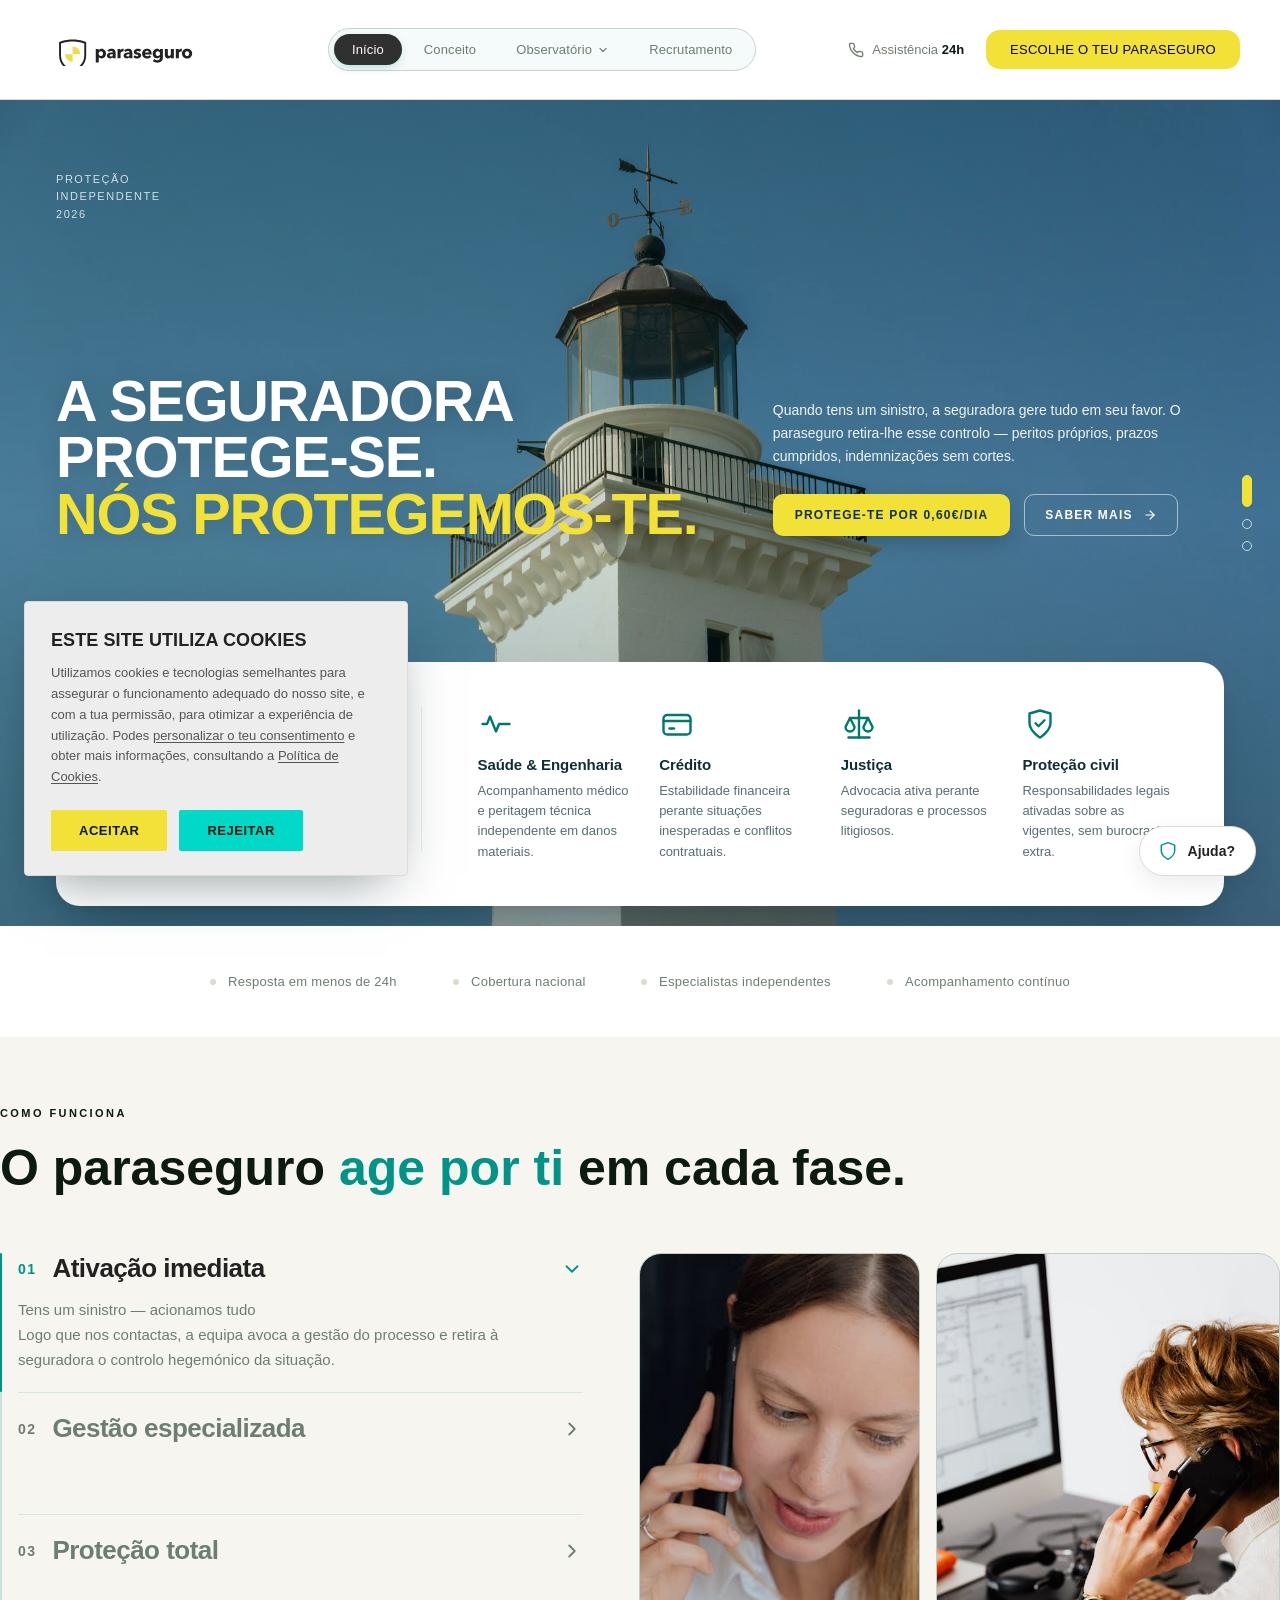
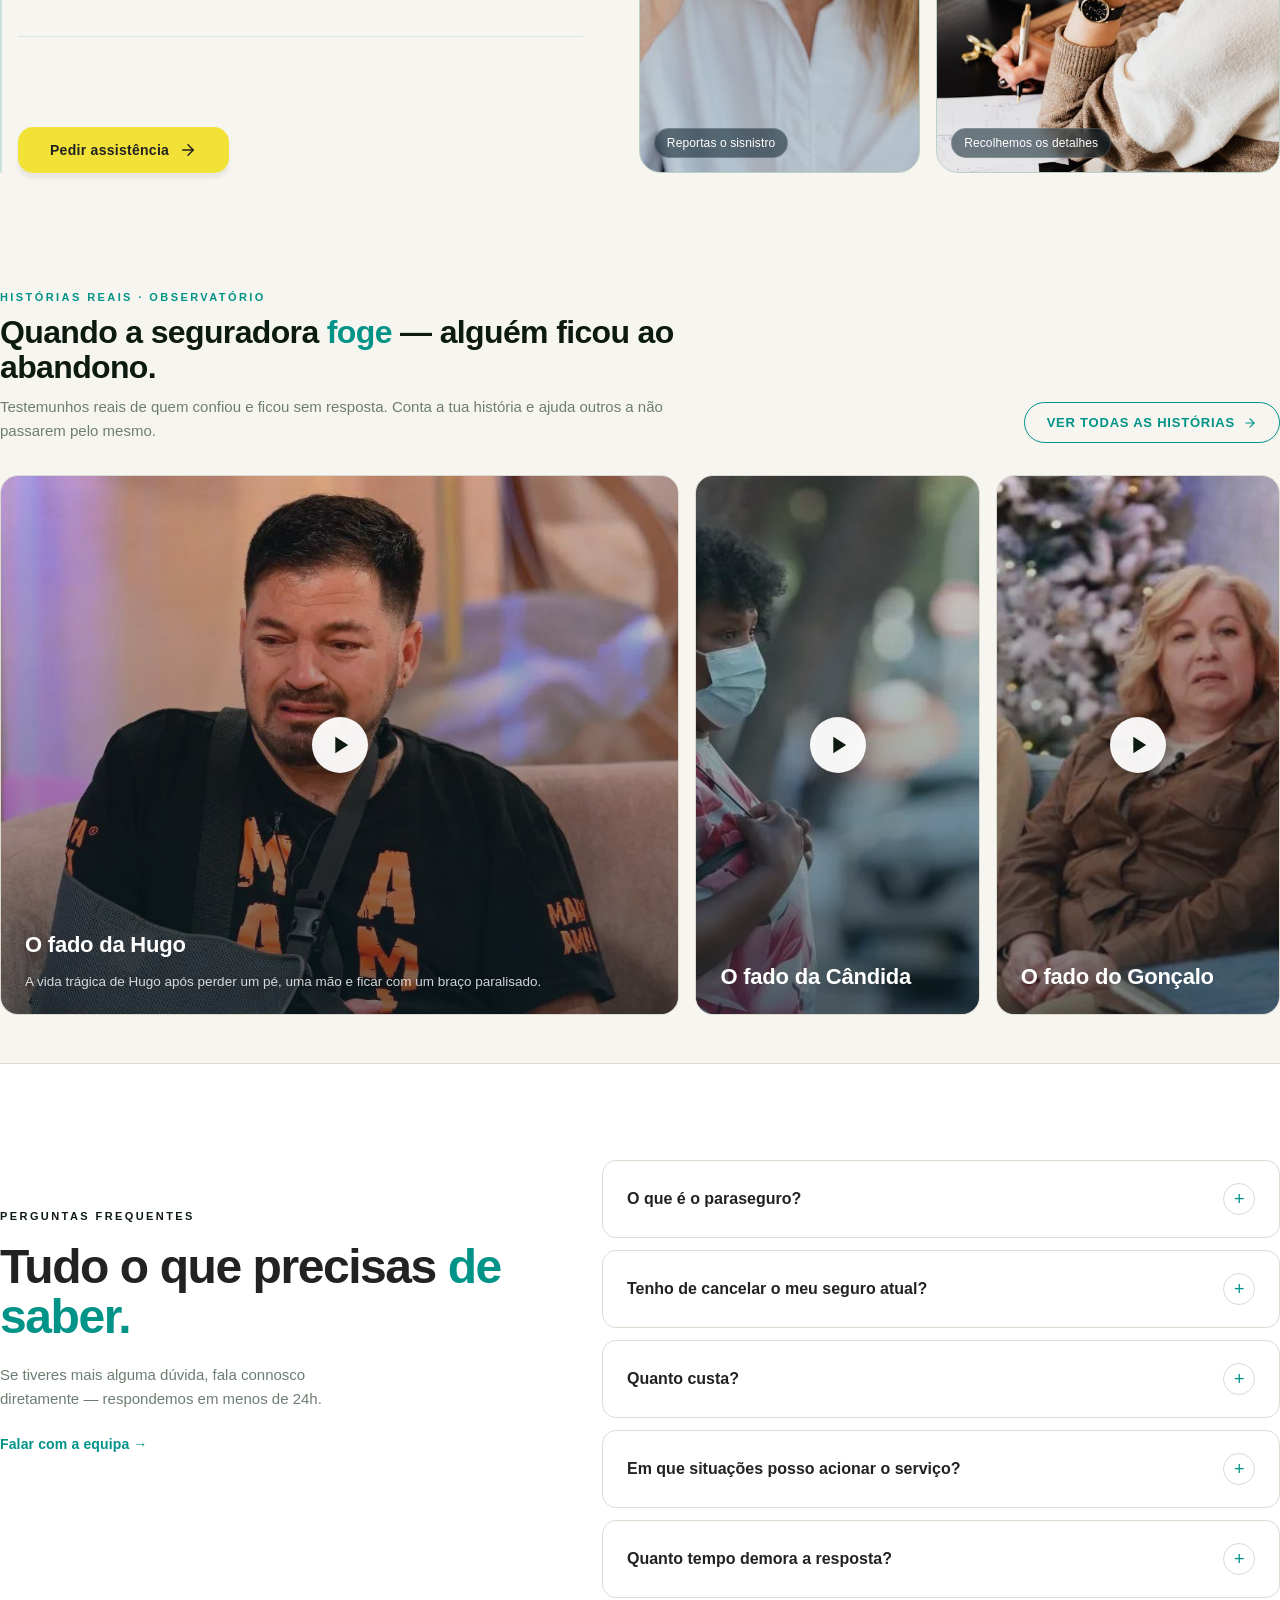
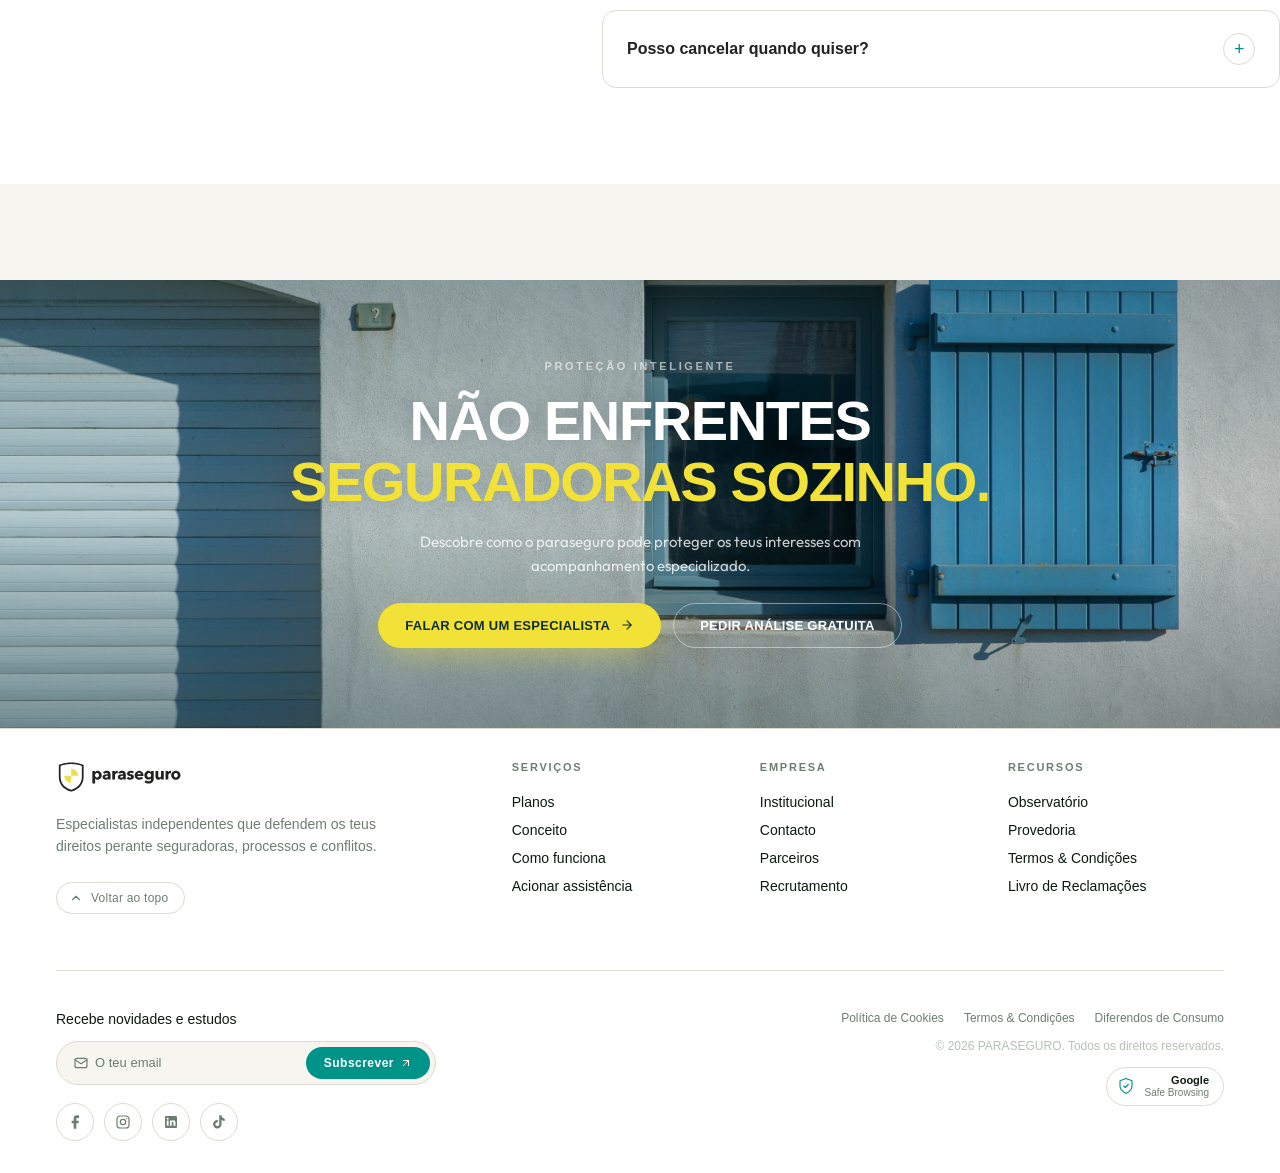
<file: index.html>
<!DOCTYPE html>
<html lang="pt">

<head>
  <meta charset="UTF-8">
  <meta name="viewport" content="width=device-width, initial-scale=1">
  <title>Paraseguro</title>
  <link rel="preconnect" href="https://fonts.googleapis.com">
  <link rel="stylesheet" href="styles.css">
  <link
    href="https://fonts.googleapis.com/css2?family=Cormorant+Garamond:ital,wght@0,400;0,600;0,700;1,400;1,600&family=Outfit:wght@300;400;500;600;700&display=swap"
    rel="stylesheet">
</head>

<body>
  <!-- Componentes partilhados (ver components.js) -->
  <div id="scroll-shield-slot"></div>
  <div id="nav-slot"></div>

  <!-- ═══════ HERO ═══════ -->
  <section class="hero-alt" data-active-slide="0">
    <div class="hero-alt-bg" aria-hidden="true">
      <div class="hero-alt-slide is-active" data-slide="0" style="background-image:url('files/hero-slide-1.jpg')"></div>
      <div class="hero-alt-slide" data-slide="1" style="background-image:url('files/hero-slide-2.jpg')"></div>
      <div class="hero-alt-slide" data-slide="2" style="background-image:url('files/hero-slide-3.jpg')"></div>
    </div>
    <div class="hero-alt-overlay" aria-hidden="true"></div>
    <nav class="hero-alt-dots" aria-label="Navegação de imagens do destaque">
      <button class="hero-alt-dot is-active" type="button" data-go="0" aria-label="Ver imagem 1 de 3"
        aria-current="true"></button>
      <button class="hero-alt-dot" type="button" data-go="1" aria-label="Ver imagem 2 de 3"></button>
      <button class="hero-alt-dot" type="button" data-go="2" aria-label="Ver imagem 3 de 3"></button>
    </nav>

    <div class="hero-alt-inner max-w">
      <div class="hero-alt-top">
        <div class="hero-alt-eyebrow">
          <span>Proteção</span>
          <span>Independente</span>
          <span>2026</span>
        </div>
      </div>

      <div class="hero-alt-body">
        <h1 class="hero-alt-headline">
          <span>A SEGURADORA</span>
          <span>PROTEGE-SE.</span>
          <span class="hero-alt-headline-accent">NÓS PROTEGEMOS-TE.</span>
        </h1>
        <div class="hero-alt-left">
          <p class="hero-alt-desc">Quando tens um sinistro, a seguradora gere tudo em seu favor. O paraseguro retira-lhe
            esse controlo — peritos próprios, prazos cumpridos, indemnizações sem cortes.</p>
          <div class="hero-alt-actions">
            <a href="planos.html" class="hero-alt-cta hero-alt-cta--primary">
              <span>Protege-te por 0,60€/dia</span>
            </a>
            <a href="#comoFunciona" class="hero-alt-cta hero-alt-cta--ghost">
              <span>Saber mais</span>
              <svg viewBox="0 0 24 24" fill="none" stroke="currentColor" stroke-width="2" stroke-linecap="round"
                stroke-linejoin="round" aria-hidden="true">
                <line x1="5" y1="12" x2="19" y2="12" />
                <polyline points="12 5 19 12 12 19" />
              </svg>
            </a>
          </div>
        </div>
      </div>

      <div class="offer-card">
        <div class="offer-card-head">
          <div class="offer-card-eyebrow">OFERECEMOS</div>
          <h2 class="offer-card-title">Proteção especializada,<br>em todas as áreas críticas.</h2>
        </div>
        <div class="offer-card-grid">
          <article class="offer-item">
            <div class="offer-item-icon" aria-hidden="true">
              <svg viewBox="0 0 24 24" fill="none" stroke="currentColor" stroke-width="1.6" stroke-linecap="round"
                stroke-linejoin="round">
                <path d="M3 12h3l2-5 4 10 2-5h7" />
              </svg>
            </div>
            <h3 class="offer-item-title">Saúde & Engenharia</h3>
            <p class="offer-item-text">Acompanhamento médico e peritagem técnica independente em danos materiais.</p>
          </article>
          <article class="offer-item">
            <div class="offer-item-icon" aria-hidden="true">
              <svg viewBox="0 0 24 24" fill="none" stroke="currentColor" stroke-width="1.6" stroke-linecap="round"
                stroke-linejoin="round">
                <rect x="3" y="6" width="18" height="13" rx="2.5" />
                <path d="M3 10h18" />
                <path d="M7 15h3" />
              </svg>
            </div>
            <h3 class="offer-item-title">Crédito</h3>
            <p class="offer-item-text">Estabilidade financeira perante situações inesperadas e conflitos contratuais.
            </p>
          </article>
          <article class="offer-item">
            <div class="offer-item-icon" aria-hidden="true">
              <svg viewBox="0 0 24 24" fill="none" stroke="currentColor" stroke-width="1.6" stroke-linecap="round"
                stroke-linejoin="round">
                <path d="M12 3v18" />
                <path d="M5 21h14" />
                <path d="M6 8h12" />
                <path d="M6 8l-3 6a3 3 0 0 0 6 0z" />
                <path d="M18 8l-3 6a3 3 0 0 0 6 0z" />
              </svg>
            </div>
            <h3 class="offer-item-title">Justiça</h3>
            <p class="offer-item-text">Advocacia ativa perante seguradoras e processos litigiosos.</p>
          </article>
          <article class="offer-item">
            <div class="offer-item-icon" aria-hidden="true">
              <svg viewBox="0 0 24 24" fill="none" stroke="currentColor" stroke-width="1.6" stroke-linecap="round"
                stroke-linejoin="round">
                <path d="M12 21s-7-4-7-10V5l7-2 7 2v6c0 6-7 10-7 10z" />
                <path d="M9 11.5l2 2 4-4" />
              </svg>
            </div>
            <h3 class="offer-item-title">Proteção civil</h3>
            <p class="offer-item-text">Responsabilidades legais ativadas sobre as vigentes, sem burocracia extra.</p>
          </article>
        </div>
        <div class="offer-card-dots" role="tablist" aria-label="Navegar entre áreas"></div>
      </div>
    </div>
  </section>

  <!-- ═══════ LOGO BAR ═══════ -->
  <section class="logo-bar" aria-labelledby="logo-bar-heading">
    <h2 id="logo-bar-heading" class="sr-only">As nossas garantias</h2>
    <div class="logo-bar-inner max-w">
      <div class="logo-bar-list">
        <div class="logo-mark">
          <span>Resposta em menos de 24h</span>
        </div>
        <div class="logo-mark">
          <span>Cobertura nacional</span>
        </div>
        <div class="logo-mark">
          <span>Especialistas independentes</span>
        </div>
        <div class="logo-mark">
          <span>Acompanhamento contínuo</span>
        </div>
      </div>
    </div>
  </section>

  <!-- ═══════ COMO FUNCIONA ═══════ -->
  <section class="how" id="comoFunciona">
    <div class="how-inner max-w">
      <div class="section-eyebrow">COMO FUNCIONA</div>
      <h2 class="section-title">O paraseguro <em>age por ti</em> em cada fase.</h2>

      <div class="steps-interactive" data-active="0">
        <div class="steps-list">
          <div class="step-item is-active" role="button" tabindex="0" data-step="0" aria-expanded="true">
            <div class="step-item-head">
              <span class="step-item-num">01</span>
              <span class="step-item-title">Ativação imediata</span>
              <span class="step-item-chev" aria-hidden="true">
                <svg viewBox="0 0 24 24" fill="none" stroke="currentColor" stroke-width="2" stroke-linecap="round"
                  stroke-linejoin="round">
                  <polyline points="9 18 15 12 9 6" />
                </svg>
              </span>
            </div>
            <div class="step-item-body">
              <p>Tens um sinistro — acionamos tudo</p>
              <p>Logo que nos contactas, a equipa avoca a gestão do processo e retira à seguradora o controlo hegemónico
                da situação.</p>
            </div>
          </div>

          <div class="step-item" role="button" tabindex="0" data-step="1" aria-expanded="false">
            <div class="step-item-head">
              <span class="step-item-num">02</span>
              <span class="step-item-title">Gestão especializada</span>
              <span class="step-item-chev" aria-hidden="true">
                <svg viewBox="0 0 24 24" fill="none" stroke="currentColor" stroke-width="2" stroke-linecap="round"
                  stroke-linejoin="round">
                  <polyline points="9 18 15 12 9 6" />
                </svg>
              </span>
            </div>
            <div class="step-item-body">
              <p>Profissionais tratam de tudo por ti</p>
              <p>Saúde, engenharia, crédito, justiça — cada área tem especialistas a trabalhar exclusivamente no teu
                interesse.</p>
            </div>
          </div>

          <div class="step-item" role="button" tabindex="0" data-step="2" aria-expanded="false">
            <div class="step-item-head">
              <span class="step-item-num">03</span>
              <span class="step-item-title">Proteção total</span>
              <span class="step-item-chev" aria-hidden="true">
                <svg viewBox="0 0 24 24" fill="none" stroke="currentColor" stroke-width="2" stroke-linecap="round"
                  stroke-linejoin="round">
                  <polyline points="9 18 15 12 9 6" />
                </svg>
              </span>
            </div>
            <div class="step-item-body">
              <p>Não perdes aquilo a que tens direito</p>
              <p>Proteção civil automática sobre responsabilidades vigentes. Ninguém te pode privar de nada
                arbitrariamente.</p>
            </div>
          </div>

          <div class="steps-cta">
            <a href="#" class="btn-yellow steps-cta-btn">
              Pedir assistência
              <svg viewBox="0 0 24 24" fill="none" stroke="currentColor" stroke-width="2" stroke-linecap="round"
                stroke-linejoin="round" aria-hidden="true">
                <line x1="5" y1="12" x2="19" y2="12" />
                <polyline points="12 5 19 12 12 19" />
              </svg>
            </a>
          </div>
        </div>

        <div class="steps-media">
          <div class="step-media is-active" data-step="0">
            <div class="step-media-img step-media-img--tall" style="background-image:url('files/step1-tall.jpeg')"
              role="img" aria-label="Pessoa a fazer uma chamada">
              <span class="step-media-caption">Reportas o sisnistro</span>
            </div>
            <div class="step-media-img step-media-img--wide" style="background-image:url('files/step1-wide.jpeg')"
              role="img" aria-label="Cliente em contacto telefónico e a tomar notas">
              <span class="step-media-caption">Recolhemos os detalhes</span>
            </div>
          </div>
          <div class="step-media" data-step="1">
            <div class="step-media-img step-media-img--tall" style="background-image:url('files/step2-tall.jpeg')"
              role="img" aria-label="Mãos a assinar um documento">
              <span class="step-media-caption">Avocamos o processo</span>
            </div>
            <div class="step-media-img step-media-img--wide" style="background-image:url('files/step2-wide.jpeg')"
              role="img" aria-label="Equipa de especialistas em reunião">
              <span class="step-media-caption">A equipa age por ti</span>
            </div>
          </div>
          <div class="step-media" data-step="2">
            <div class="step-media-img step-media-img--tall" style="background-image:url('files/step3-tall.jpeg')"
              role="img" aria-label="Família abraçada">
              <span class="step-media-caption">Família protegida</span>
            </div>
            <div class="step-media-img step-media-img--wide" style="background-image:url('files/step3-wide.jpeg')"
              role="img" aria-label="Família tranquila e protegida em casa">
              <span class="step-media-caption">Voltas à tua vida</span>
            </div>
          </div>
        </div>
      </div>
    </div>
  </section>

  <!-- ═══════ HISTÓRIAS DESTACADAS (teaser do Observatório) ═══════ -->
  <section class="home-stories max-w">
    <div class="home-stories-head">
      <div class="home-stories-text">
        <div class="section-eyebrow home-stories-eyebrow">HISTÓRIAS REAIS · OBSERVATÓRIO</div>
        <h2 class="home-stories-title">Quando a seguradora <em>foge</em> — alguém ficou ao abandono.</h2>
        <p class="home-stories-lead">Testemunhos reais de quem confiou e ficou sem resposta. Conta a tua história e
          ajuda outros a não passarem pelo mesmo.</p>
      </div>
      <a href="observatorio.html#historias" class="home-stories-link">
        <span>Ver todas as histórias</span>
        <svg viewBox="0 0 24 24" fill="none" stroke="currentColor" stroke-width="2" stroke-linecap="round"
          stroke-linejoin="round" aria-hidden="true">
          <line x1="5" y1="12" x2="19" y2="12" />
          <polyline points="12 5 19 12 12 19" />
        </svg>
      </a>
    </div>

    <div class="home-stories-grid">
      <a href="https://tviplayer.iol.pt/programa/dois-as-10/5fe219a40cf2cc9de7ef9590/video/65b25cba0cf23250d71b6b81?t=1:11:10"
        target="_blank" class="story-card">
        <div class="story-card-media" style="background-image:url('files/fadodohugo.jpg')" role="img"
          aria-label="Testemunho da Cândida — sinistro de habitação">
          <div class="story-card-play" aria-hidden="true">
            <svg viewBox="0 0 24 24" fill="currentColor">
              <polygon points="8 5 19 12 8 19 8 5" />
            </svg>
          </div>
        </div>
        <h3 class="story-card-title">O fado da Hugo</h3>
        <p class="story-card-text">A vida trágica de Hugo após perder um pé, uma mão e ficar com um braço paralisado.
        </p>
      </a>
      <a href="https://tviplayer.iol.pt/programa/acontece-aos-melhores/604661fd0cf2b0de20234e4e/video/61520f350cf246344ebd9101"
        target="_blank" class="story-card">
        <div class="story-card-media" style="background-image:url('files/fadodaCandida.jpg')" role="img"
          aria-label="Testemunho do Miguel — acidente automóvel">
          <div class="story-card-play" aria-hidden="true">
            <svg viewBox="0 0 24 24" fill="currentColor">
              <polygon points="8 5 19 12 8 19 8 5" />
            </svg>
          </div>
        </div>
        <h3 class="story-card-title">O fado da Cândida</h3>
        <p class="story-card-text">Cândida foi vítima de um acidente mas não recebeu indemnização da Soflusa.</p>
      </a>
      <a href="https://tvi.iol.pt/videos/goucha-a-luta-dos-pais-pela-sobrevivencia-do-filho-apos-tragico-acidente/6581e9a30cf265bc968e2d1e"
        target="_blank" class="story-card">
        <div class="story-card-media" style="background-image:url('files/fadodoGoncalo.jpg')" role="img"
          aria-label="Testemunho do Miguel — acidente automóvel">
          <div class="story-card-play" aria-hidden="true">
            <svg viewBox="0 0 24 24" fill="currentColor">
              <polygon points="8 5 19 12 8 19 8 5" />
            </svg>
          </div>
        </div>
        <h3 class="story-card-title">O fado do Gonçalo</h3>
        <p class="story-card-text">A luta dos pais pela sobrevivência do filho após trágico acidente.</p>
      </a>
    </div>
  </section>

  <!-- ═══════ FAQ ═══════ -->
  <section class="faq">
    <div class="faq-inner max-w">
      <div class="faq-aside">
        <div class="section-eyebrow">PERGUNTAS FREQUENTES</div>
        <h2 class="faq-title">Tudo o que precisas <em>de saber.</em></h2>
        <p class="faq-body">Se tiveres mais alguma dúvida, fala connosco diretamente — respondemos em menos de 24h.</p>
        <a href="#" class="faq-link">Falar com a equipa →</a>
      </div>
      <div class="faq-list">
        <details class="faq-item">
          <summary class="faq-question">
            <span>O que é o paraseguro?</span>
            <span class="faq-icon" aria-hidden="true">+</span>
          </summary>
          <div class="faq-answer">
            <p>O paraseguro é um serviço de proteção independente que avoca a gestão dos teus sinistros perante as
              seguradoras. Não somos uma seguradora — somos a equipa que trabalha exclusivamente do teu lado para
              garantir
              que recebes aquilo a que tens direito.</p>
          </div>
        </details>
        <details class="faq-item">
          <summary class="faq-question">
            <span>Tenho de cancelar o meu seguro atual?</span>
            <span class="faq-icon" aria-hidden="true">+</span>
          </summary>
          <div class="faq-answer">
            <p>Não. O paraseguro funciona <strong>em paralelo</strong> com a tua seguradora. Manténs todas as coberturas
              que já tens — nós entramos quando precisas de alguém a defender os teus interesses no processo de
              sinistro.
            </p>
          </div>
        </details>
        <details class="faq-item">
          <summary class="faq-question">
            <span>Quanto custa?</span>
            <span class="faq-icon" aria-hidden="true">+</span>
          </summary>
          <div class="faq-answer">
            <p>A partir de <strong>0,60€/dia</strong>. O preço final depende do plano que escolheres e do número de
              pessoas
              cobertas. Filhos e dependentes entram sem pagar nada nos planos familiares.</p>
            <a href="planos.html" class="faq-inline-link">Ver planos e simular preço →</a>
          </div>
        </details>
        <details class="faq-item">
          <summary class="faq-question">
            <span>Em que situações posso acionar o serviço?</span>
            <span class="faq-icon" aria-hidden="true">+</span>
          </summary>
          <div class="faq-answer">
            <p>Em qualquer sinistro que envolva uma seguradora: saúde, automóvel, habitação, crédito, responsabilidade
              civil, justiça. Basta contactar-nos e a equipa avoca de imediato a gestão do processo.</p>
          </div>
        </details>
        <details class="faq-item">
          <summary class="faq-question">
            <span>Quanto tempo demora a resposta?</span>
            <span class="faq-icon" aria-hidden="true">+</span>
          </summary>
          <div class="faq-answer">
            <p>Tempo médio de resposta inferior a 24h. A linha de assistência funciona 24/7 para ativação imediata em
              situações urgentes.</p>
          </div>
        </details>
        <details class="faq-item">
          <summary class="faq-question">
            <span>Posso cancelar quando quiser?</span>
            <span class="faq-icon" aria-hidden="true">+</span>
          </summary>
          <div class="faq-answer">
            <p>Sim. Sem permanência e sem custos de cancelamento. Cancelas online a qualquer momento e manténs a
              proteção
              até ao final do período já pago.</p>
          </div>
        </details>
      </div>
    </div>
  </section>

  <!-- ═══════ CTA FINAL ═══════ -->
  <section class="hero-cta">
    <div class="hero-cta-bg" aria-hidden="true" style="background-image:url('files/cta-final-bg.jpg')"></div>
    <div class="hero-cta-overlay" aria-hidden="true"></div>
    <div class="hero-cta-inner">
      <div class="hero-cta-eyebrow">PROTEÇÃO INTELIGENTE</div>
      <h2 class="hero-cta-title">
        <span>NÃO ENFRENTES</span>
        <span class="hero-cta-title-accent">SEGURADORAS SOZINHO.</span>
      </h2>
      <p class="hero-cta-sub">Descobre como o paraseguro pode proteger os teus interesses com acompanhamento
        especializado.</p>
      <div class="hero-cta-actions">
        <a href="planos.html" class="hero-cta-btn hero-cta-btn--primary">
          <span>Falar com um especialista</span>
          <svg viewBox="0 0 24 24" fill="none" stroke="currentColor" stroke-width="2" stroke-linecap="round"
            stroke-linejoin="round" aria-hidden="true">
            <line x1="5" y1="12" x2="19" y2="12" />
            <polyline points="12 5 19 12 12 19" />
          </svg>
        </a>
        <a href="contacto.html" class="hero-cta-btn hero-cta-btn--ghost">
          <span>Pedir análise gratuita</span>
        </a>
      </div>
    </div>
  </section>

  <!-- Componentes partilhados -->
  <div id="footer-slot"></div>
  <div id="chat-slot"></div>

  <script src="components.js?v=14" defer></script>
  <script src="index.js?v=14" defer></script>
</body>

</html>
</file>
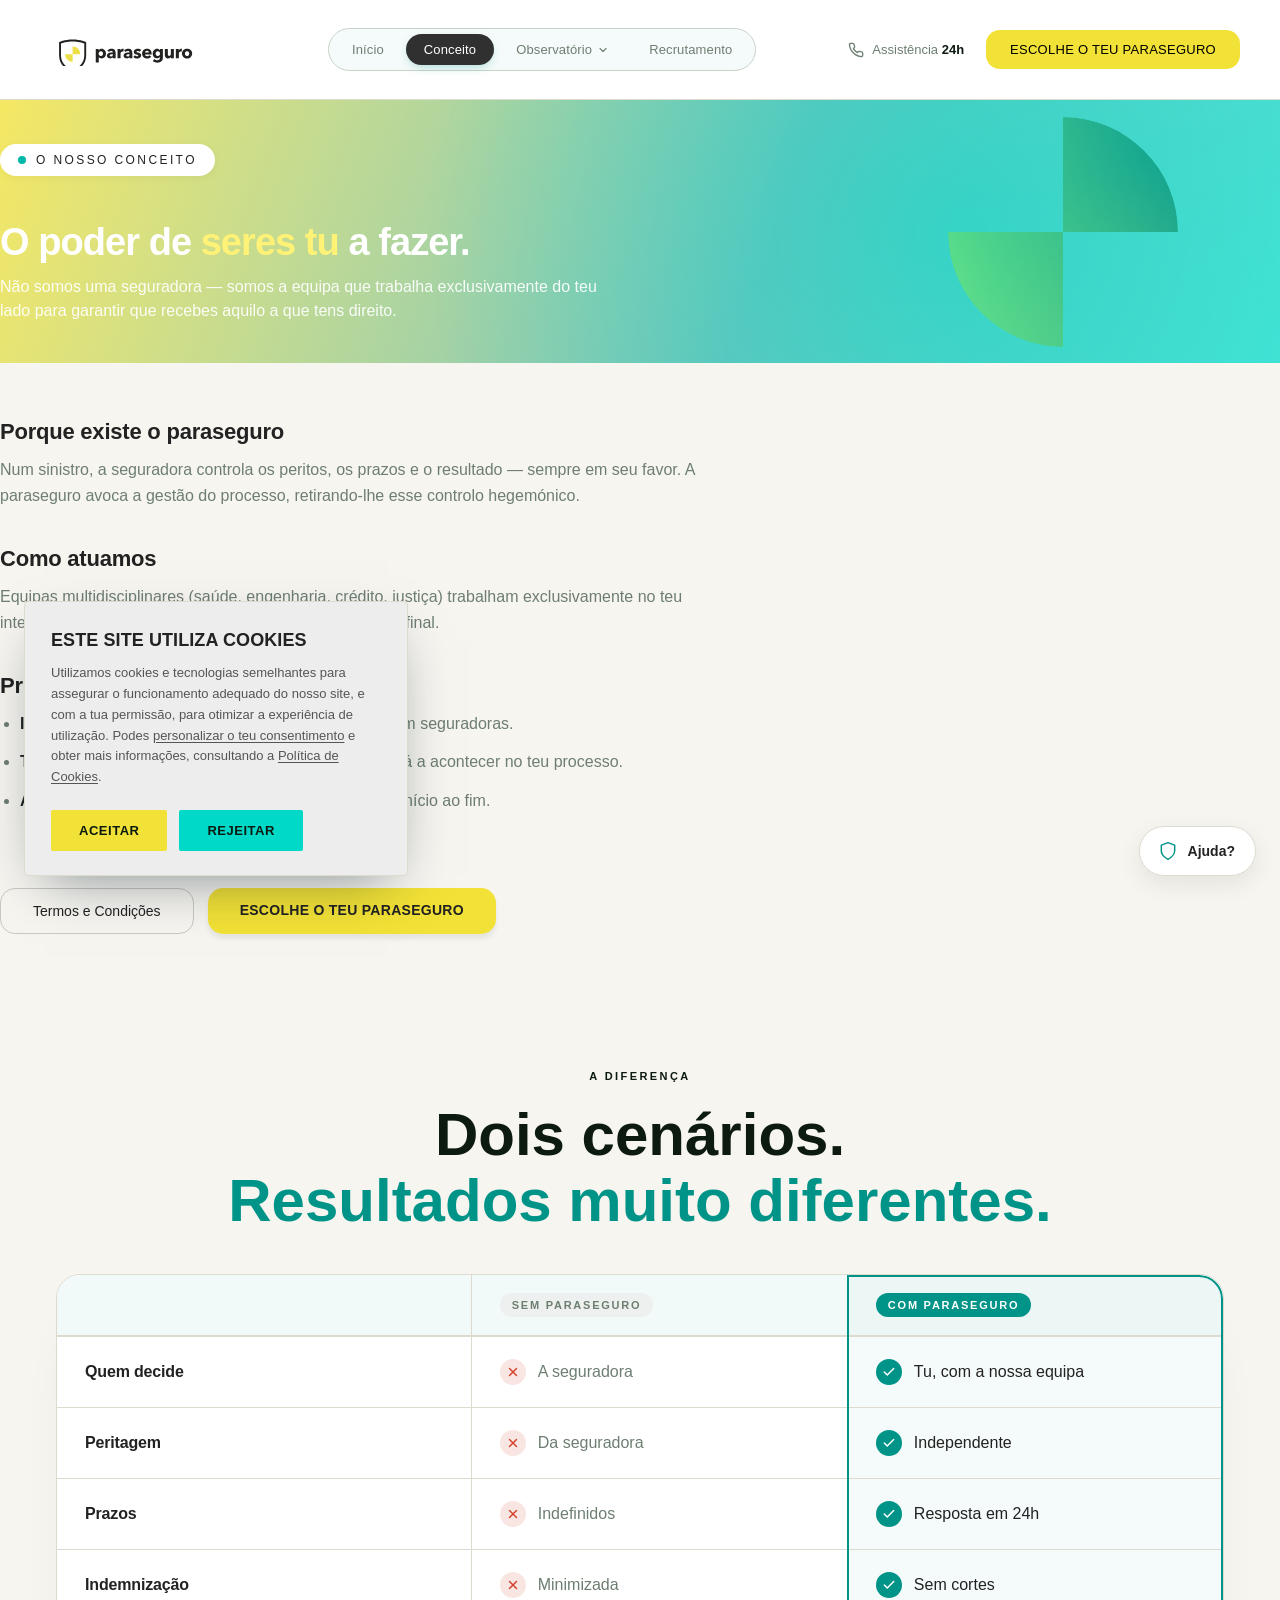
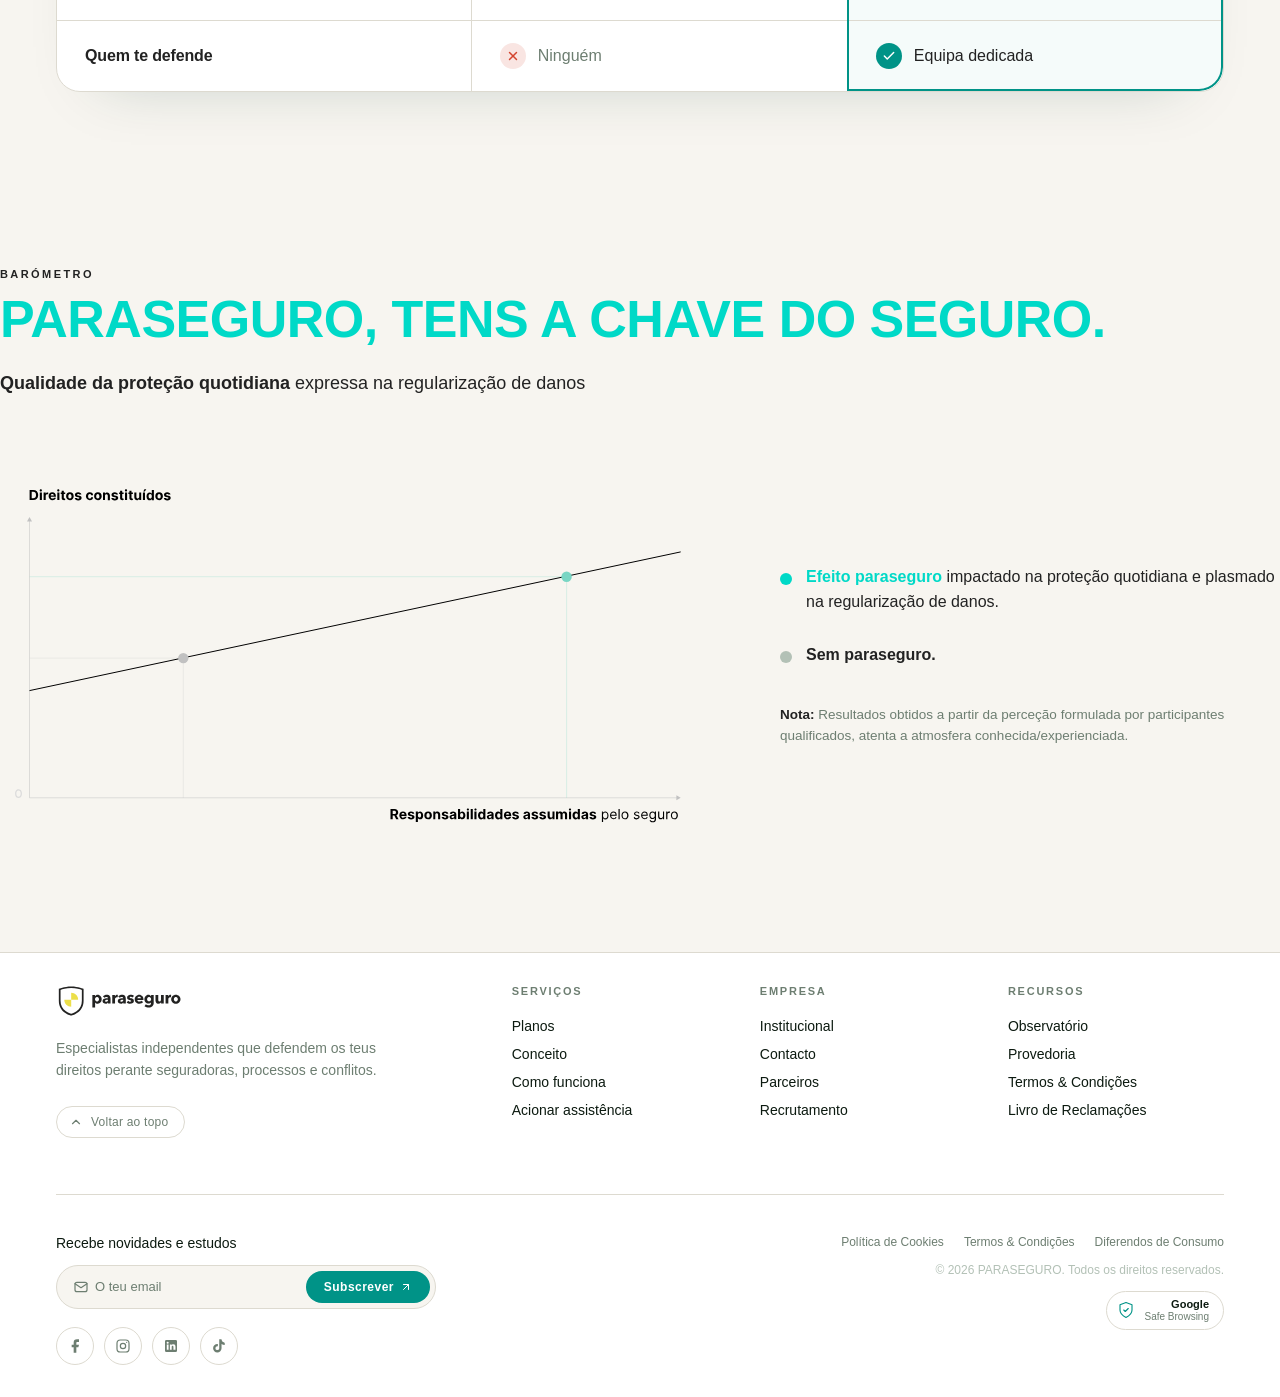
<file: conceito.html>
<!DOCTYPE html>
<html lang="pt">

<head>
  <meta charset="UTF-8">
  <meta name="viewport" content="width=device-width, initial-scale=1">
  <title>Paraseguro — Conceito</title>
  <link rel="preconnect" href="https://fonts.googleapis.com">
  <link rel="stylesheet" href="styles.css">
  <link
    href="https://fonts.googleapis.com/css2?family=Cormorant+Garamond:ital,wght@0,400;0,600;0,700;1,400;1,600&family=Outfit:wght@300;400;500;600;700&display=swap"
    rel="stylesheet">
</head>

<body>

  <!-- Componentes partilhados (ver components.js) -->
  <div id="scroll-shield-slot"></div>
  <div id="nav-slot"></div>

  <main>
    <section class="page-hero">
      <div class="page-hero-inner max-w">
        <div class="hero-eyebrow">
          <div class="hero-eyebrow-dot"></div>
          <span>O nosso conceito</span>
        </div>
        <h1 class="page-hero-title">O poder de <em>seres tu </em>a fazer.</h1>
        <p class="page-hero-sub">Não somos uma seguradora — somos a equipa que trabalha exclusivamente do teu lado para
          garantir que recebes aquilo a que tens direito.</p>
      </div>
    </section>

    <section class="page-content max-w">
      <article class="page-prose">
        <h2>Porque existe o paraseguro</h2>
        <p>Num sinistro, a seguradora controla os peritos, os prazos e o resultado — sempre em seu favor. A paraseguro
          avoca a gestão do processo, retirando-lhe esse controlo hegemónico.</p>

        <h2>Como atuamos</h2>
        <p>Equipas multidisciplinares (saúde, engenharia, crédito, justiça) trabalham exclusivamente no teu interesse,
          desde o primeiro contacto até à indemnização final.</p>

        <h2>Princípios</h2>
        <ul>
          <li><strong>Independência total</strong> — zero conflitos de interesse com seguradoras.</li>
          <li><strong>Transparência</strong> — sabes em cada momento o que está a acontecer no teu processo.</li>
          <li><strong>Acompanhamento humano</strong> — uma pessoa real, do início ao fim.</li>
        </ul>

        <p class="page-lead">Conhece os <a href="planos.html">planos disponíveis</a> ou <a href="contacto.html">fala com
            a equipa</a>.</p>

        <div class="page-actions">
          <a href="termos-condicoes.html" class="btn-ghost">Termos e Condições</a>
          <a href="planos.html" class="btn-yellow">ESCOLHE O TEU PARASEGURO</a>
        </div>
      </article>
    </section>

    <!-- ═══════ VERSUS — comparação prática ═══════ -->
    <section class="versus max-w">
      <div class="section-eyebrow">A DIFERENÇA</div>
      <h2 class="section-title">Dois cenários.<br> <em>Resultados muito diferentes.</em></h2>

      <div class="vs-compare">
        <div class="vs-head">
          <div class="vs-head-cell vs-head-cell--label" aria-hidden="true"></div>
          <div class="vs-head-cell vs-head-cell--bad">
            <span class="vs-pill vs-pill--bad">Sem paraseguro</span>
          </div>
          <div class="vs-head-cell vs-head-cell--good">
            <span class="vs-pill vs-pill--good">Com paraseguro</span>
          </div>
        </div>

        <div class="vs-row">
          <div class="vs-label">Quem decide</div>
          <div class="vs-side vs-side--bad">
            <span class="vs-mark vs-mark--x" aria-hidden="true">
              <svg viewBox="0 0 24 24" fill="none" stroke="currentColor" stroke-width="2.5" stroke-linecap="round">
                <line x1="18" y1="6" x2="6" y2="18" />
                <line x1="6" y1="6" x2="18" y2="18" />
              </svg>
            </span>
            <span>A seguradora</span>
          </div>
          <div class="vs-side vs-side--good">
            <span class="vs-mark vs-mark--v" aria-hidden="true">
              <svg viewBox="0 0 24 24" fill="none" stroke="currentColor" stroke-width="2.5" stroke-linecap="round"
                stroke-linejoin="round">
                <polyline points="20 6 9 17 4 12" />
              </svg>
            </span>
            <span>Tu, com a nossa equipa</span>
          </div>
        </div>

        <div class="vs-row">
          <div class="vs-label">Peritagem</div>
          <div class="vs-side vs-side--bad">
            <span class="vs-mark vs-mark--x" aria-hidden="true">
              <svg viewBox="0 0 24 24" fill="none" stroke="currentColor" stroke-width="2.5" stroke-linecap="round">
                <line x1="18" y1="6" x2="6" y2="18" />
                <line x1="6" y1="6" x2="18" y2="18" />
              </svg>
            </span>
            <span>Da seguradora</span>
          </div>
          <div class="vs-side vs-side--good">
            <span class="vs-mark vs-mark--v" aria-hidden="true">
              <svg viewBox="0 0 24 24" fill="none" stroke="currentColor" stroke-width="2.5" stroke-linecap="round"
                stroke-linejoin="round">
                <polyline points="20 6 9 17 4 12" />
              </svg>
            </span>
            <span>Independente</span>
          </div>
        </div>

        <div class="vs-row">
          <div class="vs-label">Prazos</div>
          <div class="vs-side vs-side--bad">
            <span class="vs-mark vs-mark--x" aria-hidden="true">
              <svg viewBox="0 0 24 24" fill="none" stroke="currentColor" stroke-width="2.5" stroke-linecap="round">
                <line x1="18" y1="6" x2="6" y2="18" />
                <line x1="6" y1="6" x2="18" y2="18" />
              </svg>
            </span>
            <span>Indefinidos</span>
          </div>
          <div class="vs-side vs-side--good">
            <span class="vs-mark vs-mark--v" aria-hidden="true">
              <svg viewBox="0 0 24 24" fill="none" stroke="currentColor" stroke-width="2.5" stroke-linecap="round"
                stroke-linejoin="round">
                <polyline points="20 6 9 17 4 12" />
              </svg>
            </span>
            <span>Resposta em 24h</span>
          </div>
        </div>

        <div class="vs-row">
          <div class="vs-label">Indemnização</div>
          <div class="vs-side vs-side--bad">
            <span class="vs-mark vs-mark--x" aria-hidden="true">
              <svg viewBox="0 0 24 24" fill="none" stroke="currentColor" stroke-width="2.5" stroke-linecap="round">
                <line x1="18" y1="6" x2="6" y2="18" />
                <line x1="6" y1="6" x2="18" y2="18" />
              </svg>
            </span>
            <span>Minimizada</span>
          </div>
          <div class="vs-side vs-side--good">
            <span class="vs-mark vs-mark--v" aria-hidden="true">
              <svg viewBox="0 0 24 24" fill="none" stroke="currentColor" stroke-width="2.5" stroke-linecap="round"
                stroke-linejoin="round">
                <polyline points="20 6 9 17 4 12" />
              </svg>
            </span>
            <span>Sem cortes</span>
          </div>
        </div>

        <div class="vs-row">
          <div class="vs-label">Quem te defende</div>
          <div class="vs-side vs-side--bad">
            <span class="vs-mark vs-mark--x" aria-hidden="true">
              <svg viewBox="0 0 24 24" fill="none" stroke="currentColor" stroke-width="2.5" stroke-linecap="round">
                <line x1="18" y1="6" x2="6" y2="18" />
                <line x1="6" y1="6" x2="18" y2="18" />
              </svg>
            </span>
            <span>Ninguém</span>
          </div>
          <div class="vs-side vs-side--good">
            <span class="vs-mark vs-mark--v" aria-hidden="true">
              <svg viewBox="0 0 24 24" fill="none" stroke="currentColor" stroke-width="2.5" stroke-linecap="round"
                stroke-linejoin="round">
                <polyline points="20 6 9 17 4 12" />
              </svg>
            </span>
            <span>Equipa dedicada</span>
          </div>
        </div>
      </div>
    </section>

    <section class="barometro max-w">
      <div class="section-eyebrow">BARÓMETRO</div>
      <h2 class="barometro-title">PARASEGURO, TENS A CHAVE DO SEGURO.</h2>
      <p class="barometro-sub"><strong>Qualidade da proteção quotidiana</strong> expressa na regularização de danos</p>

      <div class="barometro-grid">
        <figure class="barometro-chart">
          <img src="files/grafico_2.svg" alt="Gráfico comparativo: efeito paraseguro vs sem paraseguro">
        </figure>
        <div class="barometro-legend">
          <div class="barometro-legend-item">
            <span class="barometro-dot barometro-dot--cyan" aria-hidden="true"></span>
            <p><strong class="barometro-cyan">Efeito paraseguro</strong> impactado na proteção quotidiana e plasmado na
              regularização de danos.</p>
          </div>
          <div class="barometro-legend-item">
            <span class="barometro-dot barometro-dot--grey" aria-hidden="true"></span>
            <p><strong>Sem paraseguro.</strong></p>
          </div>
          <p class="barometro-note"><strong>Nota:</strong> Resultados obtidos a partir da perceção formulada por
            participantes qualificados, atenta a atmosfera conhecida/experienciada.</p>
        </div>
      </div>
    </section>
  </main>

  <!-- Componentes partilhados -->
  <div id="footer-slot"></div>
  <div id="chat-slot"></div>

  <script src="components.js?v=9" defer></script>
  <script src="index.js?v=9" defer></script>
</body>

</html>
</file>
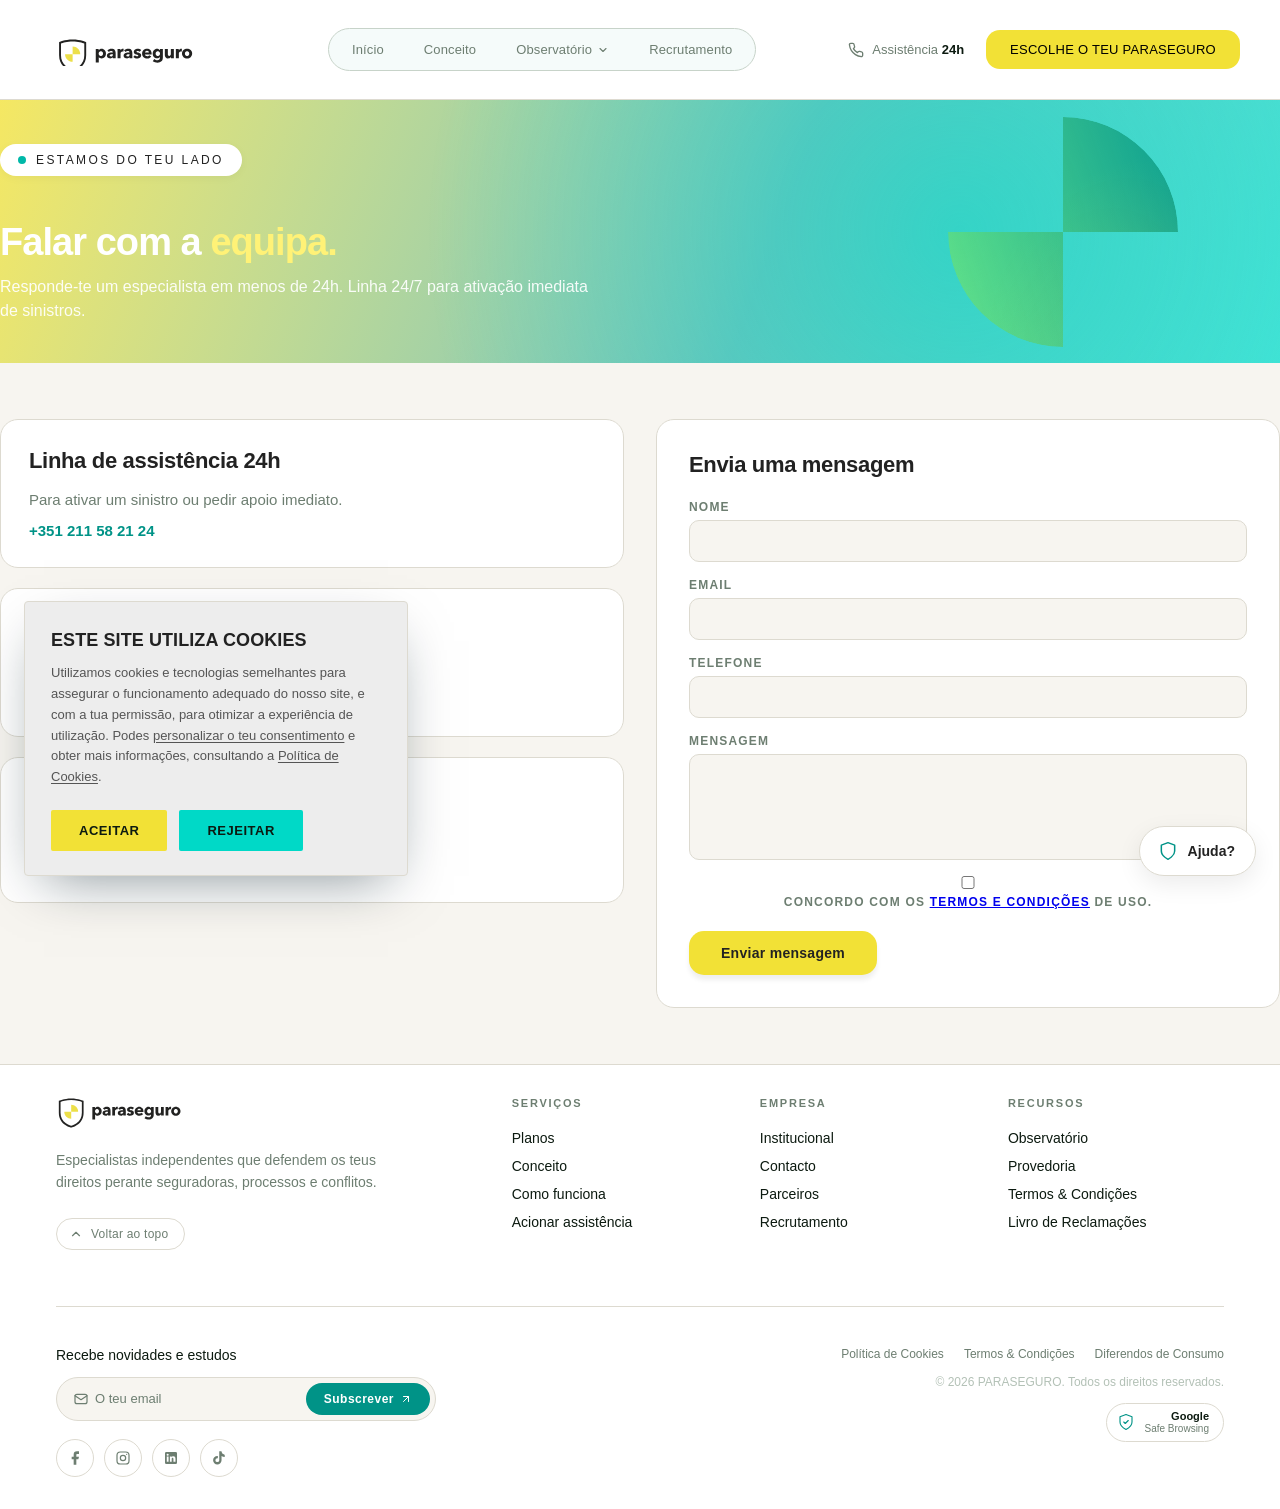
<file: contacto.html>
<!DOCTYPE html>
<html lang="pt">

<head>
  <meta charset="UTF-8">
  <meta name="viewport" content="width=device-width, initial-scale=1">
  <title>Paraseguro — Contacto</title>
  <link rel="preconnect" href="https://fonts.googleapis.com">
  <link rel="stylesheet" href="styles.css">
  <link
    href="https://fonts.googleapis.com/css2?family=Cormorant+Garamond:ital,wght@0,400;0,600;0,700;1,400;1,600&family=Outfit:wght@300;400;500;600;700&display=swap"
    rel="stylesheet">
</head>

<body>

  <!-- Componentes partilhados (ver components.js) -->
  <div id="scroll-shield-slot"></div>
  <div id="nav-slot"></div>

  <main>
    <section class="page-hero">
      <div class="page-hero-inner max-w">
        <div class="hero-eyebrow">
          <div class="hero-eyebrow-dot"></div>
          <span>Estamos do teu lado</span>
        </div>
        <h1 class="page-hero-title">Falar com a <em>equipa.</em></h1>
        <p class="page-hero-sub">Responde-te um especialista em menos de 24h. Linha 24/7 para ativação imediata de
          sinistros.</p>
      </div>
    </section>

    <section class="page-content max-w">
      <div class="contacto-layout">
        <div class="contacto-cards">
          <article class="page-card">
            <h2>Linha de assistência 24h</h2>
            <p class="page-lead">Para ativar um sinistro ou pedir apoio imediato.</p>
            <a href="tel:+211 58 21 24" class="page-link">+351 211 58 21 24</a>
          </article>
          <article class="page-card">
            <h2>Email comercial</h2>
            <p class="page-lead">Para dúvidas sobre planos, parcerias e propostas.</p>
            <a href="mailto:comercial@paraseguro.pt" class="page-link">comercial@paraseguro.pt</a>
          </article>
          <article class="page-card">
            <h2>Sede</h2>
            <p class="page-lead">Avenida D. João II, N.52, Piso 0 <br>
              Parque das Nações, 1990-096 Lisboa</p>
          </article>
        </div>

        <!-- Placeholder do formulário — substituir por integração real -->
        <form class="page-form">
          <h2>Envia uma mensagem</h2>
          <label><span>Nome</span><input type="text" required></label>
          <label><span>Email</span><input type="email" required></label>
          <label><span>Telefone</span><input type="tel"></label>
          <label><span>Mensagem</span><textarea rows="5" required></textarea></label>
          <label class="page-check">
            <input type="checkbox" required>
            <span>Concordo com os <a href="termos-condicoes.html">termos e condições</a> de uso.</span>
          </label>
          <button type="submit" class="btn-yellow">Enviar mensagem</button>
        </form>
      </div>
    </section>
  </main>

  <!-- Componentes partilhados -->
  <div id="footer-slot"></div>
  <div id="chat-slot"></div>

  <script src="components.js?v=9" defer></script>
  <script src="index.js?v=9" defer></script>
</body>

</html>
</file>
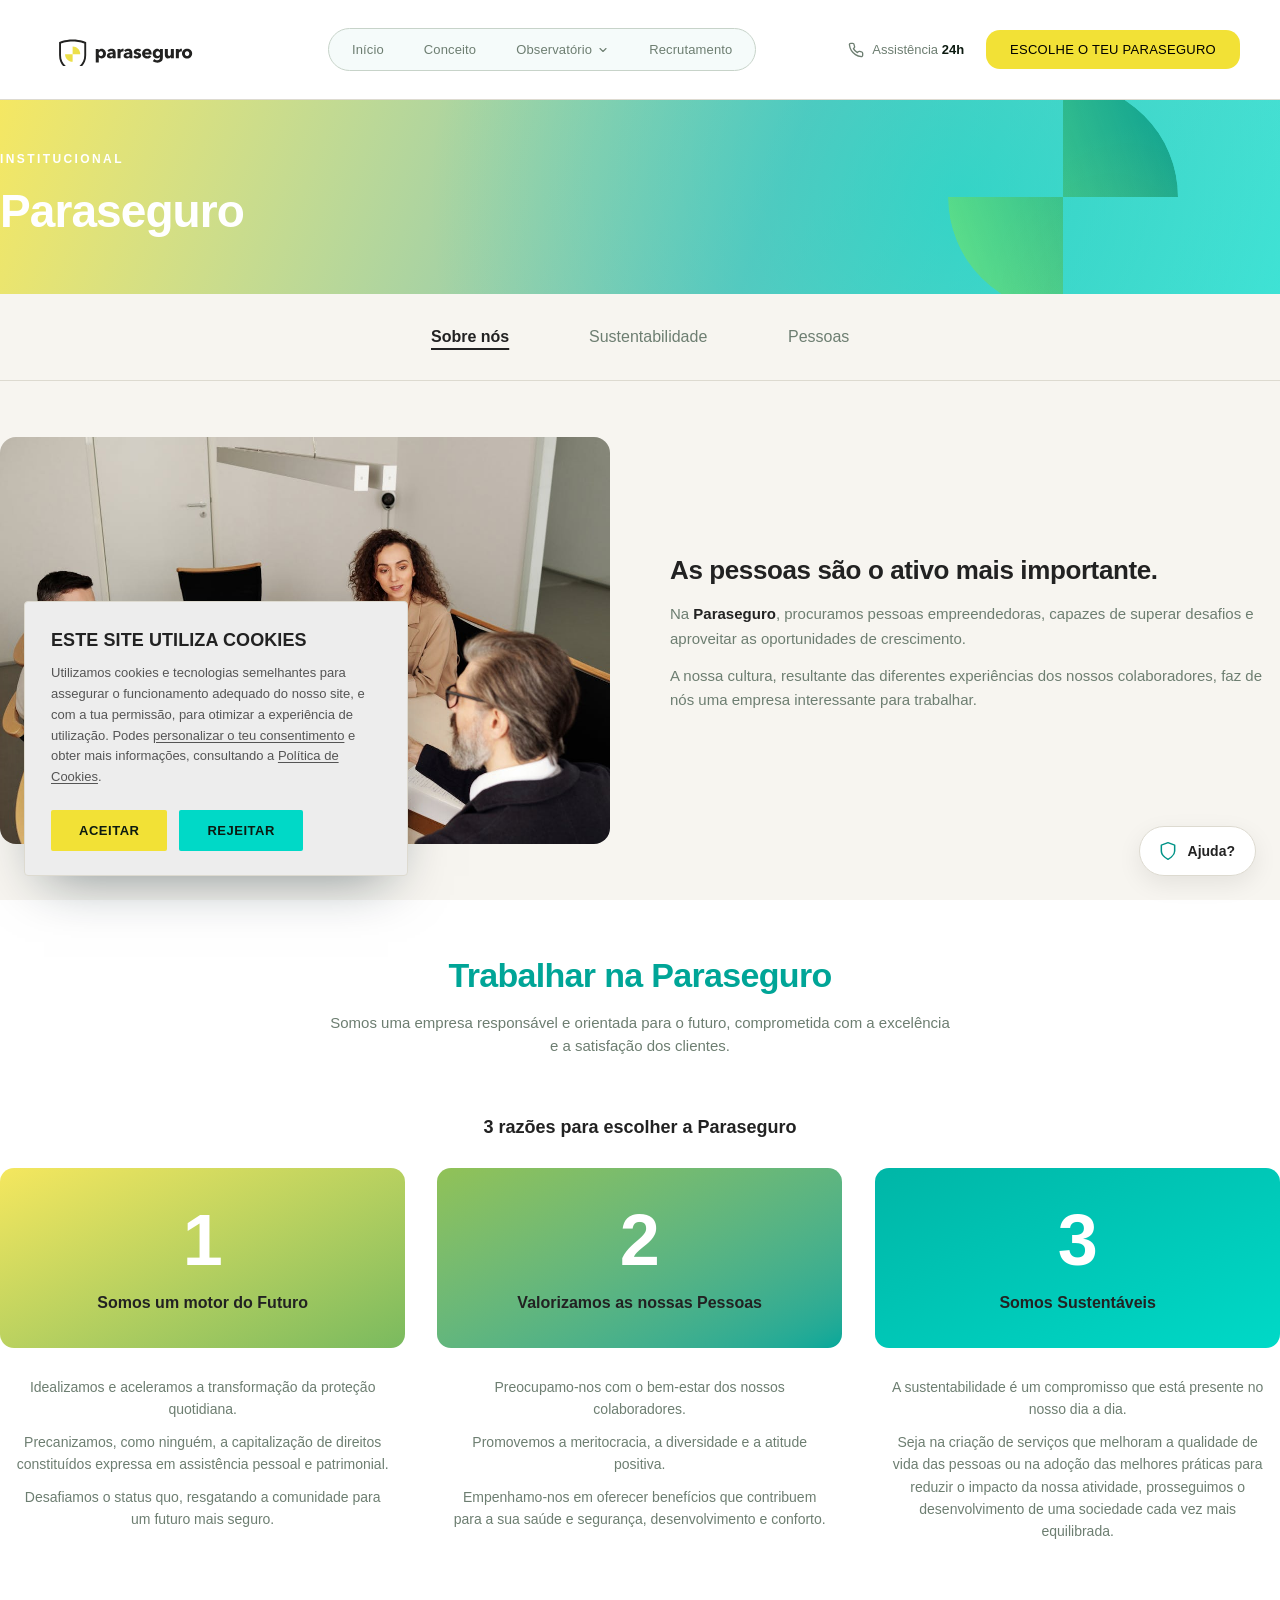
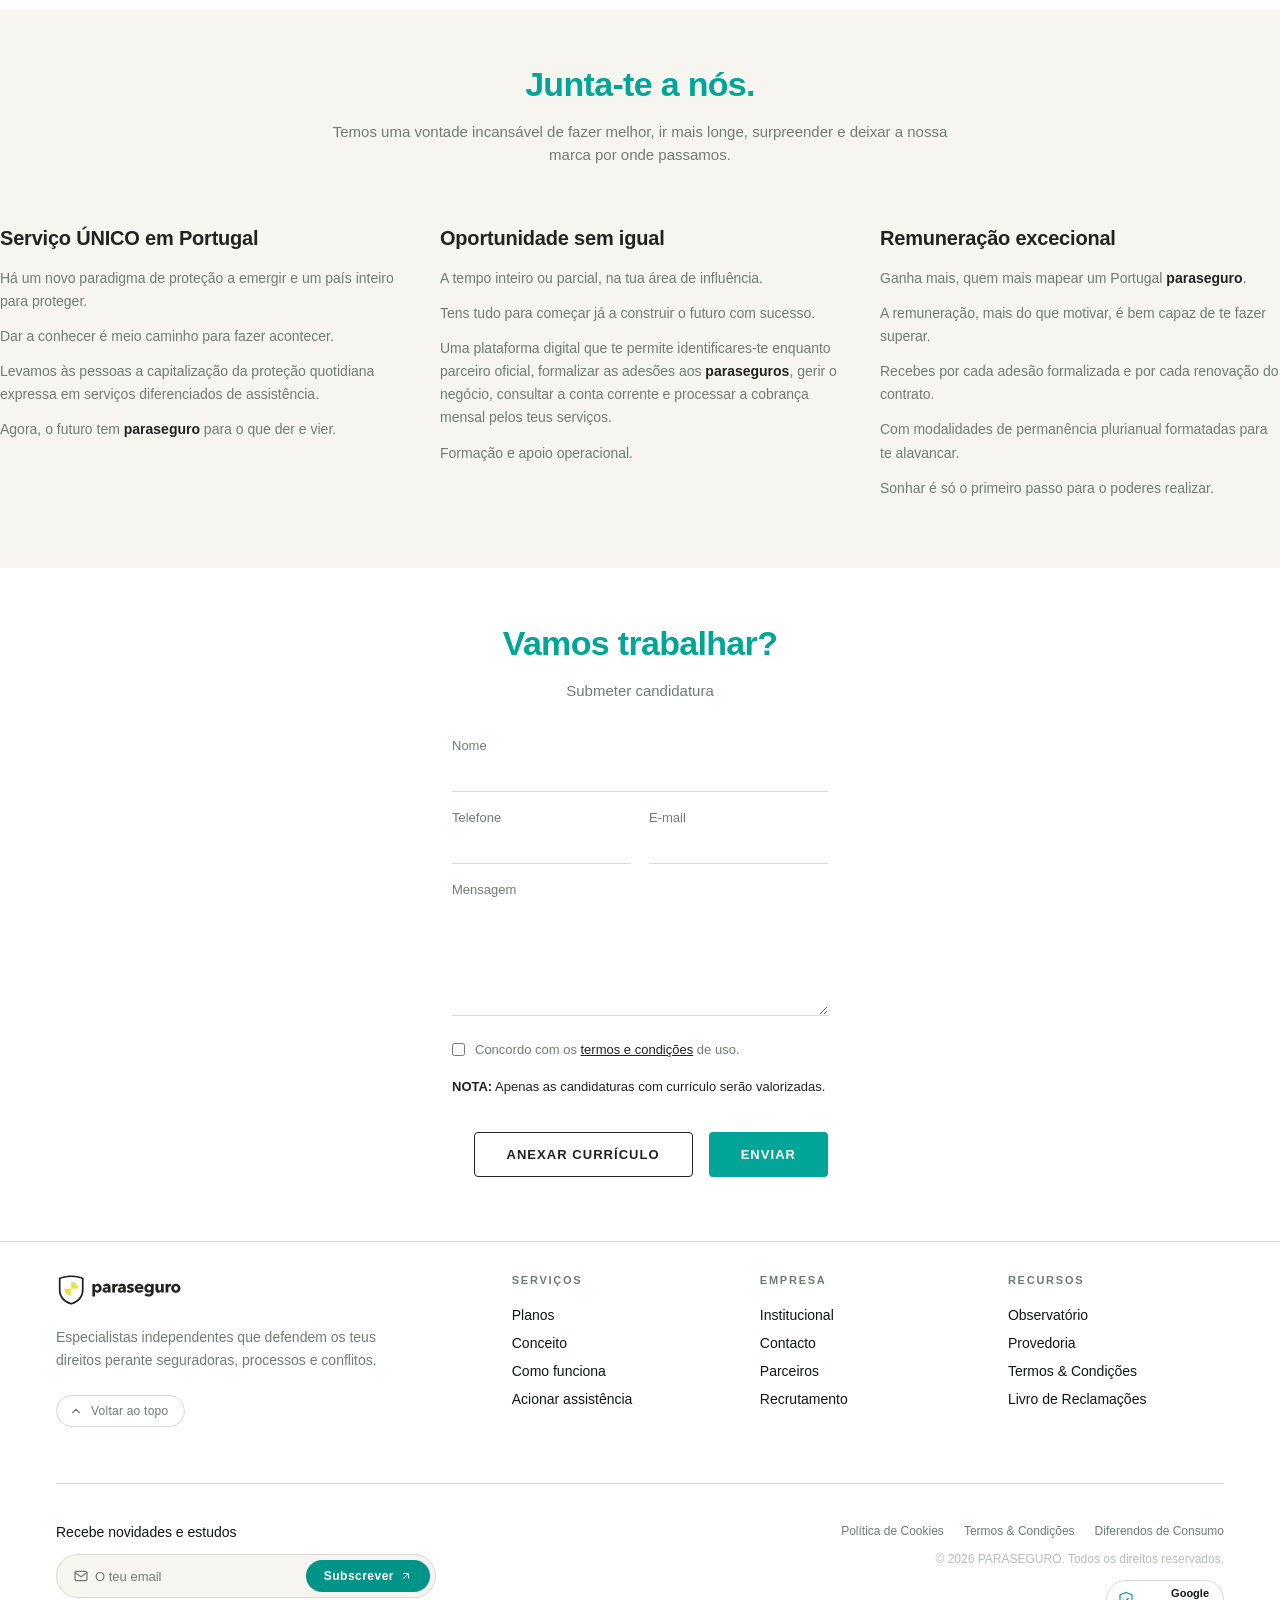
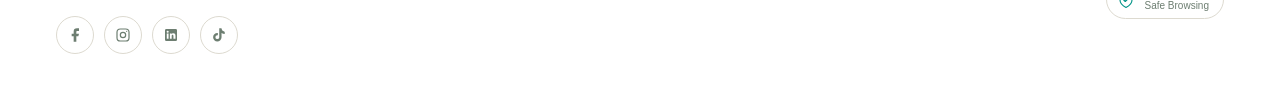
<file: institucional.html>
<!DOCTYPE html>
<html lang="pt">

<head>
  <meta charset="UTF-8">
  <meta name="viewport" content="width=device-width, initial-scale=1">
  <title>Paraseguro — Institucional</title>
  <link rel="preconnect" href="https://fonts.googleapis.com">
  <link rel="stylesheet" href="styles.css">
  <link
    href="https://fonts.googleapis.com/css2?family=Cormorant+Garamond:ital,wght@0,400;0,600;0,700;1,400;1,600&family=Outfit:wght@300;400;500;600;700&display=swap"
    rel="stylesheet">
</head>

<body>

  <!-- Componentes partilhados (ver components.js) -->
  <div id="scroll-shield-slot"></div>
  <div id="nav-slot"></div>

  <main>
    <!-- ═══════ HERO ═══════ -->
    <section class="page-hero institucional-hero">
      <div class="page-hero-inner max-w">
        <div class="institucional-hero-eyebrow">INSTITUCIONAL</div>
        <h1 class="institucional-hero-title">Paraseguro</h1>
      </div>
    </section>

    <!-- ═══════ SUB-NAV ═══════ -->
    <nav class="inst-subnav max-w">
      <a href="#sobre-nos" class="inst-subnav-link is-active">Sobre nós</a>
      <a href="#sustentabilidade" class="inst-subnav-link">Sustentabilidade</a>
      <a href="#pessoas" class="inst-subnav-link">Pessoas</a>
    </nav>

    <!-- ═══════ SOBRE NÓS / PESSOAS ═══════ -->
    <section class="inst-block" id="sobre-nos">
      <div class="inst-block-inner max-w">
        <div class="inst-photo">
          <img src="files/step2-wide.jpeg" alt="Equipa paraseguro em reunião">
        </div>
        <div class="inst-block-text">
          <h2>As pessoas são o ativo mais importante.</h2>
          <p>Na <strong>Paraseguro</strong>, procuramos pessoas empreendedoras, capazes de superar desafios e aproveitar
            as oportunidades de crescimento.</p>
          <p>A nossa cultura, resultante das diferentes experiências dos nossos colaboradores, faz de nós uma empresa
            interessante para trabalhar.</p>
        </div>
      </div>
    </section>

    <!-- ═══════ TRABALHAR NA PARASEGURO ═══════ -->
    <section class="inst-reasons">
      <div class="inst-reasons-inner max-w">
        <h2 class="inst-section-title">Trabalhar na Paraseguro</h2>
        <p class="inst-section-sub">Somos uma empresa responsável e orientada para o futuro, comprometida com a
          excelência e a satisfação dos clientes.</p>

        <h3 class="inst-reasons-eyebrow">3 razões para escolher a Paraseguro</h3>

        <div class="inst-reasons-grid">
          <article class="inst-reason">
            <div class="inst-reason-card inst-reason-card--yellow">
              <span class="inst-reason-number">1</span>
              <h4 class="inst-reason-title">Somos um motor do Futuro</h4>
            </div>
            <p class="inst-reason-text">Idealizamos e aceleramos a transformação da proteção quotidiana.</p>
            <p class="inst-reason-text">Precanizamos, como ninguém, a capitalização de direitos constituídos expressa em
              assistência pessoal e patrimonial.</p>
            <p class="inst-reason-text">Desafiamos o status quo, resgatando a comunidade para um futuro mais seguro.</p>
          </article>

          <article class="inst-reason">
            <div class="inst-reason-card inst-reason-card--green">
              <span class="inst-reason-number">2</span>
              <h4 class="inst-reason-title">Valorizamos as nossas Pessoas</h4>
            </div>
            <p class="inst-reason-text">Preocupamo-nos com o bem-estar dos nossos colaboradores.</p>
            <p class="inst-reason-text">Promovemos a meritocracia, a diversidade e a atitude positiva.</p>
            <p class="inst-reason-text">Empenhamo-nos em oferecer benefícios que contribuem para a sua saúde e
              segurança, desenvolvimento e conforto.</p>
          </article>

          <article class="inst-reason">
            <div class="inst-reason-card inst-reason-card--cyan">
              <span class="inst-reason-number">3</span>
              <h4 class="inst-reason-title">Somos Sustentáveis</h4>
            </div>
            <p class="inst-reason-text">A sustentabilidade é um compromisso que está presente no nosso dia a dia.</p>
            <p class="inst-reason-text">Seja na criação de serviços que melhoram a qualidade de vida das pessoas ou na
              adoção das melhores práticas para reduzir o impacto da nossa atividade, prosseguimos o desenvolvimento de
              uma sociedade cada vez mais equilibrada.</p>
          </article>
        </div>
      </div>
    </section>

    <!-- ═══════ JUNTA-TE A NÓS ═══════ -->
    <section class="inst-join" id="pessoas">
      <div class="inst-join-inner max-w">
        <h2 class="inst-section-title">Junta-te a nós.</h2>
        <p class="inst-section-sub">Temos uma vontade incansável de fazer melhor, ir mais longe, surpreender e deixar a
          nossa marca por onde passamos.</p>

        <div class="inst-join-grid">
          <div class="inst-join-col">
            <h3 class="inst-join-title">Serviço ÚNICO em Portugal</h3>
            <p>Há um novo paradigma de proteção a emergir e um país inteiro para proteger.</p>
            <p>Dar a conhecer é meio caminho para fazer acontecer.</p>
            <p>Levamos às pessoas a capitalização da proteção quotidiana expressa em serviços diferenciados de
              assistência.</p>
            <p>Agora, o futuro tem <strong>paraseguro</strong> para o que der e vier.</p>
          </div>
          <div class="inst-join-col">
            <h3 class="inst-join-title">Oportunidade sem igual</h3>
            <p>A tempo inteiro ou parcial, na tua área de influência.</p>
            <p>Tens tudo para começar já a construir o futuro com sucesso.</p>
            <p>Uma plataforma digital que te permite identificares-te enquanto parceiro oficial, formalizar as adesões
              aos <strong>paraseguros</strong>, gerir o negócio, consultar a conta corrente e processar a cobrança
              mensal pelos teus serviços.</p>
            <p>Formação e apoio operacional.</p>
          </div>
          <div class="inst-join-col">
            <h3 class="inst-join-title">Remuneração excecional</h3>
            <p>Ganha mais, quem mais mapear um Portugal <strong>paraseguro</strong>.</p>
            <p>A remuneração, mais do que motivar, é bem capaz de te fazer superar.</p>
            <p>Recebes por cada adesão formalizada e por cada renovação do contrato.</p>
            <p>Com modalidades de permanência plurianual formatadas para te alavancar.</p>
            <p>Sonhar é só o primeiro passo para o poderes realizar.</p>
          </div>
        </div>
      </div>
    </section>

    <!-- ═══════ FORM CANDIDATURA ═══════ -->
    <section class="inst-form-section">
      <div class="inst-form-inner max-w">
        <h2 class="inst-section-title inst-section-title--accent">Vamos trabalhar?</h2>
        <p class="inst-section-sub inst-section-sub--center">Submeter candidatura</p>

        <form class="inst-form" id="instForm">
          <div class="inst-form-row">
            <label class="inst-form-field inst-form-field--full">
              <span>Nome</span>
              <input type="text" name="nome" required>
            </label>
          </div>

          <div class="inst-form-row inst-form-row--two">
            <label class="inst-form-field">
              <span>Telefone</span>
              <input type="tel" name="telefone" required>
            </label>
            <label class="inst-form-field">
              <span>E-mail</span>
              <input type="email" name="email" required>
            </label>
          </div>

          <div class="inst-form-row">
            <label class="inst-form-field inst-form-field--full">
              <span>Mensagem</span>
              <textarea name="mensagem" rows="6"></textarea>
            </label>
          </div>

          <label class="inst-form-check">
            <input type="checkbox" required>
            <span>Concordo com os <a href="termos-condicoes.html">termos e condições</a> de uso.</span>
          </label>

          <p class="inst-form-note"><strong>NOTA:</strong> Apenas as candidaturas com currículo serão valorizadas.</p>

          <div class="inst-form-actions">
            <label class="inst-form-attach">
              <input type="file" name="cv" accept=".pdf,.doc,.docx" hidden>
              <span>ANEXAR CURRÍCULO</span>
            </label>
            <button type="submit" class="inst-form-submit">ENVIAR</button>
          </div>
        </form>
      </div>
    </section>
  </main>

  <!-- Componentes partilhados -->
  <div id="footer-slot"></div>
  <div id="chat-slot"></div>

  <script src="components.js?v=9" defer></script>
  <script src="index.js?v=9" defer></script>
</body>

</html>
</file>
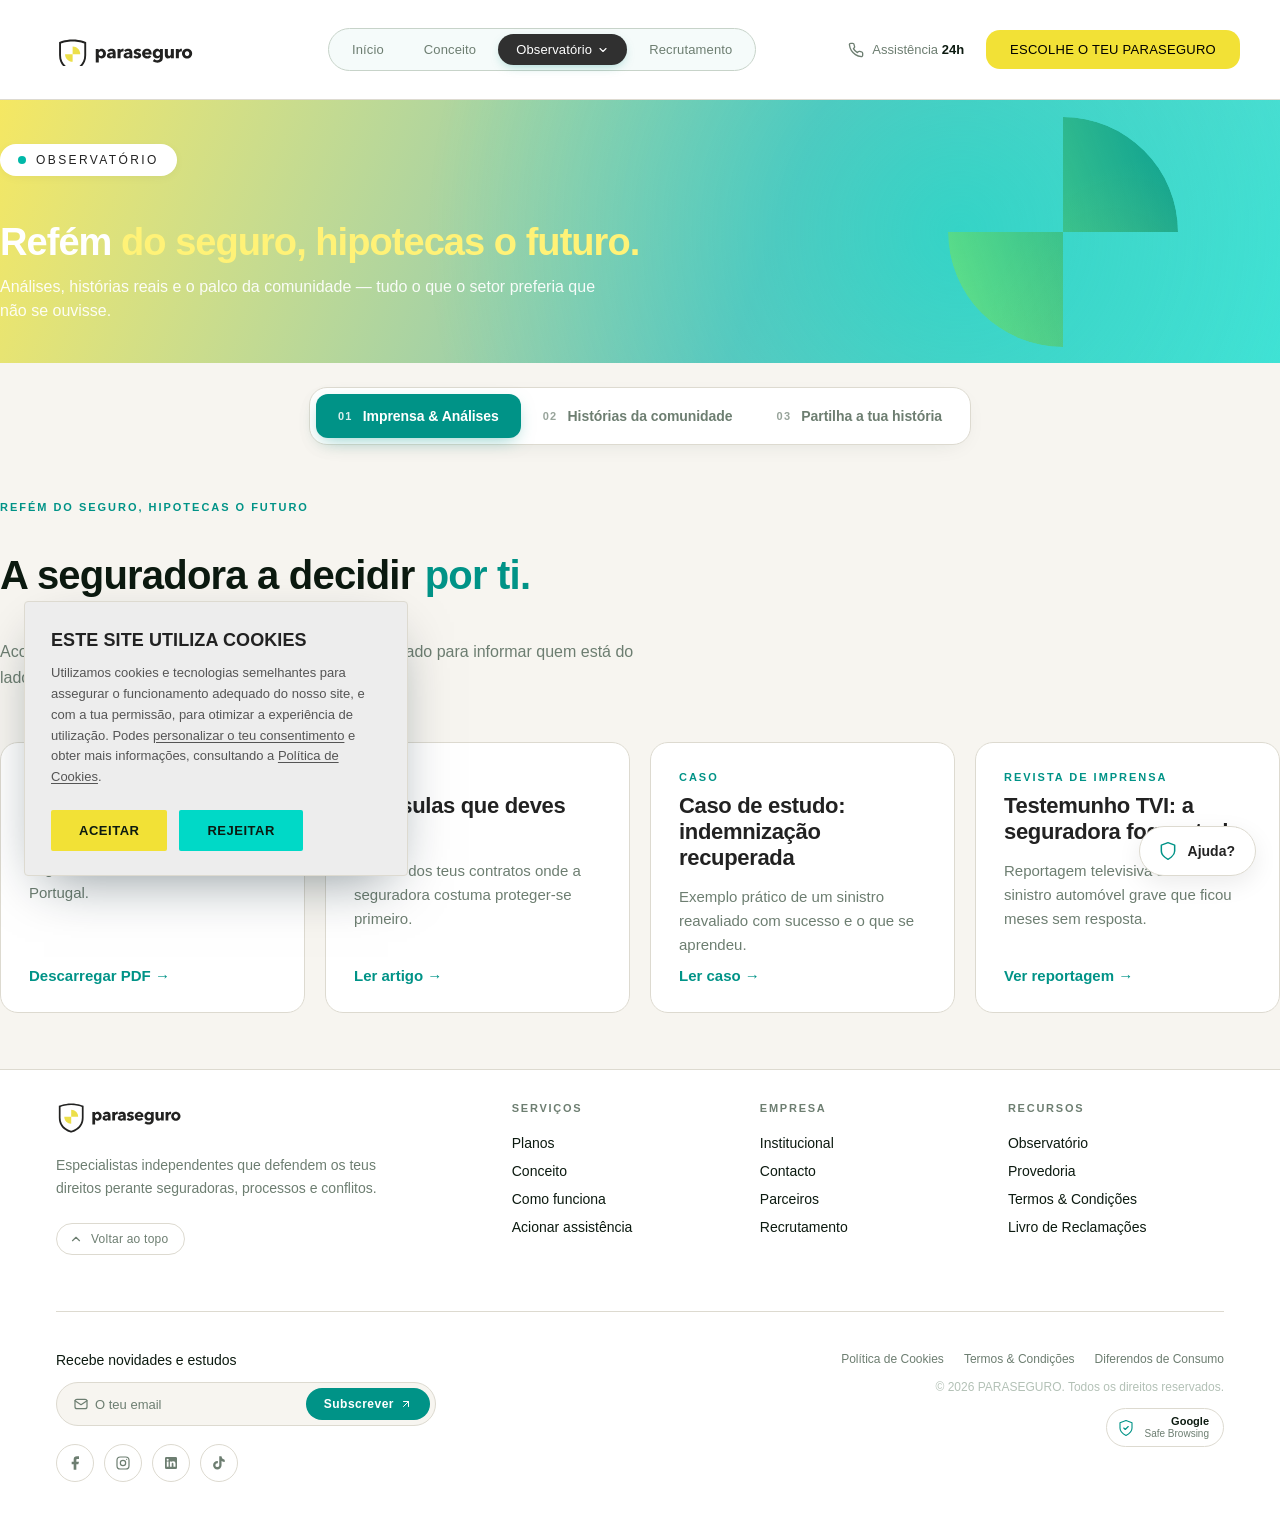
<file: observatorio.html>
<!DOCTYPE html>
<html lang="pt">

<head>
  <meta charset="UTF-8">
  <meta name="viewport" content="width=device-width, initial-scale=1">
  <title>Paraseguro — Observatório</title>
  <link rel="preconnect" href="https://fonts.googleapis.com">
  <link rel="stylesheet" href="styles.css">
  <link
    href="https://fonts.googleapis.com/css2?family=Cormorant+Garamond:ital,wght@0,400;0,600;0,700;1,400;1,600&family=Outfit:wght@300;400;500;600;700&display=swap"
    rel="stylesheet">
</head>

<body>

  <!-- Componentes partilhados (ver components.js) -->
  <div id="scroll-shield-slot"></div>
  <div id="nav-slot"></div>

  <main>
    <section class="page-hero">
      <div class="page-hero-inner max-w">
        <div class="hero-eyebrow">
          <div class="hero-eyebrow-dot"></div>
          <span>Observatório</span>
        </div>
        <h1 class="page-hero-title">Refém<em> do seguro, hipotecas o futuro.</em></h1>
        <p class="page-hero-sub">Análises, histórias reais e o palco da comunidade — tudo o que o setor preferia que não
          se ouvisse.</p>
      </div>
    </section>

    <!-- ═══════ TABS ═══════ -->
    <div class="obs-tabs-wrap max-w">
      <nav class="obs-tabs" role="tablist" aria-label="Secções do Observatório">
        <button class="obs-tab is-active" type="button" role="tab" aria-selected="true" data-tab="imprensa"
          id="tab-imprensa" aria-controls="panel-imprensa">
          <span class="obs-tab-num">01</span>
          <span class="obs-tab-label">Imprensa & Análises</span>
        </button>
        <button class="obs-tab" type="button" role="tab" aria-selected="false" data-tab="historias" id="tab-historias"
          aria-controls="panel-historias">
          <span class="obs-tab-num">02</span>
          <span class="obs-tab-label">Histórias da comunidade</span>
        </button>
        <button class="obs-tab" type="button" role="tab" aria-selected="false" data-tab="partilhar" id="tab-partilhar"
          aria-controls="panel-partilhar">
          <span class="obs-tab-num">03</span>
          <span class="obs-tab-label">Partilha a tua história</span>
        </button>
      </nav>
    </div>

    <!-- ═══════ PANEL: IMPRENSA ═══════ -->
    <section class="obs-panel is-active" id="panel-imprensa" role="tabpanel" aria-labelledby="tab-imprensa">
      <div class="page-content max-w">
        <div class="obs-section-eyebrow">REFÉM DO SEGURO, HIPOTECAS O FUTURO</div>
        <h2 class="obs-section-title">A seguradora a decidir <em>por ti.</em></h2>
        <p class="obs-section-lead">Acompanhamos práticas, decisões e tendências do mercado para informar quem está do
          lado dos consumidores.</p>

        <div class="page-content-grid">
          <article class="page-card">
            <span class="page-card-tag">Relatório</span>
            <h2>Relatório anual 2025</h2>
            <p class="page-lead">Análise dos principais conflitos entre seguradoras e consumidores em Portugal.</p>
            <a href="#" class="page-link">Descarregar PDF →</a>
          </article>
          <article class="page-card">
            <span class="page-card-tag">Artigo</span>
            <h2>Cláusulas que deves rever</h2>
            <p class="page-lead">5 áreas dos teus contratos onde a seguradora costuma proteger-se primeiro.</p>
            <a href="#" class="page-link">Ler artigo →</a>
          </article>
          <article class="page-card">
            <span class="page-card-tag">Caso</span>
            <h2>Caso de estudo: indemnização recuperada</h2>
            <p class="page-lead">Exemplo prático de um sinistro reavaliado com sucesso e o que se aprendeu.</p>
            <a href="#" class="page-link">Ler caso →</a>
          </article>
          <article class="page-card">
            <span class="page-card-tag">Revista de Imprensa</span>
            <h2>Testemunho TVI: a seguradora foge a tudo</h2>
            <p class="page-lead">Reportagem televisiva sobre um sinistro automóvel grave que ficou meses sem resposta.
            </p>
            <a href="#" class="page-link">Ver reportagem →</a>
          </article>
        </div>
      </div>
    </section>

    <!-- ═══════ PANEL: HISTÓRIAS ═══════ -->
    <section class="obs-panel" id="panel-historias" role="tabpanel" aria-labelledby="tab-historias" hidden>
      <div class="page-content max-w">
        <div class="obs-section-eyebrow">REPOSITÓRIO · ORA ESCUTA</div>
        <h2 class="obs-section-title">Silêncio, <em>que se vai contar o fado.</em></h2>
        <p class="obs-section-lead">Estas são as histórias de quem confiou na seguradora e ficou ao abandono — partilhadas
          pelos próprios.</p>

        <div class="stories-grid">
           <a class="story-card" href="https://sic.pt/programas/julia/videos/2024-07-19-como-e-que-e-possivel---convidada-do-julia-indignada-com-esclarecimento-do-hospital-sobre-queda-durante-sessao-de-fisioterapia" target="_blank" rel="noopener noreferrer"
            aria-label="Ver vídeo do testemunho da Cândida (abre em nova janela)">
            <div class="story-card-media" style="background-image:url('files/fadodaIsa.jpg')">
              <div class="story-card-play" aria-hidden="true">
                <svg viewBox="0 0 24 24" fill="currentColor">
                  <polygon points="8 5 19 12 8 19 8 5" />
                </svg>
              </div>
            </div>
            <h3 class="story-card-title">O fado da Isa</h3>
            <p class="story-card-text">A recuperar de um acidente de carro, sofre uma queda numa sessão de fisioterapia que o seguro alega ter sido acidente pessoal.</p>
          </a>
          <a class="story-card" href="https://www.cmjornal.pt/cmtv/videos/detalhe/jovem-perde-as-maos-em-acidente-de-trabalho" target="_blank" rel="noopener noreferrer"
            aria-label="Ver vídeo do testemunho da Cândida (abre em nova janela)">
            <div class="story-card-media" style="background-image:url('files/fadodoMiguel.jpg')">
              <div class="story-card-play" aria-hidden="true">
                <svg viewBox="0 0 24 24" fill="currentColor">
                  <polygon points="8 5 19 12 8 19 8 5" />
                </svg>
              </div>
            </div>
            <h3 class="story-card-title">O fado do Miguel</h3>
            <p class="story-card-text">Jovem perde as mãos em acidente de trabalho.</p>
          </a>
          <a class="story-card" href="https://sicnoticias.pt/pais/2025-11-22-video-trabalhador-da-construcao-civil-acusa-empresa-de-despedimento-ilegal-apos-acidente-de-trabalho-ad9356f0" target="_blank" rel="noopener noreferrer"
            aria-label="Ver vídeo do testemunho da Cândida (abre em nova janela)">
            <div class="story-card-media" style="background-image:url('files/fadodoEliseu.jpg')">
              <div class="story-card-play" aria-hidden="true">
                <svg viewBox="0 0 24 24" fill="currentColor">
                  <polygon points="8 5 19 12 8 19 8 5" />
                </svg>
              </div>
            </div>
            <h3 class="story-card-title">O fado do Eliseu</h3>
            <p class="story-card-text">Cândida foi vítima de um acidente mas não recebeu indemnização da Soflusa.</p>
          </a>
          <a class="story-card" href="https://tviplayer.iol.pt/programa/acontece-aos-melhores/604661fd0cf2b0de20234e4e/video/61520f350cf246344ebd9101" target="_blank" rel="noopener noreferrer"
            aria-label="Ver vídeo do testemunho da Cândida (abre em nova janela)">
            <div class="story-card-media" style="background-image:url('files/fadodaCandida.jpg')">
              <div class="story-card-play" aria-hidden="true">
                <svg viewBox="0 0 24 24" fill="currentColor">
                  <polygon points="8 5 19 12 8 19 8 5" />
                </svg>
              </div>
            </div>
            <h3 class="story-card-title">O fado da Cândida</h3>
            <p class="story-card-text">Cândida foi vítima de um acidente mas não recebeu indemnização da Soflusa.</p>
          </a>
          <a class="story-card" href="https://tviplayer.iol.pt/programa/dois-as-10/5fe219a40cf2cc9de7ef9590/video/65b25cba0cf23250d71b6b81?t=1:11:10" target="_blank" rel="noopener noreferrer"
            aria-label="Ver vídeo do testemunho do Miguel (abre em nova janela)">
            <div class="story-card-media" style="background-image:url('files/fadodohugo.jpg')">
              <div class="story-card-play" aria-hidden="true">
                <svg viewBox="0 0 24 24" fill="currentColor">
                  <polygon points="8 5 19 12 8 19 8 5" />
                </svg>
              </div>
            </div>
            <h3 class="story-card-title">O fado do Hugo</h3>
            <p class="story-card-text">A vida trágica de Hugo após perder um pé, uma mão e ficou com um braço paralisado.</p>
          </a>
          <a class="story-card" href="https://tvi.iol.pt/videos/goucha-a-luta-dos-pais-pela-sobrevivencia-do-filho-apos-tragico-acidente/6581e9a30cf265bc968e2d1e" target="_blank" rel="noopener noreferrer"
            aria-label="Ver vídeo do testemunho do Eliseu (abre em nova janela)">
            <div class="story-card-media" style="background-image:url('files/fadodoGoncalo.jpg')">
              <div class="story-card-play" aria-hidden="true">
                <svg viewBox="0 0 24 24" fill="currentColor">
                  <polygon points="8 5 19 12 8 19 8 5" />
                </svg>
              </div>
            </div>
            <h3 class="story-card-title">O fado do Gonçalo</h3>
            <p class="story-card-text">A luta dos pais pela sobrevivência do filho após trágico acidente.</p>
          </a>
        </div>

        <div class="stories-cta">
          <p>Tens uma história semelhante para contar?</p>
          <button type="button" class="btn-yellow" onclick="document.getElementById('tab-partilhar').click(); document.getElementById('panel-partilhar').scrollIntoView({behavior:'smooth', block:'start'});">
            Partilha a tua história
          </button>
        </div>
      </div>
    </section>

    <!-- ═══════ PANEL: PARTILHAR ═══════ -->
    <section class="obs-panel" id="panel-partilhar" role="tabpanel" aria-labelledby="tab-partilhar" hidden>
      <div class="page-content max-w">
        <div class="page-content-grid page-content-grid--share">
          <aside class="share-aside">
            <div class="obs-section-eyebrow">VEM DAÍ · O PALCO É POR AQUI</div>
            <h2 class="obs-section-title">Partilha a tua história. <em>Ganha um Plano de Proteção.</em></h2>
            <p class="obs-section-lead">A narrativa mais impactante recebe, semanalmente, <strong>um ano de proteção
                grátis</strong> para toda a família.</p>
            <ul class="share-rules">
              <li>Conta como aconteceu e o que passaste</li>
              <li>Junta um vídeo curto (até 15 min)</li>
              <li>Compromisso de honra: informação verdadeira</li>
            </ul>
          </aside>

          <form class="page-form share-form" onsubmit="event.preventDefault(); alert('Submissão registada (placeholder).'); this.reset();">
            <div class="form-row">
              <label>
                <span>Nome</span>
                <input type="text" name="nome" placeholder="O teu nome completo" required>
              </label>
            </div>
            <div class="form-row form-row--split">
              <label>
                <span>Telefone</span>
                <input type="tel" name="telefone" placeholder="9XX XXX XXX" required>
              </label>
              <label>
                <span>Email</span>
                <input type="email" name="email" placeholder="o.teu@email.pt" required>
              </label>
            </div>
            <div class="form-row">
              <label>
                <span>URL do vídeo <em>(YouTube ou Vimeo, opcional)</em></span>
                <input type="url" name="video" placeholder="https://...">
              </label>
            </div>
            <div class="form-row">
              <label>
                <span>Conta a tua história</span>
                <textarea name="historia" rows="6"
                  placeholder="Descreve o sinistro, o comportamento da seguradora e o que mais te marcou..." required></textarea>
              </label>
            </div>
            <div class="form-checks">
              <label class="form-check">
                <input type="checkbox" required>
                <span>Declaro sob compromisso de honra a transparência e o rigor das informações.</span>
              </label>
              <label class="form-check">
                <input type="checkbox" required>
                <span>Concordo com os <a href="termos-condicoes.html">termos e condições</a>.</span>
              </label>
            </div>
            <button type="submit" class="btn-yellow share-submit">Enviar a minha história</button>
          </form>
        </div>
      </div>
    </section>
  </main>

  <!-- Componentes partilhados -->
  <div id="footer-slot"></div>
  <div id="chat-slot"></div>

  <script src="components.js?v=9" defer></script>
  <script src="index.js?v=9" defer></script>

  <script>
    // Tabs do Observatório — alternância de painéis + sync com URL hash
    (function initObsTabs() {
      const tabs = document.querySelectorAll('.obs-tab');
      const panels = document.querySelectorAll('.obs-panel');
      if (!tabs.length || !panels.length) return;

      function activate(name) {
        tabs.forEach(t => {
          const active = t.dataset.tab === name;
          t.classList.toggle('is-active', active);
          t.setAttribute('aria-selected', active ? 'true' : 'false');
        });
        panels.forEach(p => {
          const active = p.id === 'panel-' + name;
          p.classList.toggle('is-active', active);
          if (active) p.removeAttribute('hidden');
          else p.setAttribute('hidden', '');
        });
      }

      tabs.forEach(t => t.addEventListener('click', () => {
        const name = t.dataset.tab;
        activate(name);
        history.replaceState(null, '', '#' + name);
      }));

      // Ativar tab da URL hash (?#historias, #partilhar)
      const hash = window.location.hash.replace('#', '');
      if (hash && document.getElementById('panel-' + hash)) {
        activate(hash);
      }
    })();
  </script>
</body>

</html>
</file>
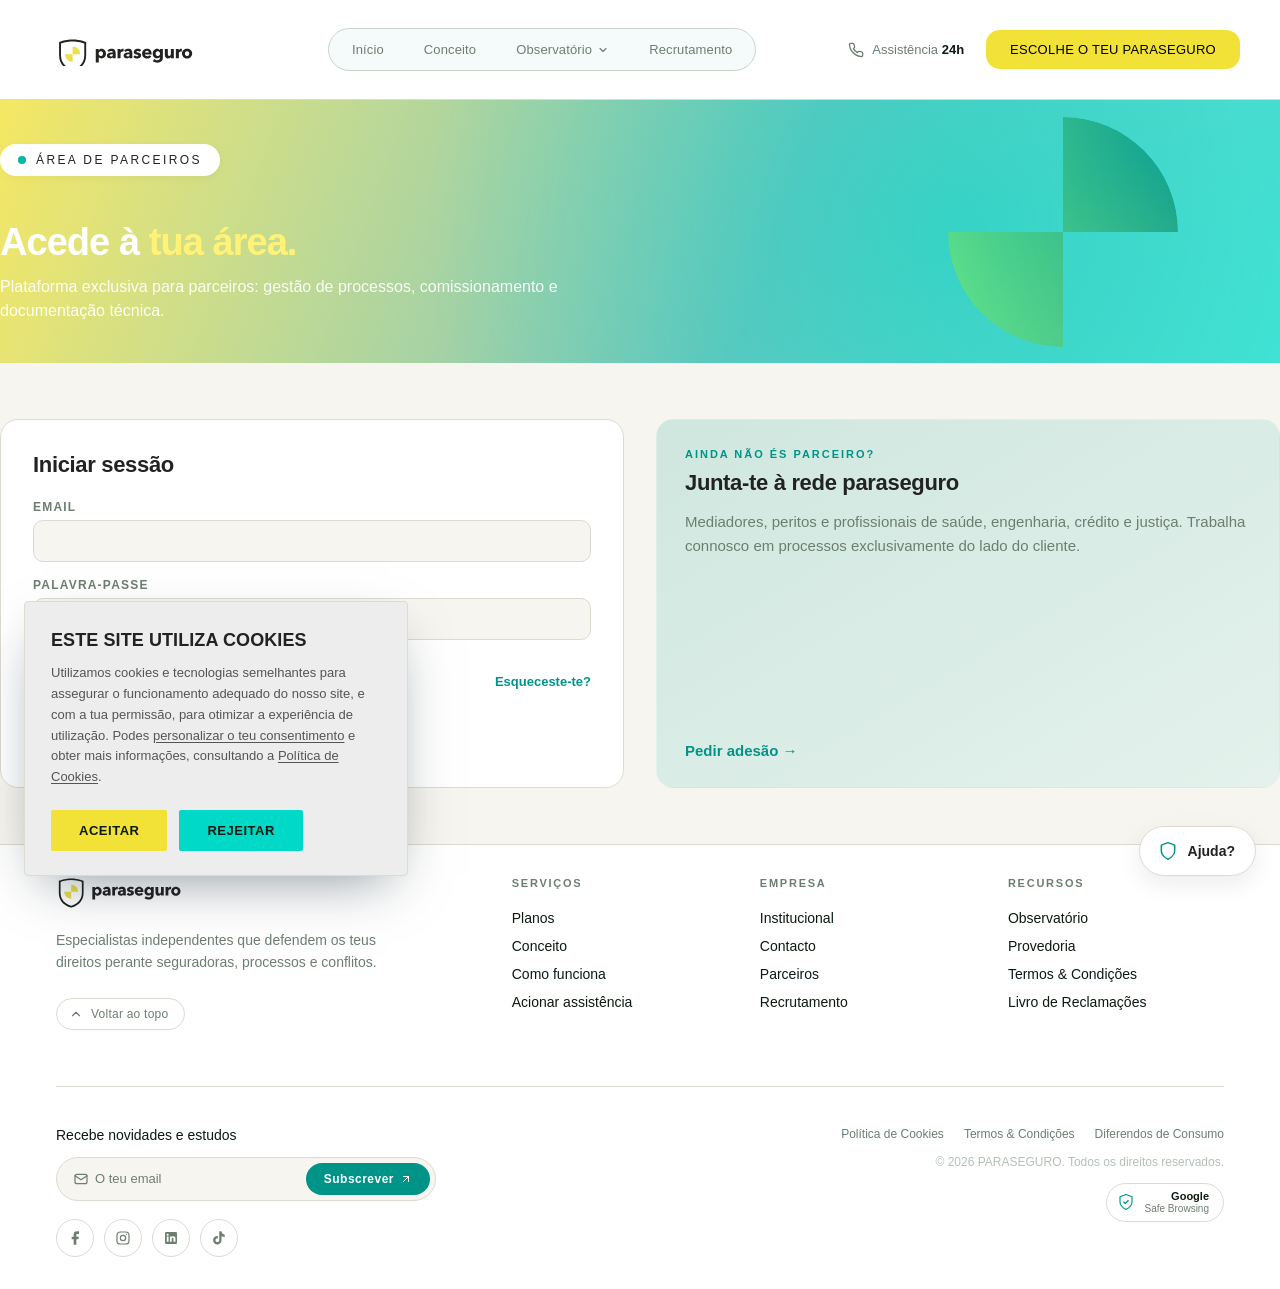
<file: parceiros.html>
<!DOCTYPE html>
<html lang="pt">

<head>
  <meta charset="UTF-8">
  <meta name="viewport" content="width=device-width, initial-scale=1">
  <title>Paraseguro — Parceiros</title>
  <link rel="preconnect" href="https://fonts.googleapis.com">
  <link rel="stylesheet" href="styles.css">
  <link
    href="https://fonts.googleapis.com/css2?family=Cormorant+Garamond:ital,wght@0,400;0,600;0,700;1,400;1,600&family=Outfit:wght@300;400;500;600;700&display=swap"
    rel="stylesheet">
</head>

<body>

  <!-- Componentes partilhados (ver components.js) -->
  <div id="scroll-shield-slot"></div>
  <div id="nav-slot"></div>

  <main>
    <section class="page-hero">
      <div class="page-hero-inner max-w">
        <div class="hero-eyebrow">
          <div class="hero-eyebrow-dot"></div>
          <span>Área de parceiros</span>
        </div>
        <h1 class="page-hero-title">Acede à <em>tua área.</em></h1>
        <p class="page-hero-sub">Plataforma exclusiva para parceiros: gestão de processos, comissionamento e
          documentação técnica.</p>
      </div>
    </section>

    <section class="page-content max-w">
      <div class="page-login-grid">
        <!-- Login -->
        <form class="page-form page-login">
          <h2>Iniciar sessão</h2>
          <label><span>Email</span><input type="email" autocomplete="email" required></label>
          <label><span>Palavra-passe</span><input type="password" autocomplete="current-password" required></label>
          <div class="page-login-meta">
            <label class="page-check">
              <input type="checkbox"> <span>Manter sessão iniciada</span>
            </label>
            <a href="#" class="page-link page-link--sm">Esqueceste-te?</a>
          </div>
          <button type="submit" class="btn-yellow">Entrar</button>
        </form>

        <!-- CTA tornar parceiro -->
        <aside class="page-card page-card--accent">
          <span class="page-card-tag">Ainda não és parceiro?</span>
          <h2>Junta-te à rede paraseguro</h2>
          <p class="page-lead">Mediadores, peritos e profissionais de saúde, engenharia, crédito e justiça. Trabalha
            connosco em processos exclusivamente do lado do cliente.</p>
          <a href="contacto.html" class="page-link">Pedir adesão →</a>
        </aside>
      </div>
    </section>
  </main>

  <!-- Componentes partilhados -->
  <div id="footer-slot"></div>
  <div id="chat-slot"></div>

  <script src="components.js?v=9" defer></script>
  <script src="index.js?v=9" defer></script>
</body>

</html>
</file>
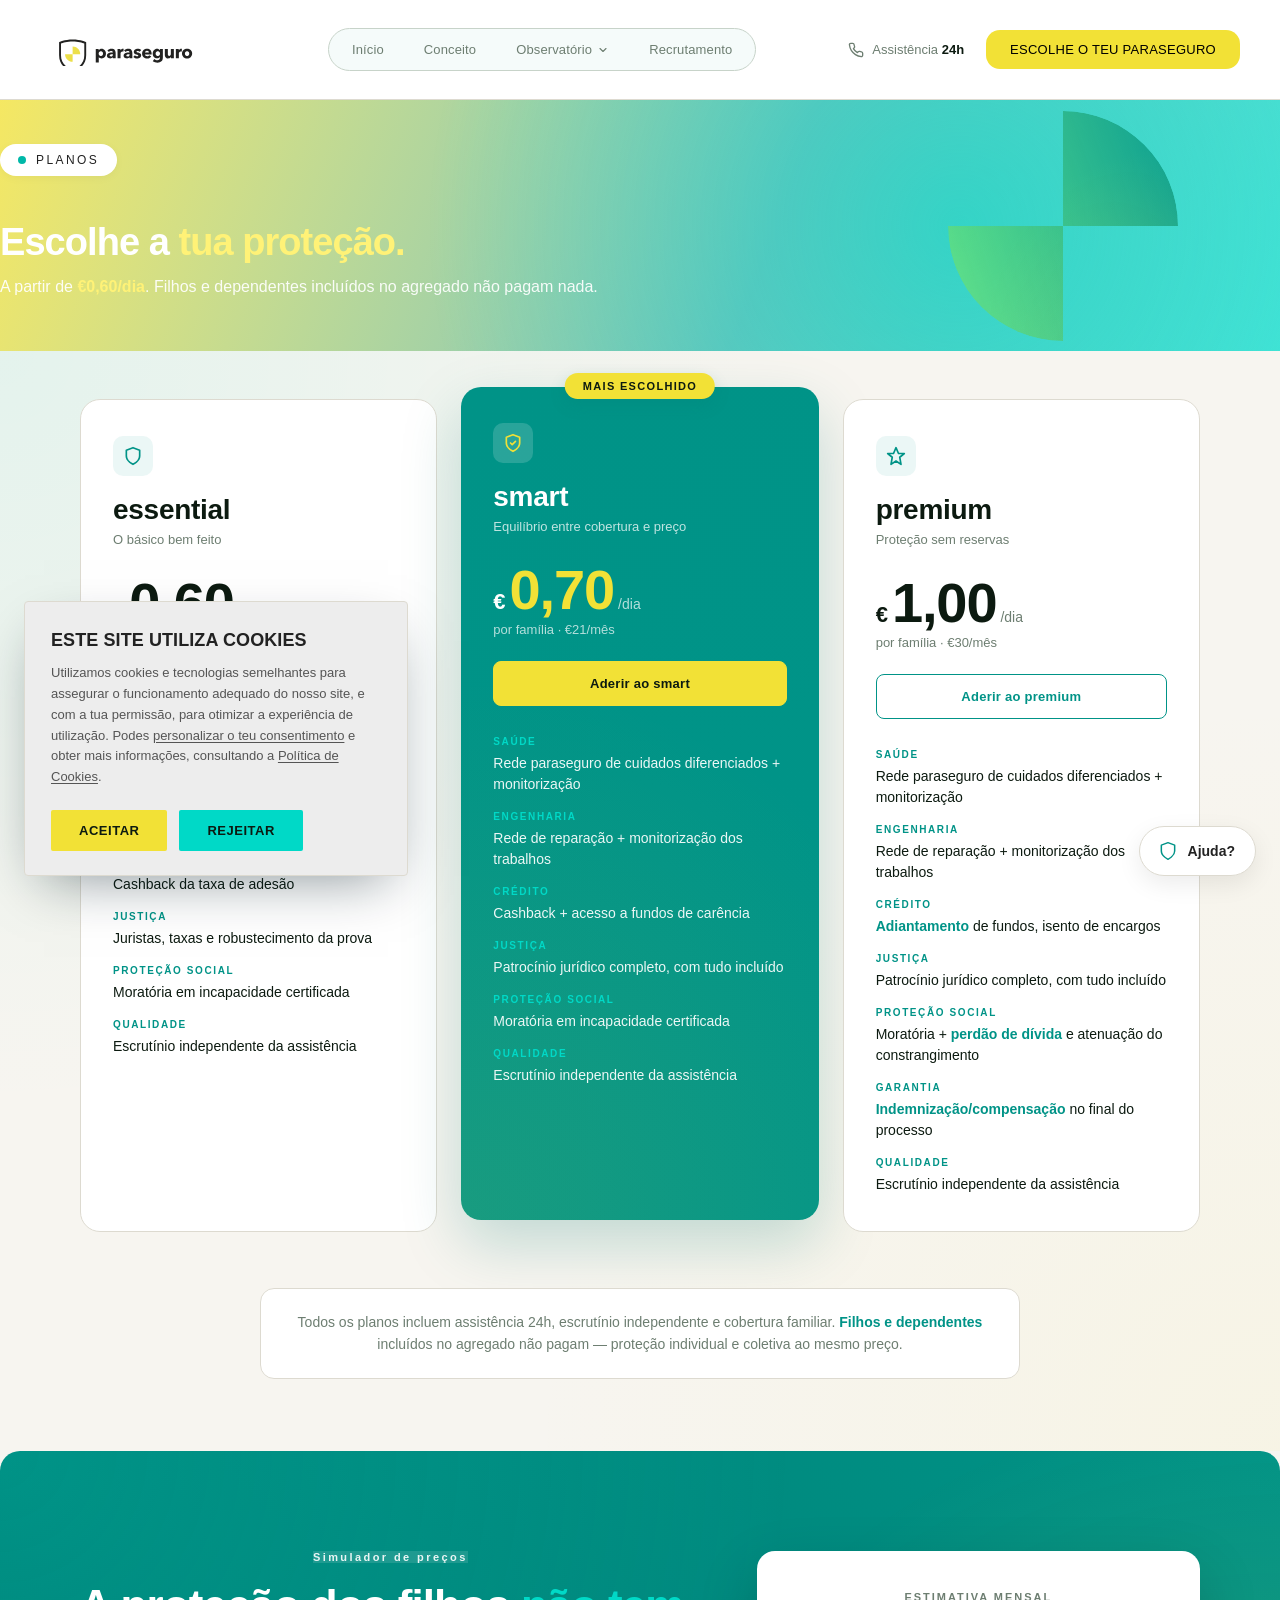
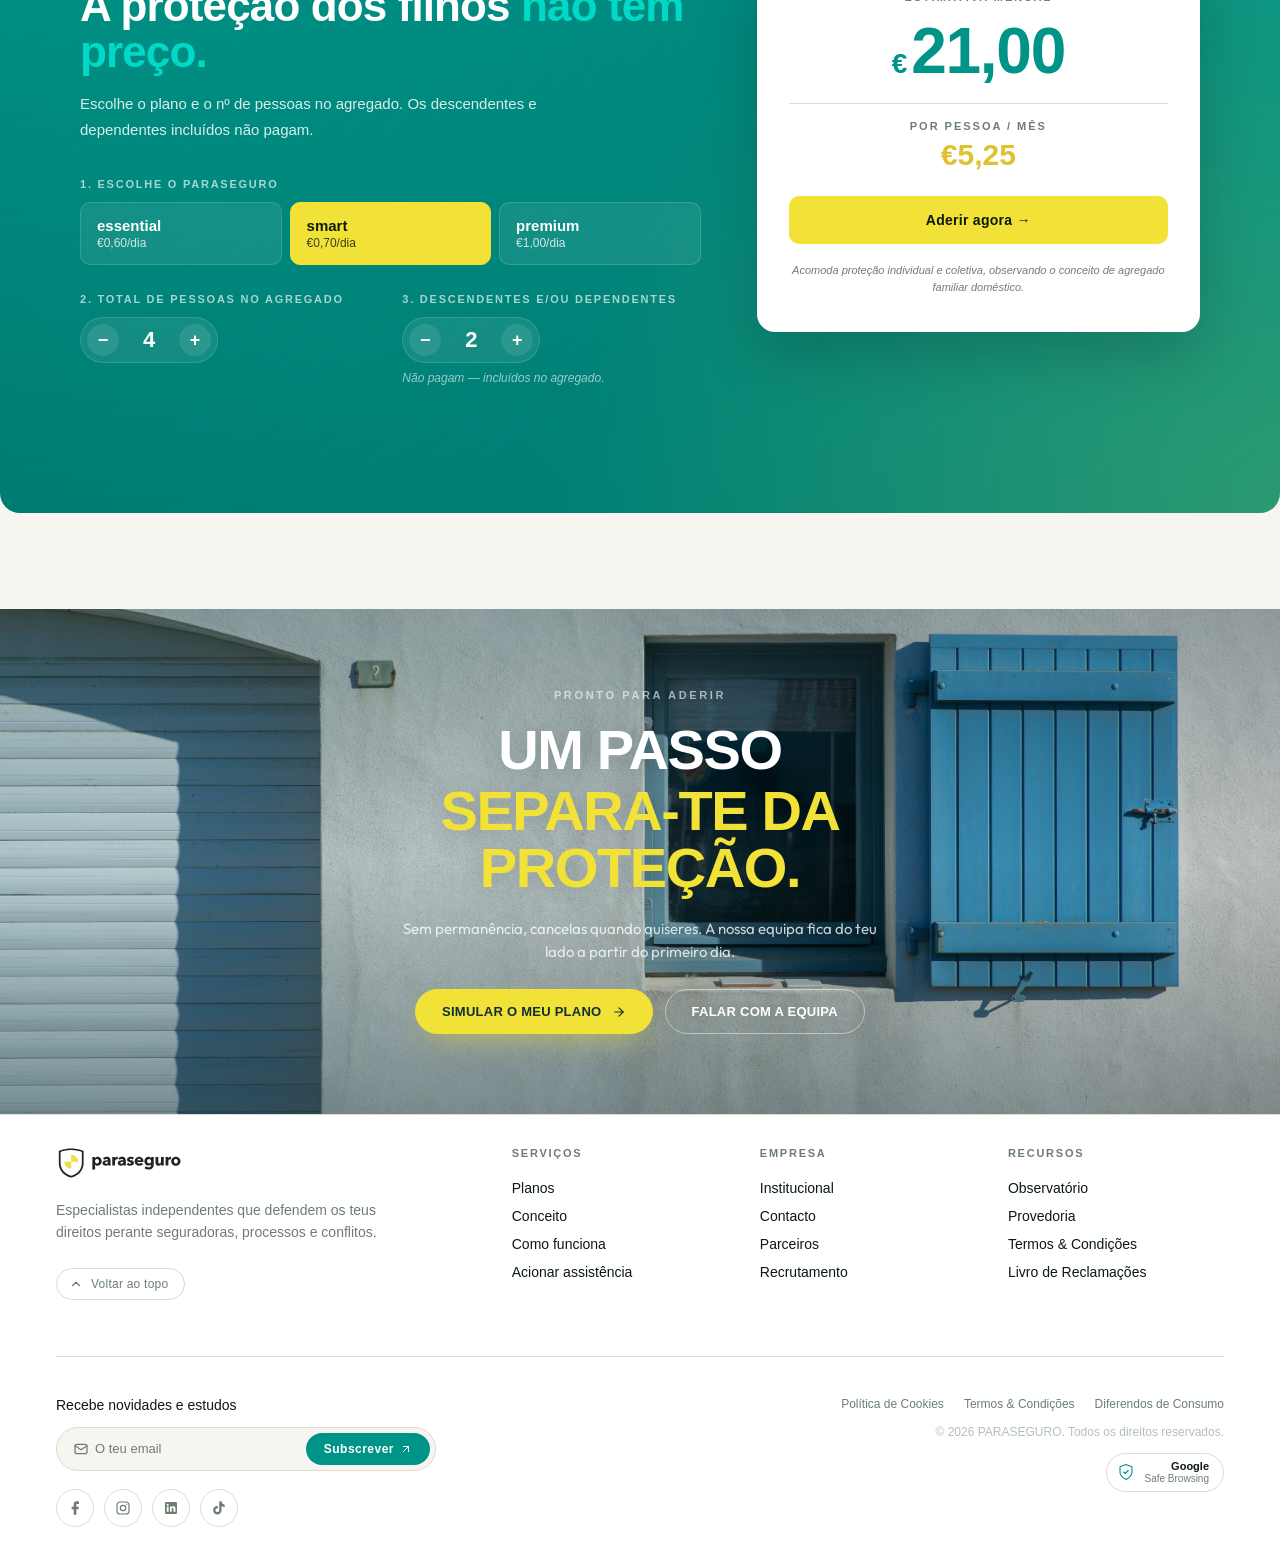
<file: planos.html>
<!DOCTYPE html>
<html lang="pt">

<head>
  <meta charset="UTF-8">
  <meta name="viewport" content="width=device-width, initial-scale=1">
  <title>Paraseguro — Planos</title>
  <link rel="preconnect" href="https://fonts.googleapis.com">
  <link rel="stylesheet" href="styles.css">
  <link
    href="https://fonts.googleapis.com/css2?family=Cormorant+Garamond:ital,wght@0,400;0,600;0,700;1,400;1,600&family=Outfit:wght@300;400;500;600;700&display=swap"
    rel="stylesheet">
</head>

<body class="page-planos">

  <!-- Componentes partilhados (ver components.js) -->
  <div id="scroll-shield-slot"></div>
  <div id="nav-slot"></div>

  <main>

  <!-- ═══════ HERO COMPACTO ═══════ -->
  <section class="page-hero planos-page-hero">
    <div class="page-hero-inner max-w">
      <div class="hero-eyebrow">
        <div class="hero-eyebrow-dot"></div>
        <span>Planos</span>
      </div>
      <h1 class="page-hero-title">Escolhe a <em>tua proteção.</em></h1>
      <p class="page-hero-sub">A partir de <strong>€0,60/dia</strong>. Filhos e dependentes incluídos no agregado não pagam nada.</p>
    </div>
  </section>

  <!-- ═══════ PLANOS GRID ═══════ -->
  <section class="planos max-w" id="planos">

    <div class="planos-grid">

      <!-- ESSENTIAL -->
      <article class="plano-card">
        <header class="plano-head">
          <div class="plano-shield">
            <svg viewBox="0 0 24 24" fill="none" stroke="currentColor" stroke-width="2" stroke-linecap="round" stroke-linejoin="round"><path d="M12 22s8-4 8-10V5l-8-3-8 3v7c0 6 8 10 8 10z"/></svg>
          </div>
          <h3 class="plano-name">essential</h3>
          <p class="plano-tag">O básico bem feito</p>
        </header>
        <div class="plano-price">
          <span class="plano-price-currency">€</span>
          <span class="plano-price-value">0,60</span>
          <span class="plano-price-unit">/dia</span>
        </div>
        <p class="plano-price-note">por família · €18/mês</p>
        <a href="#simulador" class="plano-btn">Aderir ao essential</a>
        <ul class="plano-features">
          <li><span class="plano-feat-cat">Saúde</span>2.ª opinião clínica</li>
          <li><span class="plano-feat-cat">Engenharia</span>2.ª opinião técnica</li>
          <li><span class="plano-feat-cat">Crédito</span>Cashback da taxa de adesão</li>
          <li><span class="plano-feat-cat">Justiça</span>Juristas, taxas e robustecimento da prova</li>
          <li><span class="plano-feat-cat">Proteção social</span>Moratória em incapacidade certificada</li>
          <li><span class="plano-feat-cat">Qualidade</span>Escrutínio independente da assistência</li>
        </ul>
      </article>

      <!-- SMART (highlighted) -->
      <article class="plano-card plano-card-featured">
        <div class="plano-ribbon">Mais escolhido</div>
        <header class="plano-head">
          <div class="plano-shield">
            <svg viewBox="0 0 24 24" fill="none" stroke="currentColor" stroke-width="2" stroke-linecap="round" stroke-linejoin="round"><path d="M12 22s8-4 8-10V5l-8-3-8 3v7c0 6 8 10 8 10z"/><path d="M9 12l2 2 4-4"/></svg>
          </div>
          <h3 class="plano-name">smart</h3>
          <p class="plano-tag">Equilíbrio entre cobertura e preço</p>
        </header>
        <div class="plano-price">
          <span class="plano-price-currency">€</span>
          <span class="plano-price-value">0,70</span>
          <span class="plano-price-unit">/dia</span>
        </div>
        <p class="plano-price-note">por família · €21/mês</p>
        <a href="#simulador" class="plano-btn plano-btn-primary">Aderir ao smart</a>
        <ul class="plano-features">
          <li><span class="plano-feat-cat">Saúde</span>Rede paraseguro de cuidados diferenciados + monitorização</li>
          <li><span class="plano-feat-cat">Engenharia</span>Rede de reparação + monitorização dos trabalhos</li>
          <li><span class="plano-feat-cat">Crédito</span>Cashback + acesso a fundos de carência</li>
          <li><span class="plano-feat-cat">Justiça</span>Patrocínio jurídico completo, com tudo incluído</li>
          <li><span class="plano-feat-cat">Proteção social</span>Moratória em incapacidade certificada</li>
          <li><span class="plano-feat-cat">Qualidade</span>Escrutínio independente da assistência</li>
        </ul>
      </article>

      <!-- PREMIUM -->
      <article class="plano-card">
        <header class="plano-head">
          <div class="plano-shield">
            <svg viewBox="0 0 24 24" fill="none" stroke="currentColor" stroke-width="2" stroke-linecap="round" stroke-linejoin="round"><path d="M12 2l3 7h7l-5.5 4.5L18 22l-6-4-6 4 1.5-8.5L2 9h7z"/></svg>
          </div>
          <h3 class="plano-name">premium</h3>
          <p class="plano-tag">Proteção sem reservas</p>
        </header>
        <div class="plano-price">
          <span class="plano-price-currency">€</span>
          <span class="plano-price-value">1,00</span>
          <span class="plano-price-unit">/dia</span>
        </div>
        <p class="plano-price-note">por família · €30/mês</p>
        <a href="#simulador" class="plano-btn">Aderir ao premium</a>
        <ul class="plano-features">
          <li><span class="plano-feat-cat">Saúde</span>Rede paraseguro de cuidados diferenciados + monitorização</li>
          <li><span class="plano-feat-cat">Engenharia</span>Rede de reparação + monitorização dos trabalhos</li>
          <li><span class="plano-feat-cat">Crédito</span><strong>Adiantamento</strong> de fundos, isento de encargos</li>
          <li><span class="plano-feat-cat">Justiça</span>Patrocínio jurídico completo, com tudo incluído</li>
          <li><span class="plano-feat-cat">Proteção social</span>Moratória + <strong>perdão de dívida</strong> e atenuação do constrangimento</li>
          <li><span class="plano-feat-cat">Garantia</span><strong>Indemnização/compensação</strong> no final do processo</li>
          <li><span class="plano-feat-cat">Qualidade</span>Escrutínio independente da assistência</li>
        </ul>
      </article>

    </div>

    <p class="planos-footnote">Todos os planos incluem assistência 24h, escrutínio independente e cobertura familiar. <strong>Filhos e dependentes</strong> incluídos no agregado não pagam — proteção individual e coletiva ao mesmo preço.</p>
  </section>

  <!-- ═══════ SIMULADOR ═══════ -->
  <section class="sim-section max-w" id="simulador">
    <div class="sim-inner">
      <div class="sim-left">
        <div class="section-eyebrow"><span class="badge">Simulador de preços</span></div>
        <h2 class="sim-title">A proteção dos filhos <em>não tem preço.</em></h2>
        <p class="sim-sub">Escolhe o plano e o nº de pessoas no agregado. Os descendentes e dependentes incluídos não pagam.</p>

        <div class="sim-field">
          <label class="sim-label">1. Escolhe o paraseguro</label>
          <div class="sim-plans">
            <button type="button" class="sim-plan" data-plan="essential" data-price="0.60">
              <span class="sim-plan-name">essential</span>
              <span class="sim-plan-price">€0,60/dia</span>
            </button>
            <button type="button" class="sim-plan is-active" data-plan="smart" data-price="0.70">
              <span class="sim-plan-name">smart</span>
              <span class="sim-plan-price">€0,70/dia</span>
            </button>
            <button type="button" class="sim-plan" data-plan="premium" data-price="1.00">
              <span class="sim-plan-name">premium</span>
              <span class="sim-plan-price">€1,00/dia</span>
            </button>
          </div>
        </div>

        <div class="sim-counters">
          <div class="sim-field">
            <label class="sim-label">2. Total de pessoas no agregado</label>
            <div class="sim-counter">
              <button type="button" class="sim-counter-btn" data-action="dec" data-target="total" aria-label="Diminuir">−</button>
              <span class="sim-counter-value" id="simTotal">4</span>
              <button type="button" class="sim-counter-btn" data-action="inc" data-target="total" aria-label="Aumentar">+</button>
            </div>
          </div>
          <div class="sim-field">
            <label class="sim-label">3. Descendentes e/ou dependentes</label>
            <div class="sim-counter">
              <button type="button" class="sim-counter-btn" data-action="dec" data-target="deps" aria-label="Diminuir">−</button>
              <span class="sim-counter-value" id="simDeps">2</span>
              <button type="button" class="sim-counter-btn" data-action="inc" data-target="deps" aria-label="Aumentar">+</button>
            </div>
            <span class="sim-hint">Não pagam — incluídos no agregado.</span>
          </div>
        </div>
      </div>

      <aside class="sim-result">
        <span class="sim-result-tag">Estimativa mensal</span>
        <div class="sim-result-main">
          <span class="sim-result-currency">€</span>
          <span class="sim-result-value" id="simMonthly">21,00</span>
        </div>
        <div class="sim-result-divider"></div>
        <span class="sim-result-perlabel">Por pessoa / mês</span>
        <div class="sim-result-per">€<span id="simPer">5,25</span></div>
        <a href="#" class="sim-result-cta">Aderir agora →</a>
        <p class="sim-result-fine">Acomoda proteção individual e coletiva, observando o conceito de agregado familiar doméstico.</p>
      </aside>
    </div>
  </section>

  <!-- ═══════ CTA FINAL ═══════ -->
  <section class="hero-cta planos-cta">
    <div class="hero-cta-bg" aria-hidden="true"
      style="background-image:url('files/cta-final-bg.jpg')"></div>
    <div class="hero-cta-overlay" aria-hidden="true"></div>
    <div class="hero-cta-inner">
      <div class="hero-cta-eyebrow">PRONTO PARA ADERIR</div>
      <h2 class="hero-cta-title">
        <span>UM PASSO</span>
        <span class="hero-cta-title-accent">SEPARA-TE DA PROTEÇÃO.</span>
      </h2>
      <p class="hero-cta-sub">Sem permanência, cancelas quando quiseres. A nossa equipa fica do teu lado a partir do
        primeiro dia.</p>
      <div class="hero-cta-actions">
        <a href="#simulador" class="hero-cta-btn hero-cta-btn--primary">
          <span>Simular o meu plano</span>
          <svg viewBox="0 0 24 24" fill="none" stroke="currentColor" stroke-width="2" stroke-linecap="round"
            stroke-linejoin="round" aria-hidden="true">
            <line x1="5" y1="12" x2="19" y2="12" />
            <polyline points="12 5 19 12 12 19" />
          </svg>
        </a>
        <a href="contacto.html" class="hero-cta-btn hero-cta-btn--ghost">
          <span>Falar com a equipa</span>
        </a>
      </div>
    </div>
  </section>

  </main>

  <!-- Componentes partilhados -->
  <div id="footer-slot"></div>
  <div id="chat-slot"></div>

  <script src="components.js?v=9" defer></script>
  <script src="index.js?v=9" defer></script>
</body>

</html>
</file>
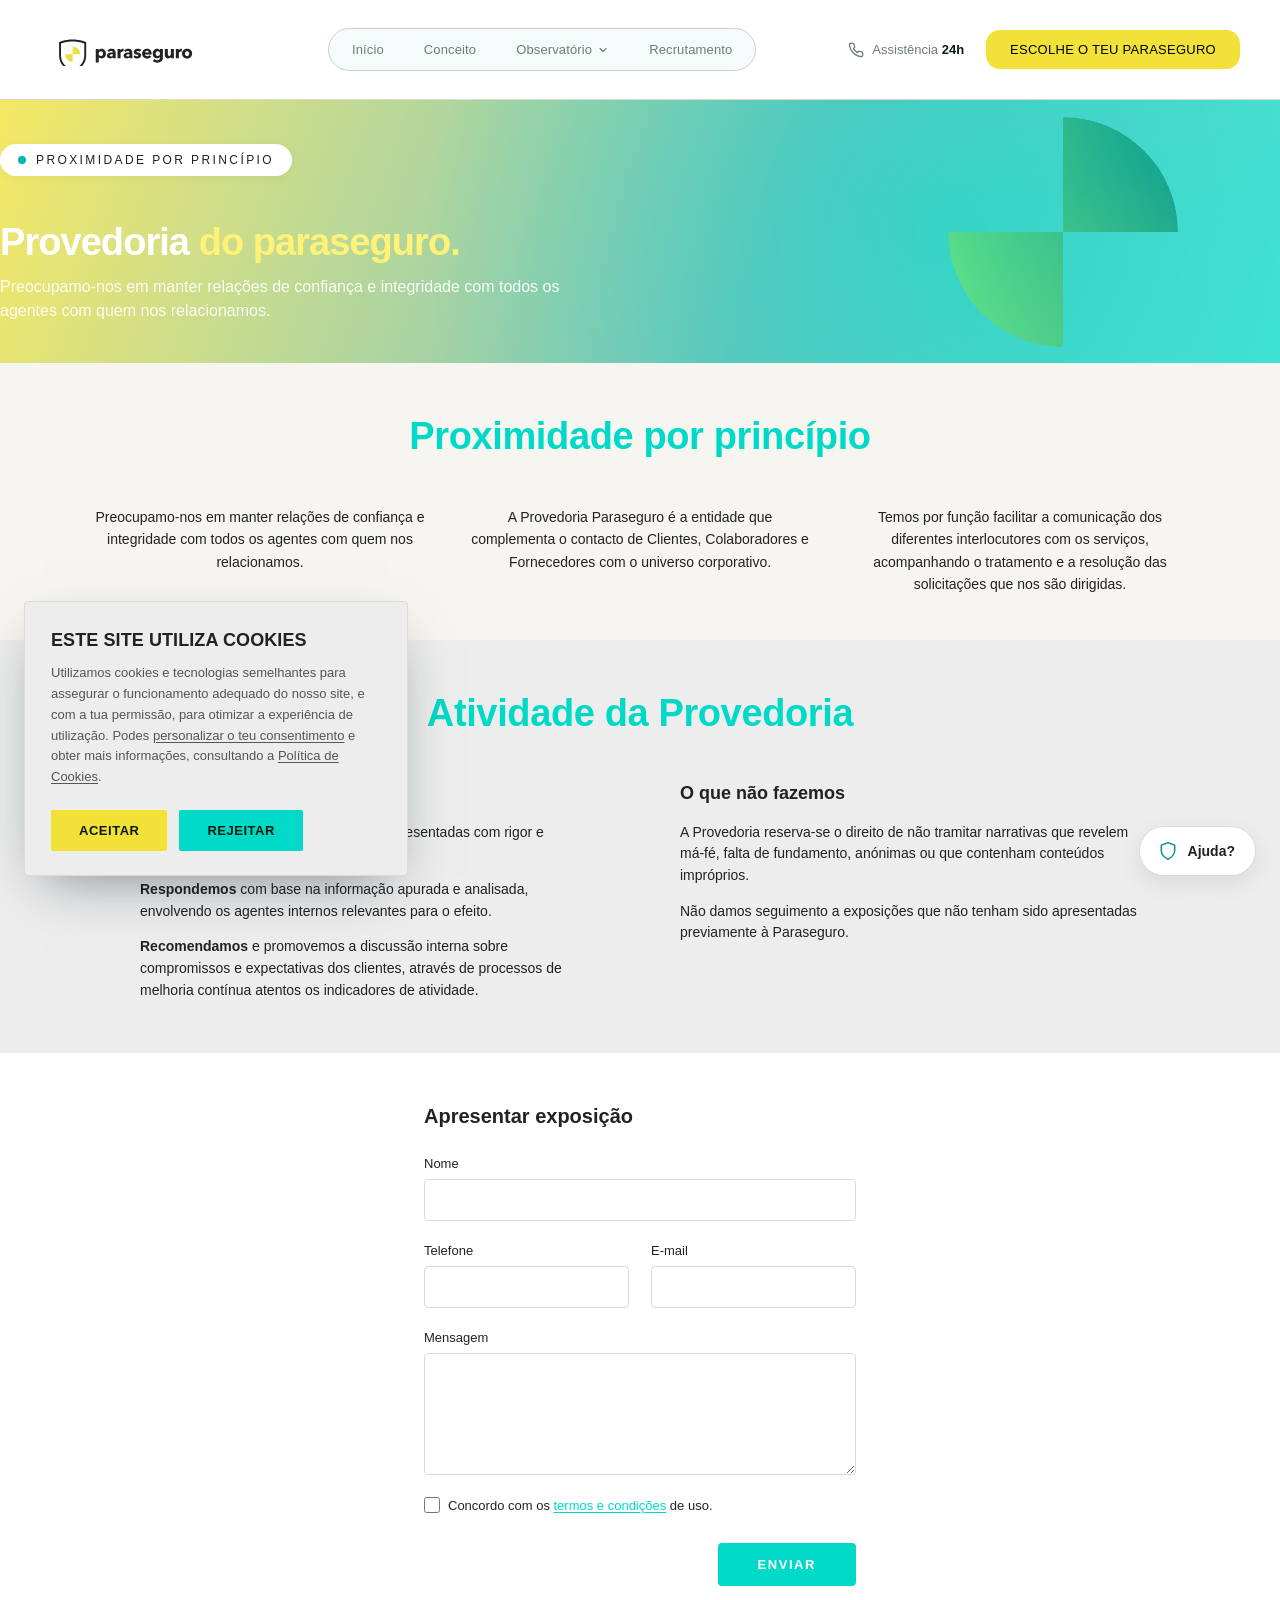
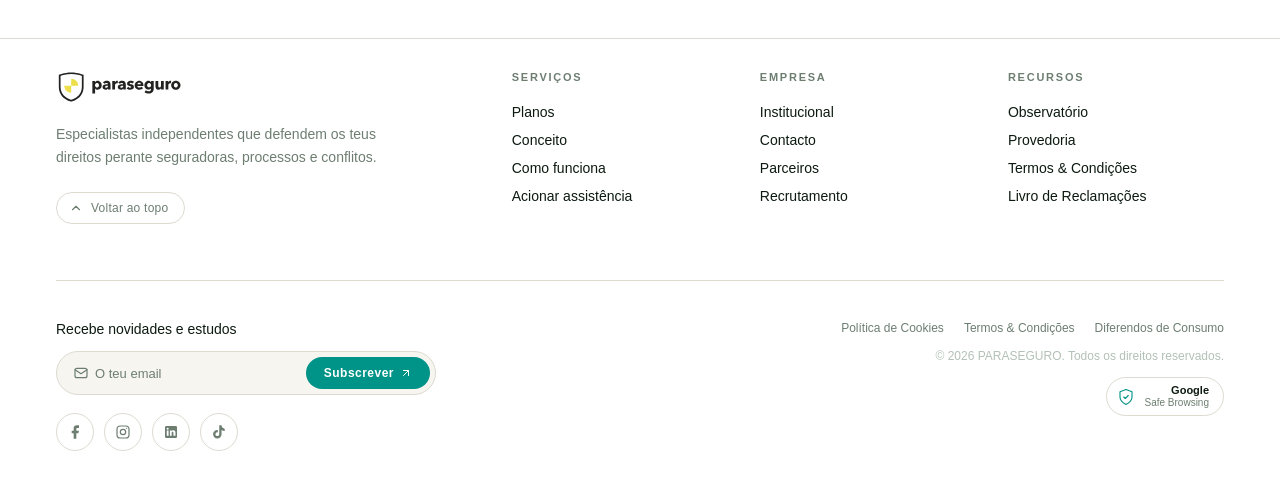
<file: provedoria.html>
<!DOCTYPE html>
<html lang="pt">

<head>
  <meta charset="UTF-8">
  <meta name="viewport" content="width=device-width, initial-scale=1">
  <title>Paraseguro — Provedoria</title>
  <link rel="preconnect" href="https://fonts.googleapis.com">
  <link rel="stylesheet" href="styles.css">
  <link
    href="https://fonts.googleapis.com/css2?family=Cormorant+Garamond:ital,wght@0,400;0,600;0,700;1,400;1,600&family=Outfit:wght@300;400;500;600;700&display=swap"
    rel="stylesheet">
</head>

<body>

  <!-- Componentes partilhados (ver components.js) -->
  <div id="scroll-shield-slot"></div>
  <div id="nav-slot"></div>

  <main>

    <section class="page-hero">
      <div class="page-hero-inner max-w">
        <div class="hero-eyebrow">
          <div class="hero-eyebrow-dot"></div>
          <span>Proximidade por princípio</span>
        </div>
        <h1 class="page-hero-title">Provedoria <em>do paraseguro.</em></h1>
        <p class="page-hero-sub">Preocupamo-nos em manter relações de confiança e integridade com todos os agentes com
          quem nos relacionamos.</p>
      </div>
    </section>

    <!-- ═══════ INTRO — Proximidade por princípio ═══════ -->
    <section class="prov-intro">
      <div class="prov-inner max-w">
        <h2 class="prov-title">Proximidade por princípio</h2>
        <div class="prov-three-col">
          <p>Preocupamo-nos em manter relações de confiança e integridade com todos os agentes com quem nos
            relacionamos.</p>
          <p>A Provedoria Paraseguro é a entidade que complementa o contacto de Clientes, Colaboradores e Fornecedores
            com o universo corporativo.</p>
          <p>Temos por função facilitar a comunicação dos diferentes interlocutores com os serviços, acompanhando o
            tratamento e a resolução das solicitações que nos são dirigidas.</p>
        </div>
      </div>
    </section>

    <!-- ═══════ ATIVIDADE — fundo cinza ═══════ -->
    <section class="prov-activity">
      <div class="prov-inner max-w">
        <h2 class="prov-title">Atividade da Provedoria</h2>
        <div class="prov-two-col">
          <div class="prov-col">
            <h3>O que fazemos</h3>
            <p><strong>Analisamos</strong> e tratamos as exposições apresentadas com rigor e celeridade.</p>
            <p><strong>Respondemos</strong> com base na informação apurada e analisada, envolvendo os agentes internos
              relevantes para o efeito.</p>
            <p><strong>Recomendamos</strong> e promovemos a discussão interna sobre compromissos e expectativas dos
              clientes, através de processos de melhoria contínua atentos os indicadores de atividade.</p>
          </div>
          <div class="prov-col">
            <h3>O que não fazemos</h3>
            <p>A Provedoria reserva-se o direito de não tramitar narrativas que revelem má-fé, falta de fundamento,
              anónimas ou que contenham conteúdos impróprios.</p>
            <p>Não damos seguimento a exposições que não tenham sido apresentadas previamente à Paraseguro.</p>
          </div>
        </div>
      </div>
    </section>

    <!-- ═══════ FORMULÁRIO ═══════ -->
    <section class="prov-form-section">
      <div class="prov-inner max-w">
        <h2 class="prov-form-title">Apresentar exposição</h2>
        <form class="prov-form">
          <label class="prov-field-full">
            <span>Nome</span>
            <input type="text" name="nome" autocomplete="name" required>
          </label>
          <label>
            <span>Telefone</span>
            <input type="tel" name="telefone" autocomplete="tel">
          </label>
          <label>
            <span>E-mail</span>
            <input type="email" name="email" autocomplete="email" required>
          </label>
          <label class="prov-field-full">
            <span>Mensagem</span>
            <textarea name="mensagem" rows="6" required></textarea>
          </label>
          <label class="prov-check prov-field-full">
            <input type="checkbox" required>
            <span>Concordo com os <a href="termos-condicoes.html">termos e condições</a> de uso.</span>
          </label>
          <div class="prov-submit-row">
            <button type="submit" class="btn-cyan-prov">ENVIAR</button>
          </div>
        </form>
      </div>
    </section>

  </main>

  <!-- Componentes partilhados -->
  <div id="footer-slot"></div>
  <div id="chat-slot"></div>

  <script src="components.js?v=9" defer></script>
  <script src="index.js?v=9" defer></script>
</body>

</html>
</file>
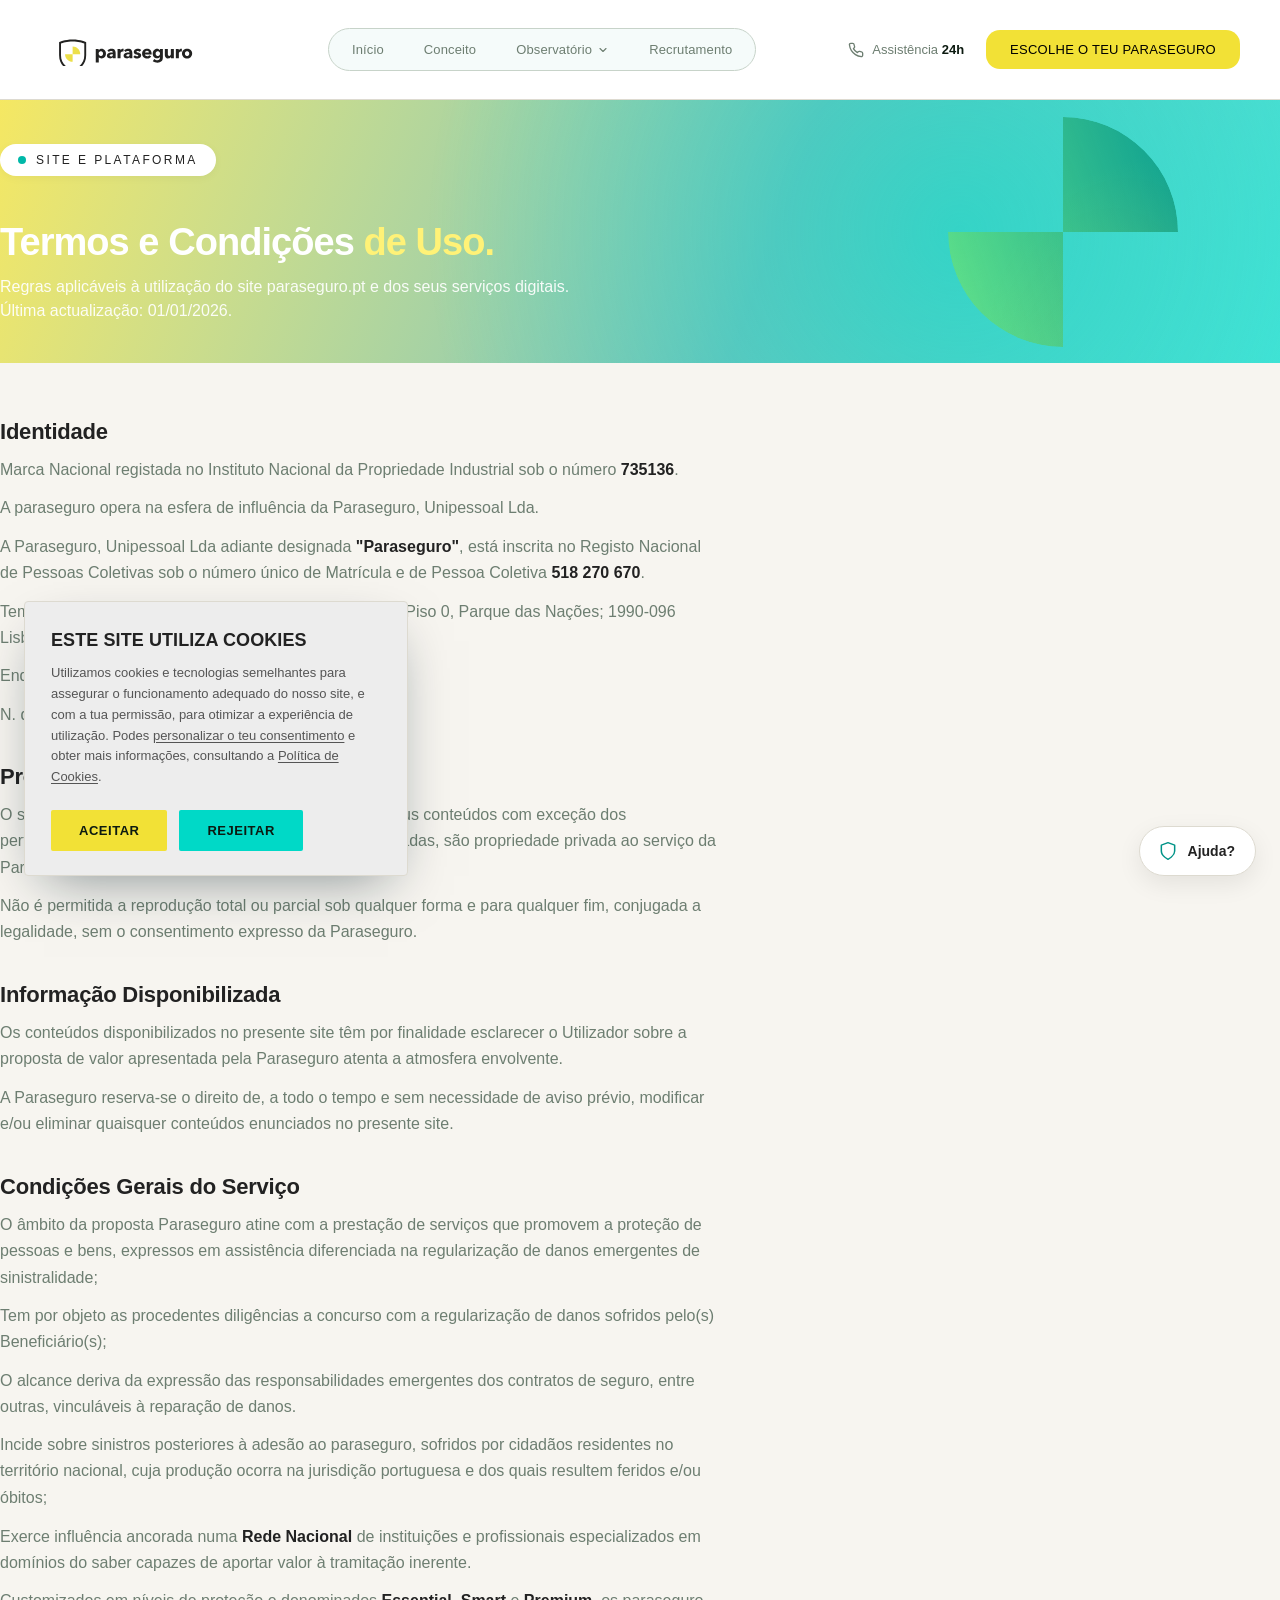
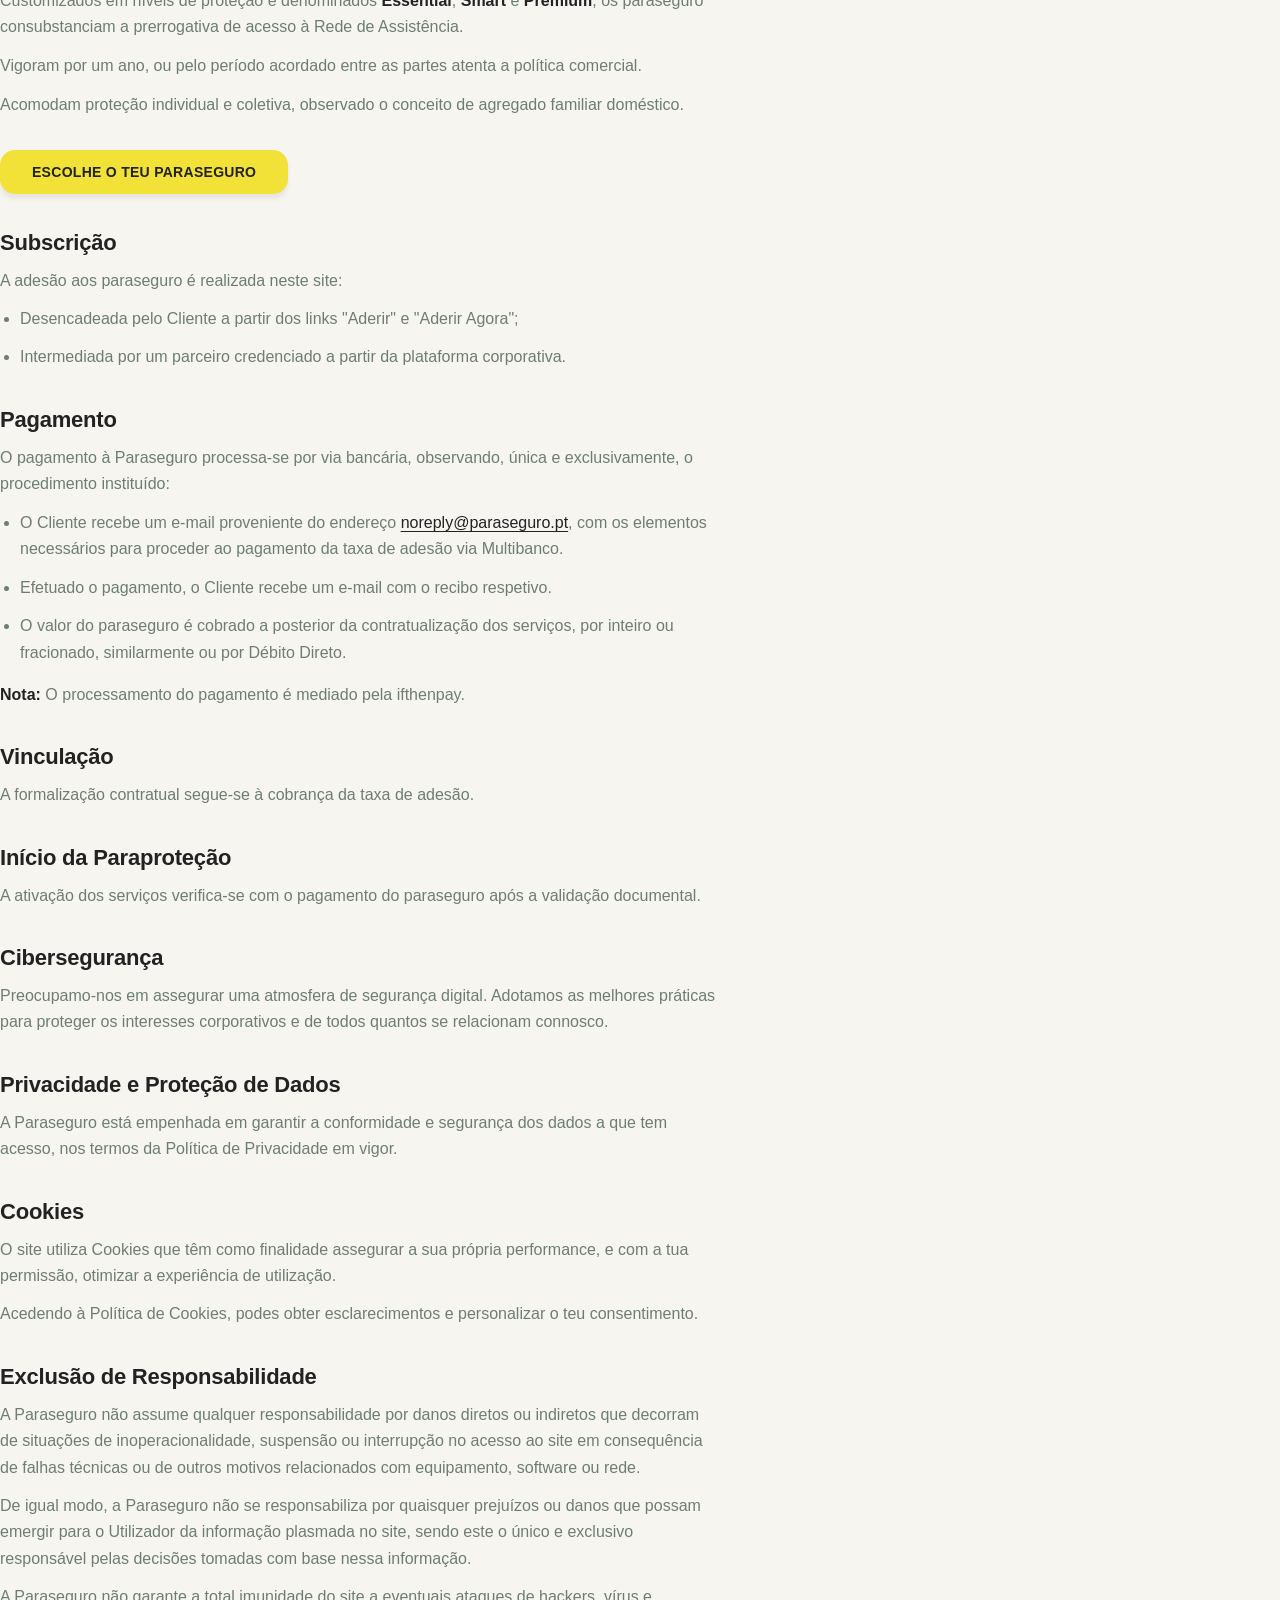
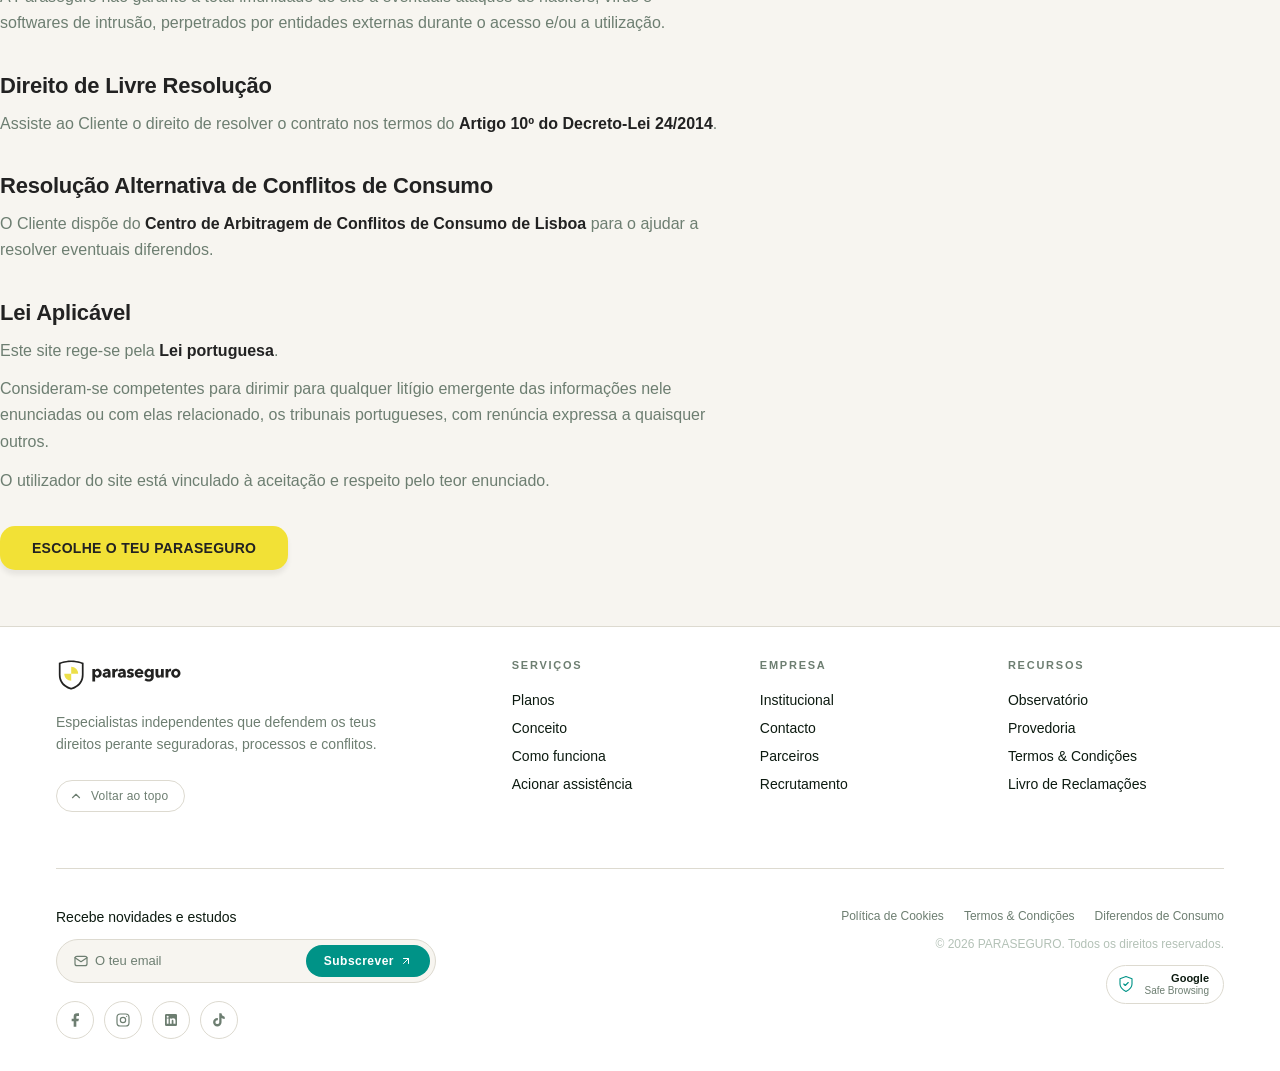
<file: termos-condicoes.html>
<!DOCTYPE html>
<html lang="pt">

<head>
  <meta charset="UTF-8">
  <meta name="viewport" content="width=device-width, initial-scale=1">
  <title>Paraseguro — Termos e Condições</title>
  <link rel="preconnect" href="https://fonts.googleapis.com">
  <link rel="stylesheet" href="styles.css">
  <link
    href="https://fonts.googleapis.com/css2?family=Cormorant+Garamond:ital,wght@0,400;0,600;0,700;1,400;1,600&family=Outfit:wght@300;400;500;600;700&display=swap"
    rel="stylesheet">
</head>

<body>

  <!-- Componentes partilhados (ver components.js) -->
  <div id="scroll-shield-slot"></div>
  <div id="nav-slot"></div>

  <main>
    <section class="page-hero">
      <div class="page-hero-inner max-w">
        <div class="hero-eyebrow">
          <div class="hero-eyebrow-dot"></div>
          <span>Site e plataforma</span>
        </div>
        <h1 class="page-hero-title">Termos e Condições <em>de Uso.</em></h1>
        <p class="page-hero-sub">Regras aplicáveis à utilização do site paraseguro.pt e dos seus serviços digitais.
          Última actualização: <time datetime="2026-01-01">01/01/2026</time>.</p>
      </div>
    </section>

    <section class="page-content max-w">
      <article class="page-prose">

        <h2>Identidade</h2>
        <p>Marca Nacional registada no Instituto Nacional da Propriedade Industrial sob o número <strong>735136</strong>.
        </p>
        <p>A paraseguro opera na esfera de influência da Paraseguro, Unipessoal Lda.</p>
        <p>A Paraseguro, Unipessoal Lda adiante designada <strong>"Paraseguro"</strong>, está inscrita no Registo
          Nacional de Pessoas Coletivas sob o número único de Matrícula e de Pessoa Coletiva <strong>518 270 670</strong>.
        </p>
        <p>Tem sede social e escritório na Avenida D. João II, N.52, Piso 0, Parque das Nações; 1990-096 Lisboa.</p>
        <p>Endereço de e-mail: <a href="mailto:correio@paraseguro.pt">correio@paraseguro.pt</a></p>
        <p>N. de telefone: <a href="tel:+351211582124">211 58 21 24</a></p>

        <h2>Propriedade Intelectual</h2>
        <p>O site com o endereço <a href="https://www.paraseguro.pt" target="_blank"
            rel="noopener">www.paraseguro.pt</a> e todos os seus conteúdos com exceção dos pertencentes a entidades
          externas devidamente identificadas, são propriedade privada ao serviço da Paraseguro.</p>
        <p>Não é permitida a reprodução total ou parcial sob qualquer forma e para qualquer fim, conjugada a legalidade,
          sem o consentimento expresso da Paraseguro.</p>

        <h2>Informação Disponibilizada</h2>
        <p>Os conteúdos disponibilizados no presente site têm por finalidade esclarecer o Utilizador sobre a proposta de
          valor apresentada pela Paraseguro atenta a atmosfera envolvente.</p>
        <p>A Paraseguro reserva-se o direito de, a todo o tempo e sem necessidade de aviso prévio, modificar e/ou
          eliminar quaisquer conteúdos enunciados no presente site.</p>

        <h2>Condições Gerais do Serviço</h2>
        <p>O âmbito da proposta Paraseguro atine com a prestação de serviços que promovem a proteção de pessoas e bens,
          expressos em assistência diferenciada na regularização de danos emergentes de sinistralidade;</p>
        <p>Tem por objeto as procedentes diligências a concurso com a regularização de danos sofridos pelo(s)
          Beneficiário(s);</p>
        <p>O alcance deriva da expressão das responsabilidades emergentes dos contratos de seguro, entre outras,
          vinculáveis à reparação de danos.</p>
        <p>Incide sobre sinistros posteriores à adesão ao paraseguro, sofridos por cidadãos residentes no território
          nacional, cuja produção ocorra na jurisdição portuguesa e dos quais resultem feridos e/ou óbitos;</p>
        <p>Exerce influência ancorada numa <strong>Rede Nacional</strong> de instituições e profissionais especializados
          em domínios do saber capazes de aportar valor à tramitação inerente.</p>
        <p>Customizados em níveis de proteção e denominados <strong>Essential</strong>, <strong>Smart</strong> e
          <strong>Premium</strong>, os paraseguro consubstanciam a prerrogativa de acesso à Rede de Assistência.</p>
        <p>Vigoram por um ano, ou pelo período acordado entre as partes atenta a política comercial.</p>
        <p>Acomodam proteção individual e coletiva, observado o conceito de agregado familiar doméstico.</p>

        <div class="page-actions">
          <a href="planos.html" class="btn-yellow">ESCOLHE O TEU PARASEGURO</a>
        </div>

        <h2>Subscrição</h2>
        <p>A adesão aos paraseguro é realizada neste site:</p>
        <ul>
          <li>Desencadeada pelo Cliente a partir dos links <em>"Aderir"</em> e <em>"Aderir Agora"</em>;</li>
          <li>Intermediada por um parceiro credenciado a partir da plataforma corporativa.</li>
        </ul>

        <h2>Pagamento</h2>
        <p>O pagamento à Paraseguro processa-se por via bancária, observando, única e exclusivamente, o procedimento
          instituído:</p>
        <ul>
          <li>O Cliente recebe um e-mail proveniente do endereço <a
              href="mailto:noreply@paraseguro.pt">noreply@paraseguro.pt</a>, com os elementos necessários para proceder
            ao pagamento da taxa de adesão via Multibanco.</li>
          <li>Efetuado o pagamento, o Cliente recebe um e-mail com o recibo respetivo.</li>
          <li>O valor do paraseguro é cobrado a posterior da contratualização dos serviços, por inteiro ou fracionado,
            similarmente ou por Débito Direto.</li>
        </ul>
        <p><strong>Nota:</strong> O processamento do pagamento é mediado pela <em>ifthenpay</em>.</p>

        <h2>Vinculação</h2>
        <p>A formalização contratual segue-se à cobrança da taxa de adesão.</p>

        <h2>Início da Paraproteção</h2>
        <p>A ativação dos serviços verifica-se com o pagamento do paraseguro após a validação documental.</p>

        <h2>Cibersegurança</h2>
        <p>Preocupamo-nos em assegurar uma atmosfera de segurança digital. Adotamos as melhores práticas para proteger
          os interesses corporativos e de todos quantos se relacionam connosco.</p>

        <h2>Privacidade e Proteção de Dados</h2>
        <p>A Paraseguro está empenhada em garantir a conformidade e segurança dos dados a que tem acesso, nos termos da
          Política de Privacidade em vigor.</p>

        <h2>Cookies</h2>
        <p>O site utiliza Cookies que têm como finalidade assegurar a sua própria performance, e com a tua permissão,
          otimizar a experiência de utilização.</p>
        <p>Acedendo à Política de Cookies, podes obter esclarecimentos e personalizar o teu consentimento.</p>

        <h2>Exclusão de Responsabilidade</h2>
        <p>A Paraseguro não assume qualquer responsabilidade por danos diretos ou indiretos que decorram de situações de
          inoperacionalidade, suspensão ou interrupção no acesso ao site em consequência de falhas técnicas ou de outros
          motivos relacionados com equipamento, software ou rede.</p>
        <p>De igual modo, a Paraseguro não se responsabiliza por quaisquer prejuízos ou danos que possam emergir para o
          Utilizador da informação plasmada no site, sendo este o único e exclusivo responsável pelas decisões tomadas
          com base nessa informação.</p>
        <p>A Paraseguro não garante a total imunidade do site a eventuais ataques de hackers, vírus e softwares de
          intrusão, perpetrados por entidades externas durante o acesso e/ou a utilização.</p>

        <h2>Direito de Livre Resolução</h2>
        <p>Assiste ao Cliente o direito de resolver o contrato nos termos do <strong>Artigo 10º do Decreto-Lei
            24/2014</strong>.</p>

        <h2>Resolução Alternativa de Conflitos de Consumo</h2>
        <p>O Cliente dispõe do <strong>Centro de Arbitragem de Conflitos de Consumo de Lisboa</strong> para o ajudar a
          resolver eventuais diferendos.</p>

        <h2>Lei Aplicável</h2>
        <p>Este site rege-se pela <strong>Lei portuguesa</strong>.</p>
        <p>Consideram-se competentes para dirimir para qualquer litígio emergente das informações nele enunciadas ou
          com elas relacionado, os tribunais portugueses, com renúncia expressa a quaisquer outros.</p>

        <p class="page-lead">O utilizador do site está vinculado à aceitação e respeito pelo teor enunciado.</p>

        <div class="page-actions">
          <a href="planos.html" class="btn-yellow">ESCOLHE O TEU PARASEGURO</a>
        </div>
      </article>
    </section>
  </main>

  <!-- Componentes partilhados -->
  <div id="footer-slot"></div>
  <div id="chat-slot"></div>

  <script src="components.js?v=9" defer></script>
  <script src="index.js?v=9" defer></script>
</body>

</html>
</file>
<file: styles.css>
*,
*::before,
*::after {
  box-sizing: border-box;
  margin: 0;
  padding: 0;
}

:root {
  --cyan: #00D9C7;
  --cyan-dark: #00b8a8;
  --cyan-deeper: #00a597;
  --yellow: #F2E136;
  --yellow-dark: #e0c231;
  --ink: #0c1a10;
  --ink2: #1a2e1e;
  --white: #ffffff;
  --chalk: #f7f5f0;
  --paper: #f0ede5;
  --mid: #6d7e71;
  --faint: #b3c1b6;
  --rule: #dddad0;
  --emerald: rgb(0, 147, 135);
  --emerald-dark: #009488;
  --emerald-deep: #00786e;
  --grey: #222;
  --white-transparent: #fffffff2;


  --gap: 14px;
  --spacing: .25rem;

  /* Vertical rhythm — espaçamento entre/dentro de secções */
  --space-section-sm: 48px;
  /* faixas compactas (logo bar) */
  --space-section: 96px;
  /* padrão */
  --space-section-lg: 120px;
  /* hero, CTA final */
}

html {
  font-size: 16px;
  overflow-x: hidden;
  scroll-behavior: smooth;
}

body {
  font-family: 'Montserrat', sans-serif;
  background: var(--chalk);
  color: var(--ink);
  margin: 0 auto;
}

.max-w {
  max-width: 90rem;
  margin-inline: auto;
}

/* Acessibilidade — visível apenas para leitores de ecrã */
.sr-only {
  position: absolute;
  width: 1px;
  height: 1px;
  padding: 0;
  margin: -1px;
  overflow: hidden;
  clip: rect(0, 0, 0, 0);
  white-space: nowrap;
  border: 0;
}

section {
  display: flex;
  flex-direction: column;
  justify-content: center;
}

/* ════════════════════════════════════════════════
   SCROLL PROTECTION INDICATOR
   ════════════════════════════════════════════════ */

.scroll-shield {
  position: fixed;
  right: 28px;
  top: 50%;
  transform: translateY(-50%);
  z-index: 90;
  display: flex;
  flex-direction: column;
  align-items: center;
  gap: 14px;
  pointer-events: none;
  opacity: 0;
  transition: opacity 0.4s ease;
}

.scroll-shield.visible {
  opacity: 1;
}

.scroll-shield-label {
  font-family: 'montserrat', sans-serif;
  font-size: 10px;
  font-weight: 600;
  letter-spacing: 0.14em;
  text-transform: uppercase;
  text-align: center;
  line-height: 1.3;
  transition: color 0.3s ease;
}

.scroll-shield-label-top {
  color: var(--faint);
}

.scroll-shield-label-bottom {
  color: var(--emerald);
}

.scroll-shield-track {
  position: relative;
  width: 3px;
  height: 220px;
  background: rgba(0, 0, 0, 0.08);
  border-radius: 999px;
  overflow: visible;
}

.scroll-shield-fill {
  position: absolute;
  top: 0;
  left: 0;
  width: 100%;
  height: 0%;
  background: linear-gradient(180deg, var(--cyan), var(--emerald));
  border-radius: 999px;
  transition: height 0.1s linear;
}

.scroll-shield-marker {
  position: absolute;
  top: 0%;
  left: 50%;
  width: 28px;
  height: 28px;
  border-radius: 50%;
  background: var(--white);
  border: 2px solid var(--emerald);
  color: var(--emerald);
  display: flex;
  align-items: center;
  justify-content: center;
  transform: translate(-50%, -50%);
  box-shadow: 0 4px 14px rgba(0, 120, 110, 0.25);
  transition: top 0.1s linear, background 0.3s ease, border-color 0.3s ease;
}

.scroll-shield-marker svg {
  width: 14px;
  height: 14px;
}

.scroll-shield.complete .scroll-shield-marker {
  background: var(--emerald);
  color: var(--yellow);
  border-color: var(--emerald-deep);
}

.scroll-shield.complete .scroll-shield-label-top {
  color: var(--rule);
}

/* ════════════════════════════════════════════════
   CHAT WIDGET
   ════════════════════════════════════════════════ */

.chat-widget {
  position: fixed;
  right: 24px;
  bottom: 24px;
  z-index: 95;
  font-family: 'Montserrat', sans-serif;
}

.chat-bubble {
  display: inline-flex;
  align-items: center;
  gap: 10px;
  padding: 14px 20px 14px 18px;
  background: var(--white);
  color: var(--grey);
  border: 1px solid var(--rule);
  border-radius: 999px;
  cursor: pointer;
  box-shadow: 0 8px 24px rgba(0, 0, 0, 0.08);
  font-size: 14px;
  font-weight: 600;
  transition: transform 0.2s ease, box-shadow 0.2s ease, border-color 0.2s ease;
}

.chat-bubble:hover {
  transform: translateY(-2px);
  box-shadow: 0 12px 32px rgba(0, 0, 0, 0.12);
  border-color: var(--emerald);
}

.chat-bubble-icon {
  width: 20px;
  height: 20px;
  color: var(--emerald);
  flex-shrink: 0;
}

.chat-widget.open .chat-bubble {
  display: none;
}

.chat-panel {
  position: absolute;
  right: 0;
  bottom: 0;
  width: 360px;
  max-width: calc(100vw - 32px);
  background: var(--white);
  border: 1px solid var(--rule);
  border-radius: 20px;
  box-shadow: 0 20px 60px rgba(0, 0, 0, 0.15);
  overflow: hidden;
  opacity: 0;
  transform: translateY(12px) scale(0.98);
  transform-origin: bottom right;
  pointer-events: none;
  transition: opacity 0.2s ease, transform 0.2s ease;
}

.chat-widget.open .chat-panel {
  opacity: 1;
  transform: translateY(0) scale(1);
  pointer-events: auto;
}

.chat-header {
  display: grid;
  grid-template-columns: auto 1fr auto;
  gap: 12px;
  align-items: start;
  padding: 18px 18px 16px;
  background: linear-gradient(to bottom right, #cfe7df 0%, #e4f1ec 100%);
  border-bottom: 1px solid var(--rule);
}

.chat-header-icon {
  width: 36px;
  height: 36px;
  border-radius: 50%;
  background: var(--white);
  border: 1px solid var(--rule);
  display: flex;
  align-items: center;
  justify-content: center;
  color: var(--emerald);
}

.chat-header-icon svg {
  width: 18px;
  height: 18px;
}

.chat-header-text {
  display: flex;
  flex-direction: column;
  gap: 4px;
  min-width: 0;
}

.chat-eyebrow {
  font-size: 10px;
  letter-spacing: 0.16em;
  text-transform: uppercase;
  color: var(--mid);
  font-weight: 600;
}

.chat-title {
  font-size: 14px;
  font-weight: 600;
  color: var(--grey);
  line-height: 1.35;
  letter-spacing: -0.005em;
}

.chat-close {
  width: 28px;
  height: 28px;
  border-radius: 50%;
  background: transparent;
  border: 1px solid transparent;
  color: var(--mid);
  cursor: pointer;
  display: flex;
  align-items: center;
  justify-content: center;
  transition: background 0.2s, color 0.2s;
}

.chat-close:hover {
  background: rgba(255, 255, 255, 0.6);
  color: var(--grey);
}

.chat-close svg {
  width: 14px;
  height: 14px;
}

.chat-form {
  display: flex;
  flex-direction: column;
  gap: 14px;
  padding: 18px;
}

.chat-field {
  display: flex;
  flex-direction: column;
  gap: 6px;
}

.chat-field-label {
  font-size: 11px;
  letter-spacing: 0.12em;
  text-transform: uppercase;
  color: var(--mid);
  font-weight: 600;
}

.chat-field input {
  width: 100%;
  font-family: inherit;
  font-size: 14px;
  color: var(--grey);
  background: var(--chalk);
  border: 1px solid var(--rule);
  border-radius: 10px;
  padding: 11px 14px;
  transition: border-color 0.2s, background 0.2s;
}

.chat-field input::placeholder {
  color: var(--faint);
}

.chat-field input:focus {
  outline: none;
  background: var(--white);
  border-color: var(--emerald);
}

.chat-check {
  display: flex;
  align-items: flex-start;
  gap: 10px;
  font-size: 12.5px;
  line-height: 1.45;
  color: var(--mid);
  cursor: pointer;
  user-select: none;
}

.chat-check input {
  margin-top: 2px;
  width: 16px;
  height: 16px;
  accent-color: var(--emerald);
  flex-shrink: 0;
  cursor: pointer;
}

.chat-check a {
  color: var(--emerald);
  text-decoration: underline;
  text-underline-offset: 2px;
}

.chat-submit {
  display: inline-flex;
  align-items: center;
  justify-content: center;
  gap: 8px;
  background: var(--yellow);
  color: #000;
  border: none;
  border-radius: 10px;
  padding: 13px 18px;
  font-family: inherit;
  font-size: 14px;
  font-weight: 600;
  cursor: pointer;
  transition: background 0.2s;
  margin-top: 4px;
}

.chat-submit:hover {
  background: var(--yellow-dark);
}

.chat-submit svg {
  width: 16px;
  height: 16px;
}

@media (max-width: 767px) {
  .chat-widget {
    right: 12px;
    bottom: 12px;
  }

  .chat-bubble-label {
    display: none;
  }

  .chat-bubble {
    padding: 14px;
  }

  .chat-panel {
    width: calc(100vw - 24px);
  }
}

@media (max-width: 900px) {
  .scroll-shield {
    display: none;
  }
}

/* ════════════════════════════════════════════════
   NAVIGATION
   ════════════════════════════════════════════════ */

nav h1 a {
  background: url("files/logo_paraseguro_RGB-02.svg") no-repeat;
  left: 1rem;
  background-size: auto 35px;
  position: relative;
  overflow: hidden;
  text-indent: -1000px;
  width: 100%;
  display: block;
  min-width: 200px;
  margin-top: 5px;
}

.nav {
  background: var(--white-transparent);
  border-bottom: 1px solid var(--rule);
  position: sticky;
  top: 0;
  z-index: 100;
  width: 100vw;
  margin-left: calc(50% - 50vw);
  padding-block: calc(.20rem * 5);
}

.nav-inner {
  display: flex;
  align-items: center;
  justify-content: space-between;
  padding: 12px 0px;
  max-width: 90rem;
  margin-inline: auto;
}

.nav-brand {
  display: flex;
  align-items: center;
  gap: 10px;
}

.nav-logo {
  border-radius: 8px;
  display: flex;
  align-items: center;
  justify-content: center;
}

.nav-logo svg {
  width: 18px;
  height: 18px;
  stroke: var(--cyan);
  fill: none;
  stroke-width: 1.8;
}

.nav-name {
  font-size: 17px;
  font-weight: 600;
  color: var(--ink);
  letter-spacing: -0.01em;
}

.nav-links {
  display: flex;
  gap: 4px;
  list-style: none;
  background: color-mix(in srgb, var(--emerald) 4%, var(--white));
  border: 1px solid color-mix(in srgb, var(--emerald) 10%, var(--rule));
  border-radius: 999px;
  padding: 5px;
  margin: 0;
}

.nav-links li {
  list-style: none;
}

.nav-links a {
  display: inline-flex;
  align-items: center;
  font-family: 'montserrat', sans-serif;
  font-size: 13px;
  font-weight: 500;
  color: var(--mid);
  text-decoration: none;
  padding: 8px 18px;
  border-radius: 999px;
  letter-spacing: 0.01em;
  transition: background 0.2s ease, color 0.2s ease, box-shadow 0.2s ease;
}

.nav-links a:hover {
  color: var(--ink);
  background: rgba(255, 255, 255, 0.7);
}

.nav-links a.is-active {
  background: rgb(48, 48, 48);
  color: var(--white);
  box-shadow: 0 4px 12px -4px color-mix(in srgb, var(--emerald) 40%, transparent);
}

.nav-links a.is-active:hover {
  background: rgb(71, 71, 71);
  color: var(--white);
}

/* ─── Dropdown submenu (desktop) ─── */

.nav-has-submenu {
  position: relative;
}

.nav-has-submenu > a {
  display: inline-flex;
  align-items: center;
  gap: 5px;
}

.nav-chev {
  width: 12px;
  height: 12px;
  transition: transform 0.25s ease;
}

.nav-has-submenu:hover .nav-chev,
.nav-has-submenu:focus-within .nav-chev {
  transform: rotate(180deg);
}

.nav-submenu {
  position: absolute;
  top: calc(100% + 10px);
  left: 50%;
  transform: translateX(-50%) translateY(-6px);
  min-width: 320px;
  background: var(--white);
  border: 1px solid var(--rule);
  border-radius: 14px;
  padding: 8px;
  list-style: none;
  margin: 0;
  display: flex;
  flex-direction: column;
  gap: 2px;
  box-shadow: 0 18px 40px -12px rgba(0, 50, 42, 0.25),
              0 6px 16px -8px rgba(0, 50, 42, 0.12);
  opacity: 0;
  visibility: hidden;
  pointer-events: none;
  transition: opacity 0.22s ease, visibility 0s linear 0.22s, transform 0.22s ease;
  z-index: 10;
}

.nav-has-submenu:hover .nav-submenu,
.nav-has-submenu:focus-within .nav-submenu {
  opacity: 1;
  visibility: visible;
  pointer-events: auto;
  transform: translateX(-50%) translateY(0);
  transition: opacity 0.22s ease, visibility 0s, transform 0.22s ease;
}

/* "bridge" invisível entre o link e o dropdown para o hover não falhar */
.nav-submenu::before {
  content: '';
  position: absolute;
  top: -12px;
  left: 0;
  right: 0;
  height: 14px;
}

.nav-submenu li {
  list-style: none;
}

.nav-submenu a {
  display: flex;
  align-items: flex-start;
  gap: 14px;
  padding: 12px 14px;
  border-radius: 10px;
  background: transparent;
  color: var(--ink);
  text-decoration: none;
  transition: background 0.2s ease;
}

.nav-submenu a:hover {
  background: color-mix(in srgb, var(--emerald) 6%, var(--white));
}

.nav-sub-num {
  font-family: 'montserrat', sans-serif;
  font-size: 11px;
  font-weight: 700;
  letter-spacing: 0.1em;
  color: var(--emerald);
  background: color-mix(in srgb, var(--emerald) 10%, var(--white));
  border-radius: 6px;
  padding: 3px 6px;
  flex-shrink: 0;
  margin-top: 2px;
}

.nav-sub-text {
  display: flex;
  flex-direction: column;
  gap: 2px;
}

.nav-sub-text strong {
  font-family: 'montserrat', sans-serif;
  font-size: 14px;
  font-weight: 600;
  color: var(--ink);
  letter-spacing: -0.005em;
}

.nav-sub-text em {
  font-style: normal;
  font-size: 12px;
  color: var(--mid);
}

/* Mobile: sub-items aparecem inline com indent */
.nav-mobile-sub a {
  padding-left: 24px !important;
  font-size: 14px !important;
  color: var(--mid) !important;
  font-weight: 400 !important;
}

.nav-cta {
  background: var(--yellow);
  color: #000000;
  font-family: 'montserrat', sans-serif;
  font-size: 13px;
  font-weight: 500;
  padding: 12px 24px;
  border: none;
  border-radius: 14px;
  cursor: pointer;
  letter-spacing: 0.02em;
  transition: background 0.2s;
}

.nav-cta:hover {
  background: var(--yellow-dark);
}

/* .nav-cta::before {
  content: '\2197 ';
  font-size: 16px;
  margin-right: 16px;
} */

/* ════════════════════════════════════════════════
   HERO
   ════════════════════════════════════════════════ */

.hero {
  background:
    radial-gradient(circle at 0% 100%, rgba(242, 225, 54, 0.16), transparent 60%), linear-gradient(109deg, rgb(0 147 135), #abfd2773);
  padding-block: 20px;
  padding-bottom: 70px;
}

.hero-inner {
  display: grid;
  grid-template-columns: 1.35fr 1fr;
  gap: calc(var(--spacing) * 16);
  align-items: stretch;
  margin-block-start: 50px;
}

.hero-left {
  padding-left: 0;
  display: flex;
  flex-direction: column;
  justify-content: center;
  border-right: none;
}

.hero-eyebrow {
  display: inline-flex;
  align-items: center;
  gap: 10px;
  margin-bottom: 32px;
  padding: 9px 18px;
  background: #ffffff;
  border-radius: 999px;
  box-shadow: 0 2px 10px rgba(0, 0, 0, 0.04);
  width: fit-content;
}

.hero-eyebrow-dot {
  width: 8px;
  height: 8px;
  border-radius: 50%;
  background: var(--cyan-dark);
}

.hero-eyebrow span {
  font-size: 12px;
  letter-spacing: 0.2em;
  text-transform: uppercase;
  color: var(--grey);
  font-weight: 500;
}

.hero-title {
  font-family: 'montserrat', sans-serif;
  font-weight: 700;
  font-size: 60px;
  line-height: 0.99;
  color: var(--white);
  letter-spacing: -0.02em;
  margin-bottom: 8px;
}

.hero-title-accent {
  font-family: 'montserrat', sans-serif;
  font-weight: 700;
  font-size: 60px;
  line-height: 0.92;
  color: var(--yellow);
  display: block;
  margin-bottom: 36px;
}

.hero-subhead {
  font-family: 'montserrat', sans-serif;
  font-size: 18px;
  line-height: 1.45;
  color: var(--white);
  font-weight: 500;
  max-width: 480px;
  margin-bottom: 45px;
  letter-spacing: -0.005em;
}

.hero-actions {
  display: flex;
  gap: 14px;
}

.btn-cyan {
  background: var(--cyan);
  color: var(--emerald-deep);
  font-family: 'montserrat', sans-serif;
  font-size: 14px;
  font-weight: 600;
  padding: 14px 32px;
  border: none;
  border-radius: 6px;
  cursor: pointer;
  letter-spacing: 0.02em;
  transition: background 0.2s;
}

.btn-cyan:hover {
  background: var(--cyan-dark);
}

.btn-yellow {
  background: var(--yellow);
  color: var(--grey);
  font-family: 'montserrat', sans-serif;
  font-size: 14px;
  font-weight: 600;
  padding: 14px 32px;
  border: none;
  border-radius: 15px;
  cursor: pointer;
  letter-spacing: 0.02em;
  box-shadow: 0px 5px 5px #00000011;
  transition: all 250ms cubic-bezier(.4, 0, .2, 1);
}

.btn-yellow:hover {
  transform: translateY(-0.5px);
  box-shadow: 0px 10px 20px #00000020;
}

.btn-ghost {
  background: transparent;
  color: #000000;
  font-family: 'montserrat', sans-serif;
  font-size: 14px;
  padding: 14px 32px;
  border: 1px solid rgba(23, 23, 23, 0.2);
  border-radius: 15px;
  cursor: pointer;
  transition: border-color 0.2s;
}

.btn-ghost:hover {
  border-color: rgba(27, 27, 27, 0.4);
}

.hero .btn-ghost {
  color: var(--white);
  border-color: rgba(255, 255, 255, 0.45);
}

.hero .btn-ghost:hover {
  border-color: rgba(255, 255, 255, 0.85);
}

.hero-stats {
  display: flex;
  gap: 56px;
  margin-top: 80px;
}

.hero-stat-value {
  font-family: 'montserrat', sans-serif;
  font-size: 30px;
  font-weight: 700;
  color: var(--white);
  letter-spacing: -0.02em;
  line-height: 1.1;
}

.hero-stat-label {
  font-size: 13px;
  color: rgba(255, 255, 255, 0.8);
  font-weight: 300;
  margin-top: 6px;
}

.hero-right {
  position: relative;
  background-color: var(--ink2);
  display: flex;
  flex-direction: column;
  justify-content: flex-end;
  border-radius: 24px;
  padding: 30px;
  min-height: 640px;
  max-height: 680px;
  aspect-ratio: 4 / 5;
  width: 100%;
  justify-self: end;
  max-width: 680px;
  overflow: hidden;
  box-shadow:
    0 50px 80px -20px rgba(0, 50, 42, 0.45),
    0 25px 45px -15px rgba(0, 50, 42, 0.30),
    0 8px 16px -8px rgba(0, 50, 42, 0.20);
}

.hero-video {
  position: absolute;
  inset: 0;
  width: 100%;
  height: 100%;
  object-fit: cover;
  z-index: 0;
  pointer-events: none;
}

.hero-overlay {
  position: relative;
  z-index: 1;
}

.hero-overlay {
  display: flex;
  flex-direction: column;
  gap: var(--gap);
}

.hero-card-top {
  background: rgba(255, 255, 255, 0.92);
  backdrop-filter: blur(8px);
  border-radius: 16px;
  padding: 22px 26px;
}

.hero-card-eyebrow {
  font-size: 13px;
  color: var(--grey);
  font-weight: 300;
  margin-bottom: 6px;
}

.hero-card-title {
  font-size: 18px;
  font-weight: 600;
  color: var(--grey);
  letter-spacing: -0.01em;
}

.hero-card-bottom {
  display: grid;
  grid-template-columns: 1fr 1fr;
  gap: var(--gap);
}

.hero-mini-card {
  background: rgba(255, 255, 255, 0.92);
  backdrop-filter: blur(8px);
  border-radius: 16px;
  padding: 18px 22px;
}

.hero-mini-value {
  font-size: 26px;
  font-weight: 600;
  color: var(--grey);
  letter-spacing: -0.02em;
  line-height: 1.1;
  margin-bottom: 2px;
}

.hero-mini-label {
  font-size: 13px;
  color: var(--grey);
  font-weight: 300;
}

/* ════════════════════════════════════════════════
   HERO ALTERNATIVO (exploração — desktop only)
   ════════════════════════════════════════════════ */

.hero-alt {
  position: relative;
  isolation: isolate;
  padding: 32px 0 130px;
  overflow: hidden;
  min-height: 90vh;
  min-height: 90svh;
  display: flex;
  flex-direction: column;
}

.hero-alt-bg {
  position: absolute;
  inset: 0;
  z-index: -2;
  overflow: hidden;
}

.hero-alt-slide {
  position: absolute;
  inset: 0;
  background-size: cover;
  background-position: center;
  background-repeat: no-repeat;
  opacity: 0;
  transform: scale(1.04);
  transition: opacity 1.2s ease, transform 7s ease-out;
  will-change: opacity, transform;
}

.hero-alt-slide.is-active {
  opacity: 1;
  transform: scale(1);
}

.hero-alt-dots {
  position: absolute;
  top: 50%;
  right: 28px;
  transform: translateY(-50%);
  display: flex;
  flex-direction: column;
  gap: 12px;
  z-index: 3;
}

.hero-alt-dot {
  width: 10px;
  height: 10px;
  padding: 0;
  border-radius: 999px;
  border: 1.5px solid rgba(255, 255, 255, 0.7);
  background: transparent;
  cursor: pointer;
  transition: height 0.35s ease, background 0.35s ease, border-color 0.35s ease;
}

.hero-alt-dot:hover {
  background: rgba(255, 255, 255, 0.5);
}

.hero-alt-dot.is-active {
  height: 32px;
  background: var(--yellow);
  border-color: var(--yellow);
}

.hero-alt-dot:focus-visible {
  outline: 2px solid var(--yellow);
  outline-offset: 3px;
}

@media (prefers-reduced-motion: reduce) {
  .hero-alt-slide {
    transition: opacity 0.2s ease;
    transform: none;
  }
  .hero-alt-slide.is-active {
    transform: none;
  }
}

.hero-alt-overlay {
  position: absolute;
  inset: 0;
  background:
    linear-gradient(115deg, rgba(0, 120, 110, 0.10) 0%, rgba(0, 147, 135, 0.05) 55%, rgba(242, 225, 54, 0.02) 100%),
    linear-gradient(180deg, rgba(8, 30, 40, 0.32) 0%, rgba(8, 30, 40, 0.12) 50%, rgba(8, 30, 40, 0.42) 100%);
  z-index: -1;
}

.hero-alt-inner {
  position: relative;
  padding: 40px 56px 0;
  display: flex;
  flex-direction: column;
  gap: 0;
  flex: 1;
  width: 100%;
}

/* ─── Topo: eyebrow + badge ─── */

.hero-alt-top {
  display: flex;
  justify-content: space-between;
  align-items: flex-start;
  gap: 24px;
  padding-bottom: 20px;
}

.hero-alt-eyebrow {
  display: flex;
  flex-direction: column;
  gap: 2px;
}

.hero-alt-eyebrow span {
  font-family: 'Montserrat', sans-serif;
  font-size: 11px;
  letter-spacing: 0.14em;
  text-transform: uppercase;
  color: rgba(255, 255, 255, 0.78);
  font-weight: 500;
  line-height: 1.4;
}

.hero-alt-badge {
  display: flex;
  flex-direction: column;
  align-items: flex-end;
  gap: 2px;
  text-align: right;
}

.hero-alt-badge-value {
  font-family: 'Montserrat', sans-serif;
  font-size: 20px;
  font-weight: 700;
  color: #fff;
  letter-spacing: -0.01em;
  line-height: 1;
}

.hero-alt-badge-label {
  font-size: 11px;
  letter-spacing: 0.06em;
  color: rgba(255, 255, 255, 0.78);
  font-weight: 400;
  line-height: 1.4;
}

/* ─── Corpo: descrição + headline ─── */

.hero-alt-body {
  display: grid;
  grid-template-columns: 1.5fr 1fr;
  gap: 40px;
  align-items: end;
  padding: 60px 0 80px;
  min-height: 380px;
  flex: 1;
}

.hero-alt-left {
  display: flex;
  flex-direction: column;
  gap: 26px;
  max-width: 460px;
  padding-bottom: 6px;
}

.hero-alt-desc {
  font-family: 'Montserrat', sans-serif;
  font-size: 14px;
  line-height: 1.65;
  color: rgba(255, 255, 255, 0.92);
  font-weight: 400;
  margin: 0;
}

.hero-alt-actions {
  display: flex;
  flex-wrap: wrap;
  align-items: center;
  gap: 14px;
}

.hero-alt-cta {
  display: inline-flex;
  align-items: center;
  gap: 10px;
  font-family: 'Montserrat', sans-serif;
  font-size: 12px;
  font-weight: 700;
  letter-spacing: 0.1em;
  text-transform: uppercase;
  padding: 14px 22px;
  border-radius: 10px;
  text-decoration: none;
  width: fit-content;
  cursor: pointer;
  transition: transform 0.2s ease, box-shadow 0.2s ease, background 0.2s ease, border-color 0.2s ease, color 0.2s ease;
}

.hero-alt-cta--primary {
  background: var(--yellow);
  color: #0f2f35;
  box-shadow: 0 8px 20px rgba(0, 0, 0, 0.18);
}

.hero-alt-cta--primary:hover {
  transform: translateY(-1px);
  background: var(--yellow-dark);
  box-shadow: 0 12px 26px rgba(0, 0, 0, 0.28);
}

.hero-alt-cta--ghost {
  background: transparent;
  color: #fff;
  border: 1px solid rgba(255, 255, 255, 0.55);
  padding: 13px 20px;
}

.hero-alt-cta--ghost:hover {
  background: rgba(255, 255, 255, 0.08);
  border-color: rgba(255, 255, 255, 0.9);
  transform: translateY(-1px);
}

.hero-alt-cta svg {
  width: 14px;
  height: 14px;
}

.hero-alt-headline {
  font-family: 'Montserrat', sans-serif;
  font-weight: 700;
  font-size: clamp(38px, 4.5vw, 60px);
  line-height: 0.98;
  letter-spacing: -0.02em;
  color: #ffffff;
  text-align: left;
  margin: 0;
  text-shadow: 0 2px 24px rgba(0, 0, 0, 0.18);
}

.hero-alt-headline span {
  display: block;
}

.hero-alt-headline-accent {
  color: var(--yellow);
}

/* ─── Cartão "O que oferecemos" — sobrepõe o final do hero ─── */

.offer-card {
  background: #ffffff;
  border-radius: 24px;
  padding: 44px 48px;
  margin: 40px 0 -110px;
  box-shadow:
    0 30px 60px -25px rgba(8, 30, 40, 0.35),
    0 12px 24px -12px rgba(8, 30, 40, 0.18);
  display: grid;
  grid-template-columns: 1fr 2.2fr;
  gap: 56px;
  align-items: start;
}

.offer-card-head {
  display: flex;
  flex-direction: column;
  gap: 14px;
  border-right: 1px solid rgba(15, 47, 53, 0.08);
  padding-right: 32px;
}

.offer-card-eyebrow {
  font-family: 'Montserrat', sans-serif;
  font-size: 11px;
  letter-spacing: 0.18em;
  color: var(--emerald-deep);
  font-weight: 600;
}

.offer-card-title {
  font-family: 'Montserrat', sans-serif;
  font-size: 26px;
  font-weight: 700;
  line-height: 1.15;
  letter-spacing: -0.01em;
  color: #0f2f35;
  margin: 0;
}

.offer-card-grid {
  display: grid;
  grid-template-columns: repeat(4, 1fr);
  gap: 28px;
}

.offer-item {
  display: flex;
  flex-direction: column;
  gap: 8px;
}

.offer-item-icon {
  width: 36px;
  height: 36px;
  color: var(--emerald-deep);
  margin-bottom: 6px;
  transition: transform 0.3s ease;
  transform-origin: left center;
}

.offer-item:hover .offer-item-icon {
  transform: scale(1.18);
}

.offer-item-icon svg {
  width: 100%;
  height: 100%;
}

.offer-item-title {
  font-family: 'Montserrat', sans-serif;
  font-size: 15px;
  font-weight: 700;
  letter-spacing: -0.005em;
  color: #0f2f35;
  margin: 0;
}

.offer-item-text {
  font-size: 13px;
  line-height: 1.55;
  color: rgba(15, 47, 53, 0.7);
  font-weight: 400;
  margin: 0;
}

/* Dots do carrossel — escondidos no desktop, só aparecem em mobile */
.offer-card-dots {
  display: none;
}

/* ─── Hero alternativo: TABLET (≤1023px) ─── */

@media (max-width: 1023px) {
  .hero-alt {
    min-height: 0;
    padding: 28px 0 90px;
  }

  .hero-alt-inner {
    padding: 32px 32px 0;
  }

  .hero-alt-body {
    grid-template-columns: 1fr;
    gap: 28px;
    align-items: start;
    padding: 48px 0 56px;
    min-height: 0;
  }

  .hero-alt-left {
    max-width: 560px;
  }

  .hero-alt-dots {
    top: auto;
    bottom: 24px;
    right: 24px;
    transform: none;
    flex-direction: row;
  }

  .hero-alt-dot.is-active {
    height: 10px;
    width: 32px;
  }

  .offer-card {
    grid-template-columns: 1fr;
    gap: 28px;
    padding: 32px;
    margin: 32px 0 -70px;
  }

  .offer-card-head {
    border-right: 0;
    padding-right: 0;
    border-bottom: 1px solid rgba(15, 47, 53, 0.08);
    padding-bottom: 22px;
  }

  .offer-card-grid {
    grid-template-columns: 1fr 1fr;
    gap: 24px;
  }
}

/* ─── Hero alternativo: MOBILE (≤767px) ─── */

@media (max-width: 767px) {
  /* Fundo full-bleed: sai da margem do body e vai às bordas do ecrã.
     O conteúdo mantém-se no sítio porque o padding do inner compensa a margem removida. */
  .hero-alt {
    padding: 20px 0 80px;
    width: 100vw;
    margin-left: calc(50% - 50vw);
  }

  .hero-alt-inner {
    padding: 24px 32px 0;
  }

  .hero-alt-top {
    padding-bottom: 12px;
  }

  .hero-alt-body {
    padding: 36px 0 40px;
    gap: 22px;
  }

  .hero-alt-headline {
    font-size: clamp(34px, 9vw, 46px);
  }

  .hero-alt-desc {
    font-size: 14px;
  }

  .hero-alt-actions {
    flex-direction: column;
    align-items: stretch;
    width: 100%;
  }

  .hero-alt-cta {
    width: 100%;
    justify-content: center;
  }

  /* Dots do background-slider: ocultar em mobile (poupar espaço; auto-roda sozinho) */
  .hero-alt-dots {
    display: none;
  }

  /* ─── Offer card vira CARROSSEL ─── */
  .offer-card {
    padding: 26px 20px;
    margin: 28px 0 -60px;
    border-radius: 20px;
  }

  .offer-card-title {
    font-size: 22px;
  }

  .offer-card-grid {
    display: flex;
    grid-template-columns: none;
    gap: 0;
    overflow-x: auto;
    scroll-snap-type: x mandatory;
    scroll-behavior: smooth;
    -webkit-overflow-scrolling: touch;
    scrollbar-width: none;
    margin: 0 -20px;
    padding: 4px 0;
  }

  .offer-card-grid::-webkit-scrollbar {
    display: none;
  }

  .offer-item {
    flex: 0 0 100%;
    scroll-snap-align: center;
    padding: 0 20px;
    box-sizing: border-box;
  }

  .offer-item-icon {
    width: 40px;
    height: 40px;
  }

  .offer-item-title {
    font-size: 17px;
  }

  .offer-item-text {
    font-size: 14px;
  }

  /* Dots de navegação do carrossel */
  .offer-card-dots {
    display: flex;
    justify-content: center;
    gap: 8px;
    margin-top: 22px;
  }

  .offer-card-dot {
    width: 8px;
    height: 8px;
    padding: 0;
    border: 0;
    border-radius: 999px;
    background: color-mix(in srgb, var(--emerald) 20%, var(--rule));
    cursor: pointer;
    transition: width 0.3s ease, background 0.3s ease;
  }

  .offer-card-dot.is-active {
    width: 24px;
    background: var(--emerald);
  }
}

/* ════════════════════════════════════════════════
   LOGO BAR
   ════════════════════════════════════════════════ */

.logo-bar {
  background: var(--white);
  padding-block: var(--space-section-sm);

}

.logo-bar-inner {
  display: flex;
  flex-direction: column;
  align-items: center;
  gap: 28px;
}

.logo-bar-label {
  font-family: 'montserrat', sans-serif;
  font-size: 11px;
  letter-spacing: 0.22em;
  text-transform: uppercase;
  color: var(--mid);
  font-weight: 500;
}

.logo-bar-list {
  display: flex;
  align-items: center;
  justify-content: space-between;
  gap: 56px;
  flex-wrap: wrap;
  width: 100%;
}

.logo-mark {
  display: inline-flex;
  align-items: center;
  gap: 12px;
  color: var(--mid);
  font-family: 'montserrat', sans-serif;
  font-size: 13px;
  font-weight: 500;
  letter-spacing: 0.02em;
  opacity: 0.75;
  cursor: default;
  position: relative;
  transition: color 0.25s ease, opacity 0.25s ease, transform 0.25s ease;
}

.logo-mark::before {
  content: '';
  width: 6px;
  height: 6px;
  border-radius: 50%;
  background: var(--rule);
  flex-shrink: 0;
  transition: background 0.25s ease, transform 0.25s ease;
}

.logo-mark:hover {
  color: var(--emerald);
  opacity: 1;
  transform: translateY(-1px);
}

.logo-mark:hover::before {
  background: var(--emerald);
  transform: scale(1.4);
}

.logo-mark svg {
  width: 18px;
  height: 18px;
  flex-shrink: 0;
}

.logo-mark strong {
  font-weight: 700;
}

.logo-mark--mono {
  font-family: 'montserrat', sans-serif;
  font-weight: 600;
  font-size: 14px;
  letter-spacing: 0.18em;
  text-transform: uppercase;
}

/* Carrossel automático infinito — translada metade da pista (2 cópias) */
@keyframes logoMarquee {
  from {
    transform: translateX(0);
  }

  to {
    transform: translateX(-50%);
  }
}

@media (max-width: 1023px) {
  .logo-bar-list {
    justify-content: center;
    gap: 36px 48px;
  }
}

@media (max-width: 767px) {
  .logo-bar {
    padding-block: 28px;
    overflow: hidden;
  }

  .logo-bar-list {
    gap: 24px 32px;
  }

  .logo-mark {
    font-size: 15px;
  }

  /* Carrossel automático infinito em mobile (items duplicados via JS) */
  .logo-bar-list.is-marquee {
    flex-wrap: nowrap;
    justify-content: flex-start;
    width: max-content;
    gap: 0;
    animation: logoMarquee 18s linear infinite;
    will-change: transform;
  }

  .logo-bar-list.is-marquee .logo-mark {
    margin-right: 44px;
    flex-shrink: 0;
    opacity: 0.85;
  }
}

@media (prefers-reduced-motion: reduce) {
  .logo-bar-list.is-marquee {
    animation: none;
  }
}

/* ════════════════════════════════════════════════
   SHARED — section eyebrow
   ════════════════════════════════════════════════ */

.section-eyebrow {
  font-size: 11px;
  letter-spacing: 0.22em;
  font-weight: 600;
  margin-bottom: 20px;
  gap: 12px;
  text-align: center;
}

/* ════════════════════════════════════════════════
   VERSUS
   ════════════════════════════════════════════════ */

.versus {
  background: var(--chalk);
  padding-block: var(--space-section);
}

.versus .section-title {
  font-family: 'montserrat', sans-serif;
  font-weight: 700;
  font-size: 60px;
  line-height: 1.1;
  color: var(--ink);
  margin-bottom: 40px;
  text-align: center;
}

em {
  font-style: normal;
}

.section-title em {
  color: var(--emerald);
  font-style: normal;
}

.vs-compare {
  --vs-cols: 1.1fr 1fr 1fr;
  position: relative;
  background: var(--white);
  border: 1px solid var(--rule);
  border-radius: 24px;
  overflow: hidden;
  box-shadow: 0 30px 60px -45px rgba(0, 60, 50, 0.25);
}

.vs-compare::after {
  content: '';
  position: absolute;
  top: 0;
  right: 0;
  bottom: 0;
  width: calc(100% / 3.1);
  border: 2.5px solid var(--emerald);
  border-top-right-radius: 24px;
  border-bottom-right-radius: 24px;
  pointer-events: none;
  z-index: 3;
}

.vs-head,
.vs-row {
  display: grid;
  grid-template-columns: var(--vs-cols);
  align-items: stretch;
}

.vs-head {
  background: color-mix(in srgb, var(--emerald) 5%, var(--white));
  border-bottom: 1px solid var(--rule);
}

.vs-head-cell {
  padding: 18px 28px;
  display: flex;
  align-items: center;
}

.vs-head-cell--bad {
  border-left: 1px solid var(--rule);
}

.vs-head-cell--good {
  border-left: 1px solid var(--rule);
  background: color-mix(in srgb, var(--emerald) 8%, var(--white));
}

.vs-pill {
  display: inline-flex;
  align-items: center;
  gap: 8px;
  font-size: 11px;
  font-weight: 700;
  letter-spacing: 0.16em;
  text-transform: uppercase;
  padding: 6px 12px;
  border-radius: 999px;
}

.vs-pill--bad {
  background: color-mix(in srgb, var(--mid) 12%, var(--white));
  color: var(--mid);
}

.vs-pill--good {
  background: var(--emerald);
  color: var(--white);
}

.vs-row {
  border-top: 1px solid var(--rule);
  transition: background 0.2s ease;
}

.vs-row:first-of-type {
  border-top: 0;
}

.vs-row:hover {
  background: color-mix(in srgb, var(--emerald) 3%, var(--white));
}

.vs-label,
.vs-side {
  padding: 22px 28px;
  display: flex;
  align-items: center;
  font-size: 16px;
  line-height: 1.35;
}

.vs-label {
  font-weight: 600;
  color: var(--grey);
  letter-spacing: -0.01em;
}

.vs-side {
  border-left: 1px solid var(--rule);
  gap: 12px;
  font-weight: 500;
}

.vs-side--bad {
  color: var(--mid);
}

.vs-side--good {
  color: var(--grey);
  background: color-mix(in srgb, var(--emerald) 4%, var(--white));
}

.vs-mark {
  flex-shrink: 0;
  display: inline-flex;
  align-items: center;
  justify-content: center;
  width: 26px;
  height: 26px;
  border-radius: 50%;
}

.vs-mark svg {
  width: 14px;
  height: 14px;
  display: block;
}

.vs-mark--x {
  background: color-mix(in srgb, #d4452f 14%, var(--white));
  color: #d4452f;
}

.vs-mark--v {
  background: var(--emerald);
  color: var(--white);
}

/* ════════════════════════════════════════════════
   COMO FUNCIONA
   ════════════════════════════════════════════════ */

.how {
  background: var(--chalk);
  padding-block: var(--space-section);
}

.how .section-eyebrow {
  text-align: left;
}

.how-inner>.section-title {
  margin-bottom: 56px;
  font-size: 50px;
}

.steps-interactive {
  display: grid;
  grid-template-columns: 1fr 1.1fr;
  gap: 56px;
  align-items: stretch;
}

.steps-list {
  display: flex;
  flex-direction: column;
  position: relative;
  padding-left: 18px;
}

.steps-list::before {
  content: '';
  position: absolute;
  left: 0;
  top: 0;
  bottom: 0;
  width: 2px;
  background: color-mix(in srgb, var(--emerald) 18%, transparent);
  border-radius: 2px;
}

.step-item {
  position: relative;
  background: transparent;
  border: 0;
  text-align: left;
  font: inherit;
  color: inherit;
  cursor: pointer;
  padding: 20px 0;
  border-bottom: 1px solid color-mix(in srgb, var(--emerald) 14%, transparent);
}

.step-item:first-child {
  padding-top: 0;
}

.step-item:last-of-type {
  border-bottom: 0;
}

.step-item::before {
  content: '';
  position: absolute;
  left: -18px;
  top: 0;
  width: 2px;
  height: 0;
  background: var(--emerald);
  border-radius: 2px;
  transition: height 0.3s ease;
}

.step-item.is-active::before {
  height: 100%;
}

.step-item-head {
  display: grid;
  grid-template-columns: auto 1fr auto;
  align-items: center;
  gap: 16px;
}

.step-item-num {
  font-family: 'montserrat', sans-serif;
  font-weight: 700;
  font-size: 14px;
  letter-spacing: 0.1em;
  color: var(--mid);
  transition: color 0.2s ease;
}

.step-item.is-active .step-item-num {
  color: var(--emerald);
}

.step-item-title {
  font-family: 'montserrat', sans-serif;
  font-size: 26px;
  font-weight: 700;
  letter-spacing: -0.02em;
  color: var(--mid);
  transition: color 0.2s ease;
  line-height: 1.2;
}

.step-item.is-active .step-item-title {
  color: var(--grey);
}

.step-item:hover:not(.is-active) .step-item-title {
  color: color-mix(in srgb, var(--grey) 70%, var(--mid));
}

.step-item-chev {
  display: inline-flex;
  width: 22px;
  height: 22px;
  color: var(--mid);
  transition: transform 0.3s ease, color 0.2s ease;
}

.step-item-chev svg {
  width: 100%;
  height: 100%;
}

.step-item.is-active .step-item-chev {
  transform: rotate(90deg);
  color: var(--emerald);
}

.step-item-body {
  display: grid;
  grid-template-rows: 0fr;
  transition: grid-template-rows 0.35s ease, margin-top 0.3s ease, opacity 0.25s ease;
  opacity: 0;
  margin-top: 0;
}

.step-item-body > p {
  overflow: hidden;
  font-size: 15px;
  line-height: 1.65;
  color: var(--mid);
  font-weight: 400;
  padding-right: 32px;
}

.step-item.is-active .step-item-body {
  grid-template-rows: 1fr;
  opacity: 1;
  margin-top: 14px;
}

.steps-cta {
  margin-top: auto;
  padding-top: 28px;
}

.btn-yellow.steps-cta-btn {
  display: inline-flex;
  align-items: center;
  gap: 10px;
  text-decoration: none;
}

.steps-cta-btn svg {
  width: 18px;
  height: 18px;
}

.steps-media {
  position: relative;
  min-height: 520px;
  align-self: stretch;
}

.step-media {
  position: absolute;
  inset: 0;
  display: grid;
  grid-template-columns: 0.9fr 1.1fr;
  gap: 16px;
  opacity: 0;
  visibility: hidden;
  transform: translateY(8px);
  transition: opacity 0.4s ease, transform 0.4s ease, visibility 0s linear 0.4s;
  pointer-events: none;
}

.step-media.is-active {
  opacity: 1;
  visibility: visible;
  transform: translateY(0);
  pointer-events: auto;
  transition: opacity 0.45s ease, transform 0.45s ease, visibility 0s;
}

.step-media-img {
  background: color-mix(in srgb, var(--emerald) 8%, var(--white));
  border: 1px solid color-mix(in srgb, var(--emerald) 14%, var(--rule));
  border-radius: 22px;
  background-size: cover;
  background-position: center;
  overflow: hidden;
  height: 100%;
  width: 100%;
  position: relative;
}

.step-media-caption {
  position: absolute;
  left: 14px;
  bottom: 14px;
  display: inline-flex;
  align-items: center;
  padding: 7px 12px;
  background: rgba(8, 30, 40, 0.55);
  backdrop-filter: blur(6px);
  -webkit-backdrop-filter: blur(6px);
  color: var(--white);
  font-family: 'Montserrat', sans-serif;
  font-size: 12px;
  font-weight: 500;
  letter-spacing: 0.01em;
  border-radius: 999px;
  border: 1px solid rgba(255, 255, 255, 0.18);
  pointer-events: none;
}

/* ════════════════════════════════════════════════
   AREAS
   ════════════════════════════════════════════════ */

.areas {
  background: var(--chalk);
  padding-block: var(--space-section);
}

.areas .section-eyebrow {
  text-align: left;
}

.areas-inner {
  display: grid;
  grid-template-columns: 1fr 1.1fr;
  gap: 80px;
  align-items: start;
}

.areas-aside {
  position: sticky;
  top: 100px;
  align-self: start;
  padding-top: 50px;
}

.areas-title {
  font-family: 'montserrat', sans-serif;
  font-size: 56px;
  font-weight: 700;
  letter-spacing: -0.03em;
  line-height: 1;
  color: var(--grey);
  margin-bottom: 28px;
}

.areas-title em {
  color: var(--emerald);
  font-style: normal;
}

.areas-body {
  font-size: 15px;
  color: var(--mid);
  line-height: 1.6;
  max-width: 420px;
}

.areas-list {
  display: flex;
  flex-direction: column;
  gap: 20px;
  padding-top: 50px;
}

.area-card {
  position: relative;
  background: var(--white);
  border: 1px solid var(--rule);
  border-radius: 20px;
  padding: 28px 90px 28px 32px;
  transition: border-color 0.25s ease, transform 0.25s ease, box-shadow 0.25s ease;
}

.area-card:hover {
  border-color: color-mix(in srgb, var(--emerald) 35%, var(--rule));
  transform: translateY(-2px);
  box-shadow: 0 12px 28px -22px rgba(0, 60, 50, 0.35);
}

.area-icon {
  display: inline-flex;
  align-items: center;
  justify-content: center;
  width: 52px;
  height: 52px;
  border-radius: 14px;
  margin-bottom: 18px;
  background: color-mix(in srgb, currentColor 12%, var(--white));
  border: 1px solid color-mix(in srgb, currentColor 22%, transparent);
  transition: transform 0.25s ease, background 0.25s ease;
}

.area-icon svg {
  width: 26px;
  height: 26px;
  display: block;
}

.area-card:hover .area-icon {
  transform: scale(1.05);
  background: color-mix(in srgb, currentColor 18%, var(--white));
}

.area-icon--emerald      { color: var(--emerald); }
.area-icon--yellow       { color: var(--yellow-dark); }
.area-icon--cyan         { color: var(--cyan-deeper); }
.area-icon--emerald-deep { color: var(--emerald-deep); }

.area-num {
  display: block;
  font-size: 12px;
  font-weight: 600;
  color: var(--mid);
  letter-spacing: 0.12em;
  margin-bottom: 10px;
}

.area-title {
  font-family: 'montserrat', sans-serif;
  font-size: 28px;
  font-weight: 700;
  color: var(--grey);
  letter-spacing: -0.02em;
  margin-bottom: 12px;
}

.area-text {
  font-size: 14px;
  color: var(--mid);
  line-height: 1.65;
}

.area-toggle {
  position: absolute;
  top: 28px;
  right: 28px;
  width: 38px;
  height: 38px;
  border-radius: 50%;
  border: 1px solid var(--rule);
  background: var(--white);
  color: var(--emerald);
  font-size: 20px;
  line-height: 1;
  cursor: pointer;
  display: flex;
  align-items: center;
  justify-content: center;
  transition: background 0.2s ease, color 0.2s ease, border-color 0.2s ease;
}

.area-toggle:hover {
  background: var(--emerald);
  border-color: var(--emerald);
  color: var(--white);
}

/* ════════════════════════════════════════════════
   FAQ
   ════════════════════════════════════════════════ */

.faq {
  background: var(--white);
  border-top: 1px solid var(--rule);
  padding-block: var(--space-section);
}

.faq-inner {
  display: grid;
  grid-template-columns: 1fr 1.3fr;
  gap: 80px;
  align-items: start;
}

.faq-aside {
  position: sticky;
  top: 100px;
  align-self: start;
  padding-top: 50px;
}

.faq-aside .section-eyebrow {
  text-align: left;
}

.faq-title {
  font-family: 'montserrat', sans-serif;
  font-size: 48px;
  font-weight: 700;
  letter-spacing: -0.03em;
  line-height: 1.05;
  color: var(--grey);
  margin-bottom: 20px;
  margin-top: 12px;
}

.faq-title em {
  color: var(--emerald);
  font-style: normal;
}

.faq-body {
  font-size: 15px;
  color: var(--mid);
  line-height: 1.6;
  max-width: 360px;
  margin-bottom: 24px;
}

.faq-link {
  font-size: 14px;
  font-weight: 600;
  color: var(--emerald);
  text-decoration: none;
  letter-spacing: 0.01em;
  transition: color 0.2s;
}

.faq-link:hover {
  color: var(--emerald-deep);
}

.faq-list {
  display: flex;
  flex-direction: column;
  gap: 12px;
}

.faq-item {
  border: 1px solid var(--rule);
  border-radius: 14px;
  background: var(--white);
  transition: border-color 0.2s, box-shadow 0.2s;
}

.faq-item[open] {
  border-color: var(--emerald);
  box-shadow: 0 4px 18px rgba(0, 0, 0, 0.04);
}

.faq-question {
  display: flex;
  align-items: center;
  justify-content: space-between;
  gap: 24px;
  padding: 22px 24px;
  font-family: 'montserrat', sans-serif;
  font-size: 16px;
  font-weight: 600;
  color: var(--grey);
  cursor: pointer;
  list-style: none;
  user-select: none;
}

.faq-question::-webkit-details-marker {
  display: none;
}

.faq-icon {
  width: 32px;
  height: 32px;
  border-radius: 50%;
  border: 1px solid var(--rule);
  display: inline-flex;
  align-items: center;
  justify-content: center;
  font-size: 18px;
  font-weight: 400;
  color: var(--emerald);
  flex-shrink: 0;
  transition: transform 0.25s ease, background 0.2s, color 0.2s;
}

.faq-item[open] .faq-icon {
  transform: rotate(45deg);
  background: var(--emerald);
  color: var(--white);
  border-color: var(--emerald);
}

.faq-answer {
  padding: 0 24px 22px;
  font-size: 14.5px;
  line-height: 1.65;
  color: var(--mid);
}

.faq-answer p {
  margin-bottom: 10px;
}

.faq-answer p:last-child {
  margin-bottom: 0;
}

.faq-answer strong {
  color: var(--grey);
  font-weight: 600;
}

.faq-inline-link {
  display: inline-block;
  margin-top: 8px;
  font-size: 14px;
  font-weight: 600;
  color: var(--emerald);
  text-decoration: none;
  transition: color 0.2s;
}

.faq-inline-link:hover {
  color: var(--emerald-deep);
}

@media (max-width: 1023px) {
  .faq-inner {
    grid-template-columns: 1fr;
    gap: 40px;
  }

  .faq-aside {
    position: static;
  }

  .faq-title {
    font-size: 38px;
  }
}

@media (max-width: 767px) {
  .faq {
    padding-block: 56px;
  }

  .faq-title {
    font-size: 30px;
  }

  .faq-question {
    font-size: 15px;
    padding: 18px 18px;
  }

  .faq-answer {
    padding: 0 18px 18px;
  }
}

/* ════════════════════════════════════════════════
   HOME — Histórias destacadas (teaser do Observatório)
   ════════════════════════════════════════════════ */

.home-stories {
  padding-block: var(--space-section-sm, 60px);
}

.home-stories-head {
  display: flex;
  justify-content: space-between;
  align-items: flex-end;
  gap: 32px;
  margin-bottom: 32px;
}

.home-stories-text {
  max-width: 680px;
}

.home-stories-eyebrow {
  text-align: left;
  color: var(--emerald);
  margin-bottom: 12px;
}

.home-stories-title {
  font-family: 'montserrat', sans-serif;
  font-size: 32px;
  font-weight: 700;
  line-height: 1.1;
  letter-spacing: -0.02em;
  color: var(--ink);
  margin: 0 0 10px;
}

.home-stories-title em {
  color: var(--emerald);
  font-style: normal;
}

.home-stories-lead {
  font-size: 15px;
  line-height: 1.6;
  color: var(--mid);
  margin: 0;
}

.home-stories-link {
  display: inline-flex;
  align-items: center;
  gap: 8px;
  font-family: 'montserrat', sans-serif;
  font-size: 13px;
  font-weight: 600;
  letter-spacing: 0.06em;
  text-transform: uppercase;
  color: var(--emerald);
  text-decoration: none;
  padding: 12px 22px;
  border: 1px solid var(--emerald);
  border-radius: 999px;
  white-space: nowrap;
  flex-shrink: 0;
  transition: background 0.2s ease, color 0.2s ease, transform 0.2s ease;
}

.home-stories-link:hover {
  background: var(--emerald);
  color: var(--white);
  transform: translateY(-1px);
}

.home-stories-link svg {
  width: 14px;
  height: 14px;
}

.home-stories-grid {
  display: flex;
  gap: 16px;
  height: 540px;
  align-items: stretch;
}

/* a .story-card é partilhada com observatorio.html — só ajusto quando é link */
.home-stories-grid .story-card {
  text-decoration: none;
  flex: 1;
  min-width: 0;
  transition: flex 1.6s cubic-bezier(0.4, 0, 0.2, 1);
  display: block;
  position: relative;
  overflow: hidden;
}

/* Desliga o lift/hover-card global nesta secção */
.home-stories-grid .story-card:hover {
  transform: none;
  box-shadow: none;
  border-color: var(--rule);
}

.home-stories-grid .story-card-media {
  aspect-ratio: auto;
  width: 100%;
  height: 100%;
}

/* Por defeito, a primeira card está expandida (mais larga) */
.home-stories-grid .story-card:first-child {
  flex: 2.4;
}

/* Quando se passa o rato sobre o grid, todas voltam ao tamanho base... */
.home-stories-grid:hover .story-card {
  flex: 1;
}

/* ...e a que tem o rato em cima expande-se */
.home-stories-grid .story-card:hover {
  flex: 2.4;
}

/* Título e descrição sobre a imagem (em baixo) */
.home-stories-grid .story-card-title,
.home-stories-grid .story-card-text {
  position: absolute;
  left: 24px;
  right: 24px;
  margin: 0;
  color: var(--white);
  z-index: 3;
  pointer-events: none;
  transition: opacity 0.5s ease, transform 0.5s ease, bottom 0.5s ease;
}

/* O título está SEMPRE visível em todas as cards */
.home-stories-grid .story-card-title {
  bottom: 24px;
  font-size: 22px;
  font-weight: 700;
  letter-spacing: -0.01em;
  line-height: 1.2;
}

/* A descrição está escondida por defeito; só aparece na card expandida */
.home-stories-grid .story-card-text {
  bottom: 22px;
  font-size: 13.5px;
  line-height: 1.5;
  color: rgba(255, 255, 255, 0.82);
  display: -webkit-box;
  -webkit-line-clamp: 2;
  -webkit-box-orient: vertical;
  overflow: hidden;
  opacity: 0;
  transform: translateY(10px);
}

/* Card expandida (1ª por defeito): o título sobe e a descrição aparece */
.home-stories-grid .story-card:first-child .story-card-title {
  bottom: 56px;
}

.home-stories-grid .story-card:first-child .story-card-text {
  opacity: 1;
  transform: translateY(0);
  transition-delay: 0.15s;
}

/* Ao passar o rato no grid, a 1ª recolhe (título desce, descrição some) */
.home-stories-grid:hover .story-card .story-card-title {
  bottom: 24px;
}

.home-stories-grid:hover .story-card .story-card-text {
  opacity: 0;
  transform: translateY(10px);
  transition-delay: 0s;
}

/* A card sob o rato expande: título sobe e descrição aparece */
.home-stories-grid .story-card:hover .story-card-title {
  bottom: 56px;
}

.home-stories-grid .story-card:hover .story-card-text {
  opacity: 1;
  transform: translateY(0);
  transition-delay: 0.15s;
}

/* ════════════════════════════════════════════════
   CTA
   ════════════════════════════════════════════════ */

.cta-section {
  background:radial-gradient(circle at 0% 100%, rgba(242, 225, 54, 0.16), transparent 60%), linear-gradient(109deg, rgb(0 147 135), #adb71873);
  padding: 80px;
  border-radius: 24px;
  margin-block: var(--space-section);
  position: relative;
  overflow: hidden;
  text-align: left;
}

/* ════════════════════════════════════════════════
   HERO CTA — encerramento full-bleed
   ════════════════════════════════════════════════ */

.hero-cta {
  position: relative;
  isolation: isolate;
  width: 100vw;
  margin-left: calc(50% - 50vw);
  min-height: 48vh;
  min-height: 48svh;
  display: flex;
  align-items: center;
  justify-content: center;
  overflow: hidden;
  padding: 80px 56px;
  margin-top: var(--space-section);
}

.hero-cta-bg {
  position: absolute;
  inset: 0;
  background-size: cover;
  background-position: center;
  background-repeat: no-repeat;
  z-index: -2;
}

.hero-cta-overlay {
  position: absolute;
  inset: 0;
  background:
    linear-gradient(115deg, rgba(0, 120, 110, 0.10) 0%, rgba(0, 147, 135, 0.05) 55%, rgba(242, 225, 54, 0.02) 100%),
    linear-gradient(180deg, rgba(8, 30, 40, 0.32) 0%, rgba(8, 30, 40, 0.12) 50%, rgba(8, 30, 40, 0.42) 100%);
  z-index: -1;
}

.hero-cta-inner {
  max-width: 720px;
  text-align: center;
  display: flex;
  flex-direction: column;
  align-items: center;
  gap: 20px;
}

.hero-cta-eyebrow {
  font-family: 'Montserrat', sans-serif;
  font-size: 11px;
  letter-spacing: 0.24em;
  text-transform: uppercase;
  color: rgba(255, 255, 255, 0.6);
  font-weight: 600;
  margin: 0;
}

.hero-cta-title {
  font-family: 'Montserrat', sans-serif;
  /* font-weight: 800; */
  font-size: clamp(34px, 4.4vw, 56px);
  line-height: 1.02;
  letter-spacing: -0.025em;
  color: var(--white);
  margin: 0;
  display: flex;
  flex-direction: column;
  gap: 4px;
  text-shadow: 0 2px 24px rgba(8, 30, 40, 0.22);
}

.hero-cta-title-accent {
  color: var(--yellow);
}

.hero-cta-sub {
  font-family: 'Outfit', sans-serif;
  font-size: 15px;
  line-height: 1.55;
  color: rgba(255, 255, 255, 0.78);
  max-width: 500px;
  margin: 0;
  font-weight: 400;
}

.hero-cta-actions {
  display: flex;
  gap: 12px;
  flex-wrap: wrap;
  justify-content: center;
  margin-top: 6px;
}

.hero-cta-btn {
  font-family: 'Montserrat', sans-serif;
  font-size: 13px;
  font-weight: 600;
  letter-spacing: 0.02em;
  text-transform: uppercase;
  padding: 14px 26px;
  border-radius: 999px;
  cursor: pointer;
  text-decoration: none;
  display: inline-flex;
  align-items: center;
  gap: 10px;
  transition: background 0.2s ease, border-color 0.2s ease, color 0.2s ease, transform 0.2s ease;
}

.hero-cta-btn svg {
  width: 14px;
  height: 14px;
  transition: transform 0.2s ease;
}

.hero-cta-btn:hover svg {
  transform: translateX(3px);
}

.hero-cta-btn--primary {
  background: var(--yellow);
  color: #0f2f35;
  border: 1px solid var(--yellow);
  box-shadow: 0 12px 30px -10px rgba(242, 225, 54, 0.55);
}

.hero-cta-btn--primary:hover {
  background: var(--yellow-dark);
  border-color: var(--yellow-dark);
}

.hero-cta-btn--ghost {
  background: transparent;
  color: var(--white);
  border: 1px solid rgba(255, 255, 255, 0.45);
}

.hero-cta-btn--ghost:hover {
  background: rgba(255, 255, 255, 0.10);
  border-color: rgba(255, 255, 255, 0.75);
}

.cta-eyebrow {
  font-family: 'montserrat', sans-serif;
  font-size: 11px;
  letter-spacing: 0.22em;
  text-transform: uppercase;
  color: rgba(255, 255, 255, 0.5);
  font-weight: 600;
  margin-bottom: 28px;
}

.cta-title {
  font-family: 'montserrat', sans-serif;
  font-weight: 700;
  font-size: 64px;
  line-height: 1.02;
  letter-spacing: -0.025em;
  color: var(--white);
  max-width: 760px;
  margin-bottom: 28px;
}

.cta-sub {
  font-size: 16px;
  color: rgba(255, 255, 255, 0.78);
  max-width: 520px;
  margin-bottom: 40px;
  font-weight: 400;
  line-height: 1.6;
}

.cta-actions {
  display: flex;
  gap: 14px;
  flex-wrap: wrap;
}

.cta-btn,
.cta-btn-ghost {
  font-family: 'montserrat', sans-serif;
  font-size: 14px;
  font-weight: 600;
  padding: 16px 28px;
  border-radius: 12px;
  cursor: pointer;
  text-decoration: none;
  display: inline-block;
  transition: background 0.2s ease, border-color 0.2s ease, color 0.2s ease;
}

.cta-btn {
  background: var(--yellow);
  color: #000;
  border: 1px solid var(--yellow);
}

.cta-btn:hover {
  background: var(--yellow-dark);
  border-color: var(--yellow-dark);
}

.cta-btn-ghost {
  background: transparent;
  color: var(--white);
  border: 1px solid rgba(255, 255, 255, 0.3);
}

.cta-btn-ghost:hover {
  background: rgba(255, 255, 255, 0.08);
  border-color: rgba(255, 255, 255, 0.55);
}

/* ════════════════════════════════════════════════
   FOOTER
   ════════════════════════════════════════════════ */

footer {
  background: var(--white);
  width: 100vw;
  margin-left: calc(50% - 50vw);
  border-top: 1px solid var(--rule);
}

div.inner {
  background: transparent;
  padding: 64px 56px 28px;
  display: flex;
  flex-direction: column;
  gap: 0;
}

footer h1 a {
  background: url(files/logo_paraseguro_RGB-02.svg) no-repeat;
  background-size: auto 32px;
  position: relative;
  overflow: hidden;
  text-indent: -1000px;
  width: 100%;
  display: block;
  min-width: 180px;
  height: 32px;
}

/* ─── TOP: brand + 3 colunas ─── */

.footer-grid {
  display: grid;
  grid-template-columns: minmax(280px, 1.1fr) 2fr;
  gap: 64px;
  padding-bottom: 56px;
}

.footer-brand {
  display: flex;
  flex-direction: column;
  gap: 16px;
}

.footer-logo {
  margin-bottom: 4px;
}

.footer-tagline {
  font-size: 14px;
  line-height: 1.6;
  color: var(--mid);
  font-weight: 400;
  max-width: 360px;
  margin: 0;
}

.footer-scroll-top {
  display: inline-flex;
  align-items: center;
  gap: 8px;
  background: transparent;
  border: 1px solid var(--rule);
  border-radius: 999px;
  padding: 8px 16px 8px 12px;
  cursor: pointer;
  color: var(--mid);
  font-family: 'montserrat', sans-serif;
  font-size: 12px;
  font-weight: 500;
  letter-spacing: 0.02em;
  width: fit-content;
  margin-top: 8px;
  transition: background 0.2s, color 0.2s, border-color 0.2s;
}

.footer-scroll-top:hover {
  background: var(--chalk);
  color: var(--ink);
  border-color: var(--mid);
}

.footer-scroll-top svg {
  width: 14px;
  height: 14px;
}

.footer-cols {
  display: grid;
  grid-template-columns: repeat(3, 1fr);
  gap: 32px;
}

.footer-col {
  display: flex;
  flex-direction: column;
  gap: 14px;
}

.footer-col-title {
  font-family: 'montserrat', sans-serif;
  font-size: 11px;
  font-weight: 600;
  letter-spacing: 0.16em;
  text-transform: uppercase;
  color: var(--mid);
  margin: 0 0 6px;
}

.footer-col ul {
  list-style: none;
  padding: 0;
  margin: 0;
  display: flex;
  flex-direction: column;
  gap: 10px;
}

.footer-col a {
  font-family: 'montserrat', sans-serif;
  font-size: 14px;
  color: var(--ink);
  text-decoration: none;
  font-weight: 400;
  transition: color 0.2s;
}

.footer-col a:hover {
  color: var(--emerald);
}

/* ─── DIVIDER ─── */

.footer-divider {
  border: none;
  border-top: 1px solid var(--rule);
  margin: 0;
}

/* ─── BOTTOM: newsletter + social + legal ─── */

.footer-bottom {
  display: grid;
  grid-template-columns: minmax(280px, 1.1fr) 2fr;
  gap: 64px;
  align-items: start;
  padding-top: 40px;
}

.footer-newsletter {
  display: flex;
  flex-direction: column;
  gap: 14px;
}

.footer-newsletter-title {
  font-family: 'montserrat', sans-serif;
  font-size: 14px;
  font-weight: 500;
  color: var(--ink);
  margin: 0;
}

.footer-newsletter-form {
  display: flex;
  align-items: center;
  gap: 6px;
  background: var(--chalk);
  border: 1px solid var(--rule);
  border-radius: 999px;
  padding: 5px 5px 5px 16px;
  max-width: 380px;
  transition: border-color 0.2s ease, background 0.2s ease;
}

.footer-newsletter-form:focus-within {
  border-color: var(--emerald);
  background: var(--white);
}

.footer-newsletter-icon {
  display: inline-flex;
  align-items: center;
  color: var(--mid);
  flex-shrink: 0;
}

.footer-newsletter-icon svg {
  width: 16px;
  height: 16px;
}

.footer-newsletter-form input {
  flex: 1;
  background: transparent;
  border: none;
  outline: none;
  font-family: 'montserrat', sans-serif;
  font-size: 13px;
  color: var(--ink);
  padding: 8px 0;
  min-width: 0;
}

.footer-newsletter-form input::placeholder {
  color: var(--mid);
}

.footer-newsletter-form button {
  display: inline-flex;
  align-items: center;
  gap: 6px;
  background: var(--emerald);
  color: var(--white);
  border: none;
  border-radius: 999px;
  padding: 9px 18px;
  font-family: 'montserrat', sans-serif;
  font-size: 12px;
  font-weight: 600;
  letter-spacing: 0.04em;
  cursor: pointer;
  white-space: nowrap;
  transition: background 0.2s ease, transform 0.2s ease;
}

.footer-newsletter-form button:hover {
  background: var(--emerald-dark);
  transform: translateY(-1px);
}

.footer-newsletter-form button svg {
  width: 12px;
  height: 12px;
}

.footer-social {
  display: flex;
  gap: 10px;
  margin-top: 4px;
}

.footer-social-icon {
  width: 38px;
  height: 38px;
  background: transparent;
  border: 1px solid var(--rule);
  border-radius: 50%;
  display: flex;
  align-items: center;
  justify-content: center;
  cursor: pointer;
  color: var(--mid);
  text-decoration: none;
  transition: background 0.2s, border-color 0.2s, color 0.2s, transform 0.2s;
}

.footer-social-icon:hover {
  background: var(--emerald);
  border-color: var(--emerald);
  color: var(--white);
  transform: translateY(-1px);
}

.footer-social-icon svg {
  width: 16px;
  height: 16px;
}

.footer-legal {
  display: flex;
  flex-direction: column;
  align-items: flex-end;
  gap: 14px;
  text-align: right;
}

.footer-legal-links {
  display: flex;
  flex-wrap: wrap;
  justify-content: flex-end;
  gap: 4px 20px;
}

.footer-legal-links a {
  font-family: 'montserrat', sans-serif;
  font-size: 12px;
  color: var(--mid);
  text-decoration: none;
  font-weight: 400;
  transition: color 0.2s;
}

.footer-legal-links a:hover {
  color: var(--ink);
}

.footer-copy {
  font-size: 12px;
  color: var(--faint);
}

.footer-gsb {
  display: inline-flex;
  align-items: center;
  gap: 10px;
  flex-shrink: 0;
  background: transparent;
  border: 1px solid var(--rule);
  border-radius: 999px;
  padding: 6px 14px 6px 10px;
  color: var(--emerald);
}

.footer-gsb svg {
  width: 18px;
  height: 18px;
}

.footer-gsb-text {
  display: flex;
  flex-direction: column;
  line-height: 1.2;
}

.gsb-brand {
  font-size: 11px;
  color: var(--ink);
  font-weight: 600;
}

.gsb-sub {
  font-size: 10px;
  color: var(--mid);
  font-weight: 400;
}

/* ════════════════════════════════════════════════
   NAV ACTIONS + HAMBURGER
   ════════════════════════════════════════════════ */

.nav-actions {
  display: flex;
  align-items: center;
  gap: 18px;
}

.nav-assist {
  display: inline-flex;
  align-items: center;
  gap: 8px;
  font-family: 'montserrat', sans-serif;
  font-size: 13px;
  color: var(--mid);
  text-decoration: none;
  padding: 6px 4px;
  border-radius: 6px;
  transition: color 0.2s;
}

.nav-assist:hover {
  color: var(--emerald-dark, #0e8a6f);
}

.nav-assist-icon {
  width: 16px;
  height: 16px;
  flex-shrink: 0;
}

.nav-assist-text strong {
  font-weight: 600;
  color: var(--ink);
}

.nav-assist:hover .nav-assist-text strong {
  color: var(--emerald-dark, #0e8a6f);
}

.nav-assist-mobile {
  justify-content: center;
  font-size: 14px;
  padding: 12px;
}

.nav-hamburger {
  display: none;
  flex-direction: column;
  justify-content: center;
  gap: 5px;
  background: none;
  border: none;
  cursor: pointer;
  padding: 4px;
  width: 36px;
  height: 36px;
}

.nav-hamburger span {
  display: block;
  width: 22px;
  height: 2px;
  background: var(--ink);
  border-radius: 2px;
  transition: all 0.25s ease;
}

.nav-hamburger.open span:nth-child(1) {
  transform: translateY(7px) rotate(45deg);
}

.nav-hamburger.open span:nth-child(2) {
  opacity: 0;
}

.nav-hamburger.open span:nth-child(3) {
  transform: translateY(-7px) rotate(-45deg);
}

.nav-mobile {
  display: none;
  flex-direction: column;
  padding: 8px 24px 24px;
  background: var(--white);
  border-top: 1px solid var(--rule);
}

.nav-mobile.open {
  display: flex;
}

.nav-mobile-links {
  list-style: none;
  display: flex;
  flex-direction: column;
  margin-bottom: 16px;
}

.nav-mobile-links li a {
  display: block;
  padding: 14px 0;
  font-size: 16px;
  color: var(--ink);
  text-decoration: none;
  font-weight: 500;
  border-bottom: 1px solid var(--rule);
}

.nav-mobile-links li:last-child a {
  border-bottom: none;
}

.nav-mobile-actions {
  display: flex;
  flex-direction: column;
  gap: 10px;
  margin-top: 8px;
}

.nav-mobile-actions .nav-cta,
.nav-mobile-actions .btn-yellow {
  width: 100%;
  text-align: center;
}

/* ════════════════════════════════════════════════
   PÁGINAS INTERNAS (contacto, conceito, observatorio, etc.)
   Componentes reutilizáveis: .page-hero, .page-content,
   .page-card, .page-form, .page-prose
   ════════════════════════════════════════════════ */

.page-hero {
  /* background: url("files/conceito.jpg") ; */
  background:
    radial-gradient(circle at 75% 50%, rgba(0, 217, 199, 0.50), transparent 55%),
    linear-gradient(110deg,
      color-mix(in srgb, var(--yellow) 78%, var(--white)) 0%,
      color-mix(in srgb, var(--emerald) 55%, var(--white)) 60%,
      color-mix(in srgb, var(--cyan) 70%, var(--white)) 100%);
  padding-block: 44px 40px;
  display: block;
  position: relative;
  overflow: hidden;
}



.page-hero::after {
  content: '';
  position: absolute;
  right: 8%;
  top: 50%;
  transform: translateY(-50%);
  width: 230px;
  height: 230px;
  background:
    radial-gradient(circle at 100% 100%, rgba(242, 225, 54, 0.16), transparent 60%),
    linear-gradient(251deg, rgb(0 147 135), #abfd2773);
  -webkit-mask: conic-gradient(from 0deg,
    #000 0deg 90deg,
    transparent 90deg 180deg,
    #000 180deg 270deg,
    transparent 270deg 360deg);
  mask: conic-gradient(from 0deg,
    #000 0deg 90deg,
    transparent 90deg 180deg,
    #000 180deg 270deg,
    transparent 270deg 360deg);
  border-radius: 50%;
  opacity: 0.85;
  pointer-events: none;
}

.page-hero-inner {
  max-width: 90rem;
  margin-inline: auto;
  position: relative;
  z-index: 1;
}

.page-hero-title {
  font-family: 'montserrat', sans-serif;
  font-weight: 700;
  font-size: 38px;
  line-height: 1.08;
  letter-spacing: -0.025em;
  color: var(--white);
  margin-block: 14px 12px;
  max-width: 720px;
}

.page-hero-title em {
  color: #fff277;
  font-style: normal;
}

.page-hero-sub {
  font-size: 16px;
  line-height: 1.5;
  color: rgba(255, 255, 255, 0.92);
  max-width: 600px;
  font-weight: 500;
}

.page-content {
  padding-block: 56px;
  display: flex;
  flex-direction: column;
  gap: 28px;
}

.page-content-grid {
  display: grid;
  grid-template-columns: repeat(auto-fit, minmax(280px, 1fr));
  gap: 20px;
}

.page-card {
  background: var(--white);
  border: 1px solid var(--rule);
  border-radius: 18px;
  padding: 28px 28px;
  display: flex;
  flex-direction: column;
  gap: 10px;
}

.page-card-tag {
  font-size: 11px;
  letter-spacing: 0.18em;
  text-transform: uppercase;
  color: var(--emerald);
  font-weight: 600;
}

.page-card h2 {
  font-family: 'montserrat', sans-serif;
  font-size: 22px;
  font-weight: 700;
  letter-spacing: -0.015em;
  color: var(--grey);
  margin-bottom: 4px;
}

.page-card--accent {
  background: linear-gradient(to bottom right, #cfe7df 0%, #e4f1ec 100%);
  border-color: transparent;
}

.page-lead {
  font-size: 15px;
  line-height: 1.6;
  color: var(--mid);
}

.page-link {
  display: inline-block;
  font-size: 15px;
  font-weight: 600;
  color: var(--emerald);
  text-decoration: none;
  margin-top: auto;
  transition: color 0.2s;
}

.page-link:hover {
  color: var(--emerald-deep);
}

.page-link--sm {
  font-size: 13px;
}

.page-actions {
  display: flex;
  flex-wrap: wrap;
  gap: 14px;
  margin-top: 32px;
}

/* Contacto — 2 colunas: cartas à esquerda, formulário à direita */
.contacto-layout {
  display: grid;
  grid-template-columns: 1fr 1fr;
  gap: 32px;
  align-items: start;
}

.contacto-cards {
  display: flex;
  flex-direction: column;
  gap: 20px;
}

.contacto-layout .page-form {
  max-width: none;
}

@media (max-width: 1023px) {
  .contacto-layout {
    grid-template-columns: 1fr;
  }
}

.page-actions .btn-yellow,
.page-actions .btn-ghost {
  text-decoration: none;
  display: inline-block;
}

/* Prose (textos longos: termos, condições, conceito) */
.page-prose {
  max-width: 720px;
}

.page-prose h2 {
  font-family: 'montserrat', sans-serif;
  font-size: 22px;
  font-weight: 700;
  color: var(--grey);
  margin-block: 36px 12px;
  letter-spacing: -0.01em;
}

.page-prose h2:first-child {
  margin-top: 0;
}

.page-prose p,
.page-prose li {
  font-size: 16px;
  line-height: 1.65;
  color: var(--mid);
  margin-bottom: 12px;
}

.page-prose ul {
  padding-left: 20px;
  margin-bottom: 16px;
}

.page-prose a {
  color: var(--grey);
  text-decoration: underline;
  text-underline-offset: 3px;
}

.page-prose strong {
  color: var(--grey);
  font-weight: 600;
}

/* Form (contacto, login parceiro) */
.page-form {
  background: var(--white);
  border: 1px solid var(--rule);
  border-radius: 18px;
  padding: 32px;
  display: flex;
  flex-direction: column;
  gap: 16px;
  max-width: 560px;
}

.page-form h2 {
  font-family: 'montserrat', sans-serif;
  font-size: 22px;
  font-weight: 700;
  color: var(--grey);
  letter-spacing: -0.015em;
  margin-bottom: 6px;
}

.page-form label {
  display: flex;
  flex-direction: column;
  gap: 6px;
}

.page-form label > span {
  font-size: 12px;
  letter-spacing: 0.1em;
  text-transform: uppercase;
  color: var(--mid);
  font-weight: 600;
}

.page-form input,
.page-form textarea {
  width: 100%;
  font-family: inherit;
  font-size: 14px;
  color: var(--grey);
  background: var(--chalk);
  border: 1px solid var(--rule);
  border-radius: 10px;
  padding: 12px 14px;
  transition: border-color 0.2s, background 0.2s;
  resize: vertical;
}

.page-form input:focus,
.page-form textarea:focus {
  outline: none;
  background: var(--white);
  border-color: var(--emerald);
}

.page-form .btn-yellow {
  align-self: flex-start;
  margin-top: 6px;
}

/* Login grid (parceiros) */
.page-login-grid {
  display: grid;
  grid-template-columns: 1fr 1fr;
  gap: 32px;
  align-items: stretch;
}

.page-login-grid .page-form,
.page-login-grid .page-card {
  max-width: none;
}

.page-login-meta {
  display: flex;
  justify-content: space-between;
  align-items: center;
  gap: 12px;
  font-size: 13px;
}

.page-check {
  display: inline-flex;
  align-items: center;
  gap: 8px;
  color: var(--mid);
  cursor: pointer;
}

.page-check input {
  accent-color: var(--emerald);
}

@media (max-width: 1023px) {
  .page-hero-title {
    font-size: 34px;
  }

  .page-login-grid {
    grid-template-columns: 1fr;
  }
}

@media (max-width: 767px) {
  .page-hero {
    padding-block: 34px 30px;
  }

  .page-hero-title {
    font-size: 28px;
  }

  .page-hero-sub {
    font-size: 15px;
  }

  .page-content {
    padding-block: 40px;
  }

  .page-form {
    padding: 24px;
  }
}

/* ════════════════════════════════════════════════
   OBSERVATÓRIO — tabs + histórias + form de partilha
   ════════════════════════════════════════════════ */

.obs-tabs-wrap {
  padding: 24px 56px 0;
}

.obs-tabs {
  display: flex;
  gap: 0;
  background: var(--white);
  border: 1px solid var(--rule);
  border-radius: 18px;
  padding: 6px;
  width: fit-content;
  margin: 0 auto;
  box-shadow: 0 6px 24px -12px rgba(0, 50, 42, 0.15);
}

.obs-tab {
  display: inline-flex;
  align-items: center;
  gap: 10px;
  background: transparent;
  border: none;
  color: var(--mid);
  font-family: 'montserrat', sans-serif;
  font-size: 14px;
  font-weight: 500;
  letter-spacing: -0.005em;
  padding: 14px 22px;
  border-radius: 12px;
  cursor: pointer;
  transition: background 0.25s ease, color 0.25s ease, box-shadow 0.25s ease;
}

.obs-tab:hover:not(.is-active) {
  background: color-mix(in srgb, var(--emerald) 4%, transparent);
  color: var(--ink);
}

.obs-tab.is-active {
  background: var(--emerald);
  color: var(--white);
  box-shadow: 0 6px 18px -6px color-mix(in srgb, var(--emerald) 50%, transparent);
}

.obs-tab-num {
  font-size: 11px;
  font-weight: 600;
  letter-spacing: 0.12em;
  opacity: 0.7;
}

.obs-tab.is-active .obs-tab-num {
  opacity: 0.85;
}

.obs-tab-label {
  font-weight: 600;
}

/* ─── Painel ─── */

.obs-panel {
  display: none;
  animation: obs-panel-in 0.4s ease both;
}

.obs-panel.is-active {
  display: block;
}

@keyframes obs-panel-in {
  from { opacity: 0; transform: translateY(8px); }
  to { opacity: 1; transform: translateY(0); }
}

.obs-section-eyebrow {
  font-family: 'montserrat', sans-serif;
  font-size: 11px;
  letter-spacing: 0.18em;
  text-transform: uppercase;
  color: var(--emerald);
  font-weight: 600;
  margin-bottom: 12px;
}

.obs-section-title {
  font-family: 'montserrat', sans-serif;
  font-size: 40px;
  font-weight: 700;
  line-height: 1.1;
  letter-spacing: -0.02em;
  color: var(--ink);
  margin: 0 0 14px;
}

.obs-section-title em {
  color: var(--emerald);
  font-style: normal;
}

.obs-section-lead {
  font-size: 16px;
  line-height: 1.6;
  color: var(--mid);
  max-width: 640px;
  margin: 0 0 24px;
}

.obs-section-lead strong {
  color: var(--ink);
  font-weight: 600;
}

/* ─── Histórias (cards de testemunhos em vídeo) ─── */

.stories-grid {
  display: grid;
  grid-template-columns: repeat(auto-fit, minmax(280px, 1fr));
  gap: 24px;
  margin-top: 8px;
}

.story-card {
  background: var(--white);
  border: 1px solid var(--rule);
  border-radius: 18px;
  overflow: hidden;
  display: flex;
  flex-direction: column;
  cursor: pointer;
  color: var(--ink);
  text-decoration: none;
  transition: transform 0.2s ease, box-shadow 0.3s ease, border-color 0.3s ease;
}

.story-card-title {
  transition: color 0.3s ease;
}

.story-card:hover {
  transform: translateY(-4px);
  border-color: color-mix(in srgb, var(--emerald) 30%, var(--rule));
  box-shadow: 0 20px 40px -20px rgba(0, 50, 42, 0.25);
}

.story-card-media {
  position: relative;
  aspect-ratio: 16 / 10;
  background-color: var(--ink2, #1a2e1e);
  background-size: cover;
  background-position: center;
  overflow: hidden;
}

/* Overlay escuro por cima da foto, para o ícone play e o gradient ficarem legíveis */
.story-card-media::before {
  content: '';
  position: absolute;
  inset: 0;
  background: linear-gradient(180deg, rgba(8, 30, 40, 0.15) 0%, rgba(8, 30, 40, 0.55) 100%);
  z-index: 1;
  transition: background 0.3s ease;
}

.story-card:hover .story-card-media::before {
  background: linear-gradient(180deg, rgba(8, 30, 40, 0.05) 0%, rgba(8, 30, 40, 0.45) 100%);
}

.story-card-play {
  position: absolute;
  inset: 0;
  display: flex;
  align-items: center;
  justify-content: center;
  color: var(--white);
  z-index: 2;
  transition: transform 0.3s ease;
}

.story-card:hover .story-card-play {
  transform: scale(1.12);
}

/* Botão circular para o ícone play (mais "videopainel") */
.story-card-play svg {
  background: rgba(255, 255, 255, 0.95);
  color: var(--ink);
  border-radius: 50%;
  padding: 14px;
  box-sizing: content-box;
  width: 28px;
  height: 28px;
  filter: drop-shadow(0 6px 14px rgba(0, 0, 0, 0.35));
  transition: background 0.3s ease;
}

.story-card:hover .story-card-play svg {
  background: var(--yellow);
}

.story-card-title {
  font-family: 'montserrat', sans-serif;
  font-size: 20px;
  font-weight: 700;
  letter-spacing: -0.01em;
  color: var(--ink);
  margin: 22px 24px 6px;
}

.story-card-text {
  font-size: 14px;
  line-height: 1.5;
  color: var(--mid);
  margin: 0 24px 24px;
}

.stories-cta {
  display: flex;
  justify-content: space-between;
  align-items: center;
  gap: 24px;
  margin-top: 48px;
  padding: 28px 32px;
  background: color-mix(in srgb, var(--emerald) 5%, var(--white));
  border: 1px solid color-mix(in srgb, var(--emerald) 15%, var(--rule));
  border-radius: 18px;
}

.stories-cta p {
  font-family: 'montserrat', sans-serif;
  font-size: 16px;
  font-weight: 500;
  color: var(--ink);
  margin: 0;
}

/* ─── Form de partilha ─── */

.page-content-grid--share {
  grid-template-columns: 0.9fr 1.1fr;
  align-items: start;
  gap: 56px;
}

.share-aside {
  padding-right: 16px;
}

.share-rules {
  list-style: none;
  padding: 0;
  margin: 24px 0 0;
  display: flex;
  flex-direction: column;
  gap: 12px;
}

.share-rules li {
  position: relative;
  padding-left: 26px;
  font-size: 14px;
  line-height: 1.55;
  color: var(--mid);
}

.share-rules li::before {
  content: '';
  position: absolute;
  left: 0;
  top: 6px;
  width: 14px;
  height: 14px;
  border-radius: 50%;
  background: color-mix(in srgb, var(--emerald) 18%, var(--white));
  border: 2px solid var(--emerald);
}

.share-form {
  background: var(--white);
  border: 1px solid var(--rule);
  border-radius: 20px;
  padding: 32px;
  display: flex;
  flex-direction: column;
  gap: 18px;
}

.share-form .form-row {
  display: flex;
  flex-direction: column;
}

.share-form .form-row--split {
  display: grid;
  grid-template-columns: 1fr 1fr;
  gap: 18px;
}

.share-form label {
  display: flex;
  flex-direction: column;
  gap: 6px;
  font-family: 'montserrat', sans-serif;
  font-size: 13px;
  font-weight: 500;
  color: var(--ink);
}

.share-form label > span em {
  font-style: normal;
  color: var(--mid);
  font-weight: 400;
}

.share-form input,
.share-form textarea {
  font-family: 'montserrat', sans-serif;
  font-size: 14px;
  color: var(--ink);
  background: var(--chalk);
  border: 1px solid var(--rule);
  border-radius: 10px;
  padding: 12px 14px;
  outline: none;
  transition: border-color 0.2s ease, background 0.2s ease;
  resize: vertical;
}

.share-form input:focus,
.share-form textarea:focus {
  border-color: var(--emerald);
  background: var(--white);
}

.share-form input::placeholder,
.share-form textarea::placeholder {
  color: var(--mid);
}

.form-checks {
  display: flex;
  flex-direction: column;
  gap: 10px;
  margin-top: 4px;
}

.form-check {
  display: flex;
  align-items: flex-start;
  gap: 10px;
  font-size: 13px;
  line-height: 1.5;
  color: var(--mid);
  cursor: pointer;
}

.form-check input[type="checkbox"] {
  margin-top: 3px;
  accent-color: var(--emerald);
  flex-shrink: 0;
}

.form-check a {
  color: var(--emerald);
  text-decoration: underline;
}

.share-submit {
  margin-top: 8px;
  align-self: flex-start;
}

/* ─── Responsive observatório ─── */

@media (max-width: 1023px) {
  .obs-tabs-wrap {
    padding: 24px 32px 0;
  }
  .obs-tabs {
    width: 100%;
    overflow-x: auto;
    margin: 0;
  }
  .obs-tab {
    flex-shrink: 0;
    padding: 12px 18px;
    font-size: 13px;
  }
  .page-content-grid--share {
    grid-template-columns: 1fr;
    gap: 32px;
  }
  .share-aside {
    padding-right: 0;
  }
  .obs-section-title {
    font-size: 32px;
  }
}

@media (max-width: 767px) {
  .obs-tabs-wrap {
    padding: 20px 16px 0;
  }
  .obs-tabs {
    border-radius: 14px;
  }
  .obs-tab-label {
    font-size: 12px;
  }
  .stories-cta {
    flex-direction: column;
    align-items: flex-start;
    padding: 22px 24px;
  }
  .share-form {
    padding: 22px;
  }
  .share-form .form-row--split {
    grid-template-columns: 1fr;
    gap: 18px;
  }
  .obs-section-title {
    font-size: 26px;
  }
}

/* ════════════════════════════════════════════════
   PROVEDORIA (provedoria.html)
   ════════════════════════════════════════════════ */

.prov-inner {
  max-width: 90rem;
  margin-inline: auto;
}

.prov-title {
  font-family: 'montserrat', sans-serif;
  font-size: 38px;
  font-weight: 700;
  color: var(--cyan);
  text-align: center;
  letter-spacing: -0.01em;
  margin-bottom: 48px;
}

.prov-intro {
  padding-block: 52px 44px;
}

.prov-three-col {
  display: grid;
  grid-template-columns: repeat(3, 1fr);
  gap: 40px;
  max-width: 1100px;
  margin-inline: auto;
}

.prov-three-col p {
  color: var(--grey);
  font-size: 14px;
  line-height: 1.6;
  text-align: center;
  font-weight: 500;
}

.prov-activity {
  background: #ededed;
  padding-block: 52px;
}

.prov-two-col {
  display: grid;
  grid-template-columns: 1fr 1fr;
  gap: 80px;
  max-width: 1000px;
  margin-inline: auto;
}

.prov-col h3 {
  font-family: 'montserrat', sans-serif;
  font-size: 18px;
  font-weight: 700;
  color: var(--grey);
  margin-bottom: 18px;
}

.prov-col p {
  font-size: 14px;
  color: var(--grey);
  line-height: 1.55;
  margin-bottom: 14px;
}

.prov-col p:last-child {
  margin-bottom: 0;
}

.prov-col strong {
  font-weight: 700;
}

.prov-form-section {
  padding-block: 52px;
  background: var(--white);
}

.prov-form-title {
  font-family: 'montserrat', sans-serif;
  font-size: 20px;
  font-weight: 700;
  color: var(--grey);
  margin-bottom: 28px;
}

.prov-form {
  display: grid;
  grid-template-columns: 1fr 1fr;
  gap: 22px;
}

.prov-field-full {
  grid-column: span 2;
}

.prov-form label {
  display: flex;
  flex-direction: column;
  gap: 8px;
}

.prov-form label > span {
  font-size: 13px;
  color: var(--grey);
  font-weight: 500;
}

.prov-form input,
.prov-form textarea {
  width: 100%;
  background: var(--white);
  border: 1px solid var(--rule);
  border-radius: 4px;
  padding: 12px 14px;
  font-family: inherit;
  font-size: 14px;
  color: var(--grey);
  resize: vertical;
  transition: border-color 0.2s;
}

.prov-form input:focus,
.prov-form textarea:focus {
  outline: none;
  border-color: var(--cyan);
}

.prov-check {
  flex-direction: row !important;
  align-items: center !important;
  gap: 10px;
  font-size: 13px;
  color: var(--mid);
  cursor: pointer;
}

.prov-check input {
  accent-color: var(--cyan);
  width: 16px;
  height: 16px;
}

.prov-check a {
  color: var(--cyan);
  text-decoration: underline;
  text-underline-offset: 2px;
}

.prov-submit-row {
  grid-column: span 2;
  display: flex;
  justify-content: flex-end;
  margin-top: 8px;
}

.btn-cyan-prov {
  background: var(--cyan);
  color: var(--white);
  border: none;
  padding: 14px 40px;
  border-radius: 4px;
  font-family: 'montserrat', sans-serif;
  font-size: 13px;
  font-weight: 600;
  letter-spacing: 0.12em;
  cursor: pointer;
  transition: background 0.2s;
}

.btn-cyan-prov:hover {
  background: var(--cyan-dark);
}

@media (max-width: 1023px) {
  .prov-title {
    font-size: 30px;
  }

  .prov-three-col {
    grid-template-columns: 1fr;
    gap: 24px;
  }

  .prov-two-col {
    grid-template-columns: 1fr;
    gap: 40px;
  }
}

@media (max-width: 767px) {
  .prov-intro,
  .prov-activity,
  .prov-form-section {
    padding-block: 48px;
  }

  .prov-form {
    grid-template-columns: 1fr;
  }

  .prov-field-full,
  .prov-submit-row {
    grid-column: span 1;
  }

  .prov-submit-row {
    justify-content: stretch;
  }

  .btn-cyan-prov {
    width: 100%;
  }
}

/* ════════════════════════════════════════════════
   BARÓMETRO (conceito.html)
   ════════════════════════════════════════════════ */

.barometro {
  padding-block: var(--space-section);
}

.barometro .section-eyebrow {
  color: var(--grey);
  margin-bottom: 12px;
  text-align: left;
}

.barometro-title {
  font-family: 'montserrat', sans-serif;
  font-weight: 800;
  font-size: 52px;
  line-height: 1.05;
  letter-spacing: -0.01em;
  color: var(--cyan);
  text-transform: uppercase;
  margin-bottom: 24px;
}

.barometro-sub {
  font-size: 18px;
  color: var(--grey);
  font-weight: 400;
  margin-bottom: 60px;
  line-height: 1.4;
}

.barometro-sub strong {
  font-weight: 700;
}

.barometro-grid {
  display: grid;
  grid-template-columns: 1.4fr 1fr;
  gap: 80px;
  align-items: center;
}

.barometro-chart {
  margin: 0;
}

.barometro-chart img {
  width: 100%;
  height: auto;
  display: block;
}

.barometro-legend {
  display: flex;
  flex-direction: column;
  gap: 28px;
}

.barometro-legend-item {
  display: flex;
  gap: 14px;
  align-items: flex-start;
}

.barometro-dot {
  width: 12px;
  height: 12px;
  border-radius: 50%;
  flex-shrink: 0;
  margin-top: 8px;
}

.barometro-dot--cyan { background: var(--cyan); }
.barometro-dot--grey { background: var(--faint); }

.barometro-legend-item p {
  font-size: 16px;
  line-height: 1.55;
  color: var(--grey);
  margin: 0;
  font-weight: 500;
}

.barometro-cyan {
  color: var(--cyan);
  font-weight: 700;
}

.barometro-note {
  font-size: 13.5px;
  color: var(--mid);
  line-height: 1.6;
  margin-top: 8px;
}

.barometro-note strong {
  color: var(--grey);
  font-weight: 700;
}

@media (max-width: 1023px) {
  .barometro-title {
    font-size: 40px;
  }

  .barometro-grid {
    grid-template-columns: 1fr;
    gap: 40px;
  }
}

@media (max-width: 767px) {
  .barometro {
    padding-block: 56px;
  }

  .barometro-title {
    font-size: 30px;
  }

  .barometro-sub {
    font-size: 15px;
    margin-bottom: 36px;
  }
}

/* ════════════════════════════════════════════════
   RESPONSIVE — LAPTOP MÉDIO (max-width: 1279px)
   ════════════════════════════════════════════════ */

@media (max-width: 1550px) {
  .nav-inner {
    padding: 12px 40px;
  }

  section.hero {
    margin-block-start: 40px;
    padding-block: 50px;
  }

  .hero-inner {
    min-height: 540px;
  }

  .hero-title,
  .hero-title-accent {
    font-size: 50px;
  }

  .hero-stats {
    gap: 40px;
  }

  .versus {
    padding: 80px 56px;
  }

  .how {
    padding-block: 70px;
  }

  .areas {
    padding-block: 80px;
  }

  .areas-title {
    font-size: 48px;
  }

  .cta-section {
    padding: 64px 56px;
  }

  .cta-title {
    font-size: 52px;
  }

  div.inner {
    padding-block: 32px;
  }
}

/* ════════════════════════════════════════════════
   RESPONSIVE — LAPTOP PEQUENO / TABLET (max-width: 1023px)
   ════════════════════════════════════════════════ */

@media (max-width: 1023px) {

  .nav-links,
  .nav-actions {
    display: none;
  }

  .nav-hamburger {
    display: flex;
  }

  .nav-inner {
    padding: 12px 32px;
  }

  .hero {
    padding-block: 40px;
    margin-block-start: 24px;
  }

  .hero-inner {
    grid-template-columns: 1fr;
    min-height: auto;
  }

  .hero-right {
    min-height: 480px;
    aspect-ratio: auto;
    max-width: 100%;
    justify-self: stretch;
  }

  .hero-left {
    padding: 0;
    border-right: none;
    border-radius: 0;
  }

  .versus {
    padding: 72px 48px;
  }

  .versus-grid {
    grid-template-columns: 1fr;
  }

  .vs-compare {
    --vs-cols: 1fr 1fr;
  }

  .vs-compare::after {
    display: none;
  }

  .vs-head-cell--label {
    display: none;
  }

  .vs-row {
    grid-template-columns: 1fr;
  }

  .vs-row .vs-side {
    border-left: 0;
    border-top: 1px solid var(--rule);
  }

  .vs-label {
    grid-column: 1 / -1;
    padding: 16px 22px 8px;
    font-size: 13px;
    text-transform: uppercase;
    letter-spacing: 0.1em;
    color: var(--mid);
    background: color-mix(in srgb, var(--emerald) 4%, var(--white));
  }

  .vs-row > .vs-label + .vs-side {
    border-top: 0;
  }

  .vs-label,
  .vs-side {
    padding-inline: 22px;
  }

  .vs-side {
    padding-block: 16px;
  }

  .how {
    padding-block: 60px;
  }

  .steps {
    grid-template-columns: 1fr;
  }

  .steps-interactive {
    grid-template-columns: 1fr;
    gap: 28px;
  }

  .steps-media {
    order: -1;
    min-height: 280px;
    position: relative;
  }

  .step-media {
    position: absolute;
    inset: 0;
  }

  .step-item-title {
    font-size: 20px;
  }

  .steps-cta {
    padding-top: 24px;
  }

  .steps-cta-btn {
    width: 100%;
    justify-content: center;
  }

  .areas {
    padding-block: 72px;
  }

  .areas-inner {
    grid-template-columns: 1fr;
    gap: 48px;
  }

  .areas-aside {
    position: static;
  }

  .areas-title {
    font-size: 42px;
  }

  .cta-section {
    padding: 56px 40px;
    border-radius: 20px;
  }

  .cta-title {
    font-size: 44px;
  }

  .home-stories-head {
    flex-direction: column;
    align-items: flex-start;
  }

  .home-stories-title {
    font-size: 28px;
  }

  div.inner {
    padding: 48px 40px 24px;
  }

  .footer-grid {
    grid-template-columns: 1fr;
    gap: 40px;
    padding-bottom: 40px;
  }

  .footer-cols {
    grid-template-columns: repeat(3, 1fr);
    gap: 24px;
  }

  .footer-bottom {
    grid-template-columns: 1fr;
    gap: 32px;
    padding-top: 32px;
  }

  .footer-legal {
    align-items: flex-start;
    text-align: left;
  }

  .footer-legal-links {
    justify-content: flex-start;
  }
}

/* ════════════════════════════════════════════════
   RESPONSIVE — MOBILE (max-width: 767px)
   ════════════════════════════════════════════════ */

@media (max-width: 767px) {
  body {
    padding: 0 16px;
  }

  .hero {
    padding-block: 32px;
    margin-block-start: 16px;
  }

  .hero-left {
    padding: 0;
  }

  .hero-title,
  .hero-title-accent {
    font-size: 38px;
  }

  .hero-subhead {
    font-size: 15px;
    max-width: 100%;
  }

  .hero-actions {
    flex-direction: column;
  }

  .hero-actions button {
    width: 100%;
  }

  .hero-stats {
    flex-wrap: wrap;
    gap: 20px 32px;
    margin-top: 48px;
  }

  .hero-stat-value {
    font-size: 26px;
  }

  .hero-card-bottom {
    grid-template-columns: 1fr;
  }

  .versus {
    padding: 56px 20px;
  }

  .section-title,
  .versus .section-title,
  .how-inner > .section-title {
    font-size: 28px;
    line-height: 1.15;
  }

  .vs-head-cell {
    padding: 14px 12px;
  }

  .vs-pill {
    padding: 5px 10px;
    font-size: 10px;
    letter-spacing: 0.12em;
  }

  .how {
    padding-block: 52px;
    padding-inline: 4px;
  }

  .areas {
    padding-block: 56px;
  }

  .areas-title {
    font-size: 32px;
  }

  .area-card {
    padding: 24px 70px 24px 24px;
  }

  .area-icon {
    width: 44px;
    height: 44px;
    border-radius: 12px;
    margin-bottom: 14px;
  }

  .area-icon svg {
    width: 22px;
    height: 22px;
  }

  .area-title {
    font-size: 22px;
  }

  .area-toggle {
    top: 24px;
    right: 24px;
    width: 34px;
    height: 34px;
  }

  .cta-section {
    padding: 44px 28px;
    border-radius: 18px;
  }

  .cta-title {
    font-size: 38px;
  }

  /* Mobile: acordeão VERTICAL — uma card destacada (tudo), as outras só com título */
  .home-stories-grid {
    flex-direction: column;
    height: auto;
    gap: 12px;
  }

  /* Cards pequenas por defeito; a destacada (.is-open) cresce */
  .home-stories-grid .story-card {
    flex: none;
    height: 92px;
    transition: height 0.55s cubic-bezier(0.4, 0, 0.2, 1);
  }

  .home-stories-grid .story-card.is-open {
    height: 320px;
  }

  /* desligar a expansão por hover/flex do desktop (senão o flex:2.4 da 1ª colapsa a altura) */
  .home-stories-grid:hover .story-card,
  .home-stories-grid .story-card:hover,
  .home-stories-grid .story-card:first-child {
    flex: none;
  }

  .home-stories-grid .story-card-media {
    aspect-ratio: auto;
    height: 100%;
  }

  /* Play e descrição: só na card destacada */
  .home-stories-grid .story-card-play,
  .home-stories-grid .story-card-text {
    display: none;
  }

  .home-stories-grid .story-card.is-open .story-card-play {
    display: flex;
  }

  .home-stories-grid .story-card.is-open .story-card-text {
    display: -webkit-box;
    opacity: 1;
    transform: none;
    bottom: 24px;
    transition-delay: 0.2s;
  }

  /* Nome do fado visível em TODAS as cards */
  .home-stories-grid .story-card-title {
    opacity: 1;
    transform: none;
    bottom: 18px;
    font-size: 17px;
    transition: bottom 0.55s cubic-bezier(0.4, 0, 0.2, 1);
  }

  /* Na destacada, o título sobe para dar espaço à descrição */
  .home-stories-grid .story-card.is-open .story-card-title {
    bottom: 74px;
  }

  .home-stories-title {
    font-size: 26px;
  }

  .home-stories-link {
    width: 100%;
    justify-content: center;
  }

  .cta-sub {
    max-width: 100%;
  }

  .cta-actions {
    flex-direction: column;
    align-items: stretch;
  }

  .cta-btn,
  .cta-btn-ghost {
    text-align: center;
  }

  div.inner {
    padding: 40px 20px 24px;
    gap: 0;
  }

  .footer-grid {
    grid-template-columns: 1fr;
    gap: 32px;
    padding-bottom: 32px;
  }

  .footer-cols {
    grid-template-columns: 1fr 1fr;
    gap: 24px 20px;
  }

  .footer-tagline {
    max-width: 100%;
  }

  .footer-bottom {
    grid-template-columns: 1fr;
    gap: 28px;
    padding-top: 28px;
  }

  .footer-legal {
    align-items: flex-start;
    text-align: left;
  }

  .footer-legal-links {
    flex-wrap: wrap;
    justify-content: flex-start;
    gap: 6px 16px;
  }

  .footer-newsletter-form {
    max-width: 100%;
  }
}

/* ════════════════════════════════════════════════
   RESPONSIVE — MOBILE PEQUENO (max-width: 479px)
   ════════════════════════════════════════════════ */

@media (max-width: 479px) {
  body {
    padding: 0 12px;
  }

  .hero-left {
    padding: 0;
  }

  .hero-title,
  .hero-title-accent {
    font-size: 30px;
  }

  .versus {
    padding: 48px 12px;
  }

  .nav-cta::before {
    margin-right: 8px;
  }

  .nav-cta {
    font-size: 12px;
    padding: 10px 16px;
  }

  div.inner {
    padding-block: 20px;
  }
}

/* ════════════════════════════════════════════════
   PLANOS PAGE
   ════════════════════════════════════════════════ */

a.btn-yellow,
a.btn-ghost,
a.nav-cta {
  text-decoration: none;
  display: inline-block;
}

/* HERO COMPACTO — PÁGINA PLANOS
   herda de .page-hero (mesma estética do conceito/observatório)
   e adiciona uma sub-faixa com a tagline curta */
.planos-page-hero {
  padding-block: 44px 52px;
}

.planos-page-hero .page-hero-sub strong {
  color: #fff277;
  font-weight: 700;
}

/* PLANOS GRID */

.planos {
  padding: 48px 80px 72px;
  background: var(--chalk);
  position: relative;
}

/* sobreposição suave do grid sobre o fundo do hero
   (efeito de "elevação" tipo card grande, no estilo da homepage) */
.planos::before {
  content: '';
  position: absolute;
  inset: 0;
  background:
    radial-gradient(circle at 0% 0%, rgba(0, 217, 199, 0.08), transparent 45%),
    radial-gradient(circle at 100% 100%, rgba(242, 225, 54, 0.06), transparent 45%);
  pointer-events: none;
  z-index: 0;
}

.planos > * {
  position: relative;
  z-index: 1;
}

.planos-intro {
  font-size: 16px;
  color: var(--mid);
  line-height: 1.7;
  max-width: 620px;
  margin-bottom: 36px;
  font-weight: 300;
}

.planos-grid {
  display: grid;
  grid-template-columns: repeat(3, 1fr);
  gap: 24px;
  align-items: stretch;
}

.plano-card {
  position: relative;
  background: var(--white);
  border: 1px solid var(--rule);
  border-radius: 20px;
  padding: 36px 32px;
  display: flex;
  flex-direction: column;
  transition: transform 0.25s ease, box-shadow 0.25s ease;
}

.plano-card:hover {
  transform: translateY(-4px);
  box-shadow: 0 18px 50px rgba(0, 120, 110, 0.10);
}

.plano-card-featured {
  background:
    radial-gradient(circle at 0% 100%, rgba(242, 225, 54, 0.10), transparent 60%),
    linear-gradient(160deg, var(--emerald), var(--emerald-dark));
  color: #fff;
  border: none;
  transform: translateY(-12px);
  box-shadow: 0 24px 60px rgba(0, 120, 110, 0.22);
}

.plano-card-featured:hover {
  transform: translateY(-16px);
}

.plano-ribbon {
  position: absolute;
  top: -14px;
  left: 50%;
  transform: translateX(-50%);
  background: var(--yellow);
  color: var(--ink);
  font-size: 11px;
  font-weight: 700;
  letter-spacing: 0.12em;
  text-transform: uppercase;
  padding: 7px 18px;
  border-radius: 999px;
  box-shadow: 0 6px 16px rgba(0, 120, 110, 0.18);
}

.plano-head {
  margin-bottom: 28px;
}

.plano-shield {
  width: 40px;
  height: 40px;
  border-radius: 10px;
  background: rgba(0, 147, 135, 0.08);
  color: var(--emerald);
  display: flex;
  align-items: center;
  justify-content: center;
  margin-bottom: 18px;
}

.plano-shield svg {
  width: 20px;
  height: 20px;
}

.plano-card-featured .plano-shield {
  background: rgba(255, 255, 255, 0.16);
  color: var(--yellow);
}

.plano-name {
  font-family: 'montserrat', sans-serif;
  font-weight: 700;
  font-size: 28px;
  letter-spacing: -0.01em;
  margin-bottom: 6px;
}

.plano-card .plano-name {
  color: var(--ink);
}

.plano-card-featured .plano-name {
  color: #fff;
}

.plano-tag {
  font-size: 13px;
  color: var(--mid);
  font-weight: 400;
}

.plano-card-featured .plano-tag {
  color: rgba(255, 255, 255, 0.75);
}

.plano-price {
  display: flex;
  align-items: baseline;
  gap: 4px;
  margin-bottom: 4px;
}

.plano-price-currency {
  font-size: 22px;
  font-weight: 600;
}

.plano-price-value {
  font-family: 'montserrat', sans-serif;
  font-size: 56px;
  font-weight: 700;
  line-height: 1;
  letter-spacing: -0.02em;
}

.plano-card-featured .plano-price-value {
  color: var(--yellow);
}

.plano-price-unit {
  font-size: 14px;
  color: var(--mid);
  font-weight: 500;
}

.plano-card-featured .plano-price-unit {
  color: rgba(255, 255, 255, 0.7);
}

.plano-price-note {
  font-size: 13px;
  color: var(--mid);
  margin-bottom: 24px;
}

.plano-card-featured .plano-price-note {
  color: rgba(255, 255, 255, 0.7);
}

.plano-btn {
  display: block;
  text-align: center;
  background: transparent;
  color: var(--emerald);
  border: 1.5px solid var(--emerald);
  padding: 14px 24px;
  border-radius: 8px;
  font-family: 'montserrat', sans-serif;
  font-size: 13px;
  font-weight: 600;
  text-decoration: none;
  letter-spacing: 0.02em;
  margin-bottom: 28px;
  transition: background 0.2s, color 0.2s;
}

.plano-btn:hover {
  background: var(--emerald);
  color: #fff;
}

.plano-btn-primary {
  background: var(--yellow);
  color: var(--ink);
  border-color: var(--yellow);
}

.plano-btn-primary:hover {
  background: var(--yellow-dark);
  color: var(--ink);
  border-color: var(--yellow-dark);
}

.plano-features {
  list-style: none;
  display: flex;
  flex-direction: column;
  gap: 14px;
  padding: 0;
  margin: 0;
}

.plano-features li {
  font-size: 14px;
  line-height: 1.5;
  color: var(--ink);
  padding-left: 0;
}

.plano-card-featured .plano-features li {
  color: rgba(255, 255, 255, 0.92);
}

.plano-feat-cat {
  display: block;
  font-size: 10px;
  letter-spacing: 0.16em;
  text-transform: uppercase;
  font-weight: 700;
  color: var(--emerald);
  margin-bottom: 4px;
}

.plano-card-featured .plano-feat-cat {
  color: var(--cyan);
}

.plano-features li strong {
  color: var(--emerald);
  font-weight: 700;
}

.plano-card-featured .plano-features li strong {
  color: var(--yellow);
}

.planos-footnote {
  margin-top: 56px;
  padding: 22px 28px;
  text-align: center;
  font-size: 14px;
  color: var(--mid);
  line-height: 1.6;
  background: var(--white);
  border: 1px solid var(--rule);
  border-radius: 14px;
  max-width: 760px;
  margin-inline: auto;
}

.planos-footnote strong {
  color: var(--emerald);
  font-weight: 700;
}

/* SIMULATOR */

.sim-section {
  padding: 100px 80px;
  background:
    radial-gradient(circle at 100% 100%, rgba(242, 225, 54, 0.18), transparent 50%),
    radial-gradient(circle at 0% 0%, rgba(0, 217, 199, 0.20), transparent 55%),
    linear-gradient(225deg, var(--emerald), var(--emerald-deep));
  color: #fff;
  border-radius: 20px;
  margin-bottom: 80px;
}

.sim-inner {
  display: grid;
  grid-template-columns: 1.4fr 1fr;
  gap: 56px;
  align-items: start;
}

.sim-section .section-eyebrow .badge {
  background: rgba(255, 255, 255, 0.12);
  color: rgba(255, 255, 255, 0.9);
}

.sim-title {
  font-family: 'montserrat', sans-serif;
  font-weight: 700;
  font-size: 44px;
  line-height: 1.05;
  color: #fff;
  margin: 12px 0 16px;
  letter-spacing: -0.02em;
}

.sim-title em {
  color: var(--cyan);
  font-style: normal;
}

.sim-sub {
  font-size: 15px;
  line-height: 1.7;
  color: rgba(255, 255, 255, 0.85);
  font-weight: 300;
  margin-bottom: 36px;
  max-width: 460px;
}

.sim-field {
  margin-bottom: 28px;
}

.sim-label {
  display: block;
  font-size: 11px;
  letter-spacing: 0.16em;
  text-transform: uppercase;
  font-weight: 600;
  color: rgba(255, 255, 255, 0.65);
  margin-bottom: 12px;
}

.sim-plans {
  display: flex;
  gap: 8px;
  flex-wrap: wrap;
}

.sim-plan {
  flex: 1;
  min-width: 120px;
  background: rgba(255, 255, 255, 0.08);
  border: 1px solid rgba(255, 255, 255, 0.14);
  color: #fff;
  padding: 14px 16px;
  border-radius: 10px;
  cursor: pointer;
  font-family: 'montserrat', sans-serif;
  text-align: left;
  transition: background 0.2s, border-color 0.2s;
}

.sim-plan:hover {
  background: rgba(255, 255, 255, 0.14);
}

.sim-plan.is-active {
  background: var(--yellow);
  border-color: var(--yellow);
  color: var(--ink);
}

.sim-plan-name {
  display: block;
  font-weight: 700;
  font-size: 15px;
  margin-bottom: 2px;
}

.sim-plan-price {
  display: block;
  font-size: 12px;
  opacity: 0.8;
}

.sim-counters {
  display: grid;
  grid-template-columns: 1fr 1fr;
  gap: 24px;
}

.sim-counter {
  display: inline-flex;
  align-items: center;
  gap: 16px;
  background: rgba(255, 255, 255, 0.08);
  border: 1px solid rgba(255, 255, 255, 0.14);
  border-radius: 999px;
  padding: 6px;
}

.sim-counter-btn {
  width: 32px;
  height: 32px;
  border-radius: 50%;
  background: rgba(255, 255, 255, 0.10);
  border: none;
  color: #fff;
  font-size: 18px;
  font-weight: 600;
  cursor: pointer;
  display: flex;
  align-items: center;
  justify-content: center;
  line-height: 1;
  transition: background 0.2s;
}

.sim-counter-btn:hover {
  background: var(--yellow);
  color: var(--ink);
}

.sim-counter-value {
  min-width: 28px;
  text-align: center;
  font-family: 'montserrat', sans-serif;
  font-size: 22px;
  font-weight: 700;
}

.sim-hint {
  display: block;
  margin-top: 8px;
  font-size: 12px;
  color: rgba(255, 255, 255, 0.6);
  font-style: italic;
}

.sim-result {
  background: var(--white);
  color: var(--ink);
  border-radius: 18px;
  padding: 36px 32px;
  text-align: center;
  box-shadow: 0 24px 60px rgba(0, 0, 0, 0.18);
  position: sticky;
  top: 100px;
}

.sim-result-tag {
  display: inline-block;
  font-size: 11px;
  letter-spacing: 0.18em;
  text-transform: uppercase;
  font-weight: 700;
  color: var(--mid);
  margin-bottom: 16px;
}

.sim-result-main {
  display: flex;
  align-items: baseline;
  justify-content: center;
  gap: 4px;
  margin-bottom: 20px;
}

.sim-result-currency {
  font-size: 28px;
  font-weight: 600;
  color: var(--emerald);
}

.sim-result-value {
  font-family: 'montserrat', sans-serif;
  font-size: 64px;
  font-weight: 700;
  color: var(--emerald);
  line-height: 1;
  letter-spacing: -0.02em;
}

.sim-result-divider {
  height: 1px;
  background: var(--rule);
  margin: 4px 0 16px;
}

.sim-result-perlabel {
  display: block;
  font-size: 11px;
  letter-spacing: 0.18em;
  text-transform: uppercase;
  font-weight: 600;
  color: var(--mid);
  margin-bottom: 6px;
}

.sim-result-per {
  font-family: 'montserrat', sans-serif;
  font-size: 30px;
  font-weight: 700;
  color: var(--yellow-dark);
  margin-bottom: 24px;
}

.sim-result-cta {
  display: block;
  background: var(--yellow);
  color: var(--ink);
  font-family: 'montserrat', sans-serif;
  font-size: 14px;
  font-weight: 700;
  padding: 16px 24px;
  border-radius: 10px;
  text-decoration: none;
  letter-spacing: 0.02em;
  margin-bottom: 18px;
  transition: background 0.2s;
}

.sim-result-cta:hover {
  background: var(--yellow-dark);
}

.sim-result-fine {
  font-size: 11px;
  color: var(--mid);
  line-height: 1.55;
  font-style: italic;
}

/* RESPONSIVE — PLANOS */

@media (max-width: 1100px) {
  .planos-grid {
    grid-template-columns: 1fr;
    gap: 32px;
  }

  .plano-card-featured {
    transform: none;
  }

  .plano-card-featured:hover {
    transform: translateY(-4px);
  }

  .sim-inner {
    grid-template-columns: 1fr;
  }

  .sim-result {
    position: static;
  }
}

@media (max-width: 700px) {
  .planos-hero {
    padding: 70px 28px 80px;
  }

  .planos-hero-title {
    font-size: 42px;
  }

  .planos-hero-subhead {
    font-size: 16px;
  }

  .planos {
    padding: 60px 28px;
  }

  .planos-compare {
    padding: 60px 24px;
  }

  .sim-section {
    padding: 60px 28px;
  }

  .sim-title {
    font-size: 32px;
  }

  .sim-counters {
    grid-template-columns: 1fr;
  }

  .compare-row {
    grid-template-columns: 2fr 1fr 1fr 1fr;
  }

  .compare-cell {
    padding: 12px 8px;
    font-size: 12px;
  }

  .compare-cell.compare-label {
    font-size: 12px;
  }
}

/* ════════════════════════════════════════════════
   PÁGINA INSTITUCIONAL
   ════════════════════════════════════════════════ */

.institucional-hero {
  padding-block: 52px 56px;
}

.institucional-hero-eyebrow {
  font-size: 12px;
  letter-spacing: 0.2em;
  color: var(--white);
  font-weight: 600;
  margin-bottom: 18px;
}

.institucional-hero-title {
  font-family: 'montserrat', sans-serif;
  font-size: 46px;
  font-weight: 700;
  color: var(--white);
  letter-spacing: -0.02em;
  margin: 0;
}

/* Sub-nav */
.inst-subnav {
  display: flex;
  justify-content: center;
  gap: 80px;
  padding-block: 30px;
  border-bottom: 1px solid var(--rule);
}

.inst-subnav-link {
  text-decoration: none;
  color: var(--mid);
  font-size: 16px;
  font-weight: 500;
  padding: 4px 0;
  transition: color 0.2s;
}

.inst-subnav-link.is-active {
  color: var(--grey);
  font-weight: 700;
  text-decoration: underline;
  text-underline-offset: 6px;
  text-decoration-thickness: 2px;
}

.inst-subnav-link:hover {
  color: var(--grey);
}

/* Blocos / Pessoas */
.inst-block {
  background: var(--chalk);
  padding-block: 56px;
}

.inst-block-inner {
  display: grid;
  grid-template-columns: 1fr 1fr;
  gap: 60px;
  align-items: center;
}

.inst-photo {
  border-radius: 16px;
  overflow: hidden;
}

.inst-photo img {
  width: 100%;
  height: 100%;
  object-fit: cover;
  display: block;
}

.inst-block-text h2 {
  font-family: 'montserrat', sans-serif;
  font-size: 26px;
  font-weight: 700;
  color: var(--grey);
  letter-spacing: -0.015em;
  margin-bottom: 16px;
  line-height: 1.2;
}

.inst-block-text p {
  font-size: 15px;
  line-height: 1.65;
  color: var(--mid);
  margin-bottom: 12px;
}

.inst-block-text strong {
  color: var(--grey);
  font-weight: 600;
}

/* 3 razões */
.inst-reasons {
  padding-block: 56px;
  background: var(--white);
}

.inst-reasons-inner {
  text-align: center;
}

.inst-section-title {
  font-family: 'montserrat', sans-serif;
  font-size: 34px;
  font-weight: 700;
  color: var(--cyan-deeper);
  letter-spacing: -0.02em;
  margin-bottom: 16px;
}

.inst-section-title--accent {
  color: var(--cyan-deeper);
}

.inst-section-sub {
  font-size: 15px;
  color: var(--mid);
  max-width: 620px;
  margin: 0 auto 60px;
  line-height: 1.55;
}

.inst-section-sub--center {
  margin-bottom: 36px;
}

.inst-reasons-eyebrow {
  font-family: 'montserrat', sans-serif;
  font-size: 18px;
  font-weight: 700;
  color: var(--grey);
  margin-bottom: 30px;
}

.inst-reasons-grid {
  display: grid;
  grid-template-columns: repeat(3, 1fr);
  gap: 32px;
  text-align: center;
}

.inst-reason-card {
  border-radius: 14px;
  padding: 36px 24px;
  display: flex;
  flex-direction: column;
  align-items: center;
  gap: 18px;
  margin-bottom: 28px;
}

.inst-reason-card--yellow {
  background: linear-gradient(155deg,
    color-mix(in srgb, var(--yellow) 80%, var(--white)) 0%,
    color-mix(in srgb, var(--yellow) 50%, var(--emerald)) 100%);
}

.inst-reason-card--green {
  background: linear-gradient(155deg,
    color-mix(in srgb, var(--yellow) 60%, var(--emerald)) 0%,
    color-mix(in srgb, var(--emerald) 70%, var(--cyan)) 100%);
}

.inst-reason-card--cyan {
  background: linear-gradient(155deg,
    color-mix(in srgb, var(--emerald) 50%, var(--cyan)) 0%,
    var(--cyan) 100%);
}

.inst-reason-number {
  font-family: 'montserrat', sans-serif;
  font-size: 72px;
  font-weight: 800;
  color: var(--white);
  line-height: 1;
}

.inst-reason-title {
  font-family: 'montserrat', sans-serif;
  font-size: 16px;
  font-weight: 700;
  color: var(--grey);
  margin: 0;
}

.inst-reason-text {
  font-size: 14px;
  line-height: 1.6;
  color: var(--mid);
  margin-bottom: 10px;
  padding-inline: 14px;
}

/* Junta-te a nós */
.inst-join {
  background: var(--chalk);
  padding-block: 56px;
}

.inst-join-inner {
  text-align: center;
}

.inst-join-grid {
  display: grid;
  grid-template-columns: repeat(3, 1fr);
  gap: 40px;
  text-align: left;
  margin-top: 40px;
}

.inst-join-title {
  font-family: 'montserrat', sans-serif;
  font-size: 20px;
  font-weight: 700;
  color: var(--grey);
  letter-spacing: -0.01em;
  margin-bottom: 16px;
  line-height: 1.25;
}

.inst-join-col p {
  font-size: 14px;
  line-height: 1.65;
  color: var(--mid);
  margin-bottom: 12px;
}

.inst-join-col strong {
  color: var(--grey);
  font-weight: 600;
}

/* Form candidatura */
.inst-form-section {
  background: var(--white);
  padding-block: 56px 64px;
}

.inst-form-inner {
  text-align: center;
}

.inst-form {
  max-width: 720px;
  margin: 24px auto 0;
  display: flex;
  flex-direction: column;
  gap: 18px;
  text-align: left;
}

.inst-form-row {
  display: grid;
  grid-template-columns: 1fr;
  gap: 18px;
}

.inst-form-row--two {
  grid-template-columns: 1fr 1fr;
}

.inst-form-field {
  display: flex;
  flex-direction: column;
  gap: 6px;
}

.inst-form-field > span {
  font-size: 13px;
  color: var(--mid);
  font-weight: 500;
}

.inst-form-field input,
.inst-form-field textarea {
  width: 100%;
  font-family: inherit;
  font-size: 14px;
  color: var(--grey);
  background: var(--white);
  border: none;
  border-bottom: 1.5px solid var(--rule);
  padding: 8px 2px;
  transition: border-color 0.2s;
  resize: vertical;
}

.inst-form-field input:focus,
.inst-form-field textarea:focus {
  outline: none;
  border-bottom-color: var(--cyan-deeper);
}

.inst-form-check {
  display: flex;
  align-items: center;
  gap: 10px;
  font-size: 13px;
  color: var(--mid);
  margin-top: 8px;
}

.inst-form-check a {
  color: var(--grey);
  text-decoration: underline;
}

.inst-form-note {
  font-size: 13px;
  color: var(--grey);
  margin-top: 4px;
}

.inst-form-actions {
  display: flex;
  justify-content: flex-end;
  gap: 16px;
  margin-top: 20px;
}

.inst-form-attach,
.inst-form-submit {
  font-family: 'montserrat', sans-serif;
  font-size: 13px;
  font-weight: 700;
  letter-spacing: 0.08em;
  padding: 14px 32px;
  border-radius: 4px;
  cursor: pointer;
  border: none;
  transition: background 0.2s, color 0.2s, border-color 0.2s;
}

.inst-form-attach {
  background: var(--white);
  color: var(--grey);
  border: 1.5px solid var(--grey);
}

.inst-form-attach:hover {
  background: var(--grey);
  color: var(--white);
}

.inst-form-submit {
  background: var(--cyan-deeper);
  color: var(--white);
}

.inst-form-submit:hover {
  background: var(--emerald-deep);
}

/* Responsivo */
@media (max-width: 1023px) {
  .institucional-hero-title {
    font-size: 38px;
  }

  .institucional-hero::after {
    width: 180px;
    height: 180px;
    right: 4%;
    opacity: 0.35;
  }

  .inst-subnav {
    gap: 40px;
  }

  .inst-block-inner {
    grid-template-columns: 1fr;
    gap: 32px;
  }

  .inst-reasons-grid,
  .inst-join-grid {
    grid-template-columns: 1fr;
  }
}

@media (max-width: 640px) {
  .institucional-hero {
    padding-block: 38px 44px;
  }

  .institucional-hero-title {
    font-size: 30px;
  }

  .institucional-hero::after {
    display: none;
  }

  .inst-subnav {
    gap: 24px;
    font-size: 14px;
  }

  .inst-section-title {
    font-size: 26px;
  }

  .inst-form-row--two {
    grid-template-columns: 1fr;
  }

  .inst-form-actions {
    flex-direction: column;
  }

  .inst-form-attach,
  .inst-form-submit {
    width: 100%;
    text-align: center;
  }
}

/* ════════════════════════════════════════════════
   SCROLL REVEAL — animações de entrada subtis
   Aplicado via JS (IntersectionObserver) na class .reveal
   ════════════════════════════════════════════════ */

.reveal {
  opacity: 0;
  transform: translateY(18px);
  transition:
    opacity 0.7s cubic-bezier(0.16, 1, 0.3, 1),
    transform 0.7s cubic-bezier(0.16, 1, 0.3, 1);
  transition-delay: var(--reveal-delay, 0s);
  will-change: opacity, transform;
}

.reveal.is-visible {
  opacity: 1;
  transform: translateY(0);
}

@media (prefers-reduced-motion: reduce) {
  .reveal,
  .reveal.is-visible {
    opacity: 1;
    transform: none;
    transition: none;
  }
}

/* ════════════════════════════════════════════════
   CONSENTIMENTO DE COOKIES (componente partilhado — components.js)
   Card fixo em baixo à esquerda; dois estados (predefinido / personalizar)
   ════════════════════════════════════════════════ */

.cookie-consent {
  position: fixed;
  left: 24px;
  bottom: 24px;
  z-index: 1000;
  width: calc(100% - 48px);
  max-width: 384px;
}

.cookie-consent[hidden] {
  display: none;
}

.cookie-consent-card {
  background: #ededed;
  border: 1px solid var(--rule);
  border-radius: 4px;
  padding: 28px 26px 24px;
  box-shadow: 0 20px 54px -20px rgba(8, 30, 40, 0.5);
  animation: cookie-consent-in 0.4s cubic-bezier(0.16, 1, 0.3, 1) both;
}

@keyframes cookie-consent-in {
  from { opacity: 0; transform: translateY(18px); }
  to { opacity: 1; transform: translateY(0); }
}

.cookie-consent-title {
  font-family: 'Montserrat', sans-serif;
  font-size: 18px;
  font-weight: 700;
  letter-spacing: 0.005em;
  text-transform: uppercase;
  color: var(--grey);
  margin-bottom: 12px;
}

.cookie-consent-text {
  font-size: 13px;
  line-height: 1.6;
  color: #555;
}

/* Link inline + botão "personalizar" — mesma aparência de hiperligação */
.cookie-consent-inline {
  background: none;
  border: none;
  padding: 0;
  margin: 0;
  font: inherit;
  color: #555;
  text-decoration: underline;
  text-underline-offset: 2px;
  cursor: pointer;
}

.cookie-consent-inline:hover {
  color: var(--emerald-deep);
}

.cookie-consent-customize {
  margin-top: 20px;
}

.cookie-consent-customize[hidden] {
  display: none;
}

.cookie-consent-subtitle {
  font-family: 'Montserrat', sans-serif;
  font-size: 13px;
  font-weight: 700;
  letter-spacing: 0.04em;
  text-transform: uppercase;
  color: var(--grey);
  margin-bottom: 14px;
}

.cookie-consent-options {
  display: grid;
  grid-template-columns: 1fr 1fr;
  gap: 12px 18px;
}

.cookie-consent-option {
  display: flex;
  align-items: center;
  gap: 9px;
  font-size: 13px;
  color: #333;
  cursor: pointer;
}

.cookie-consent-option input {
  width: 16px;
  height: 16px;
  accent-color: var(--emerald);
  cursor: pointer;
}

.cookie-consent-option input:disabled {
  cursor: not-allowed;
  opacity: 0.7;
}

.cookie-consent-actions {
  margin-top: 22px;
}

.cookie-consent-actions-row {
  display: flex;
  align-items: center;
  gap: 12px;
}

.cookie-consent-actions-row[hidden] {
  display: none;
}

.cookie-consent-btn {
  border: none;
  cursor: pointer;
  font-family: 'Montserrat', sans-serif;
  font-size: 13px;
  font-weight: 700;
  letter-spacing: 0.04em;
  text-transform: uppercase;
  padding: 13px 28px;
  border-radius: 2px;
  color: var(--ink);
  transition: filter 0.2s ease;
}

.cookie-consent-btn:hover {
  filter: brightness(0.94);
}

.cookie-consent-btn--accept {
  background: var(--yellow);
}

.cookie-consent-btn--reject {
  background: var(--cyan);
}

.cookie-consent-textbtn {
  background: none;
  border: none;
  cursor: pointer;
  font-family: 'Montserrat', sans-serif;
  font-size: 13px;
  font-weight: 600;
  color: #333;
  text-decoration: underline;
  text-underline-offset: 3px;
  padding: 10px 4px;
}

.cookie-consent-textbtn:hover {
  color: var(--emerald-deep);
}

@media (max-width: 480px) {
  .cookie-consent {
    left: 12px;
    right: 12px;
    bottom: 12px;
    width: auto;
    max-width: none;
  }

  .cookie-consent-card {
    padding: 22px 20px;
  }

  .cookie-consent-options {
    grid-template-columns: 1fr;
  }
}
</file>
